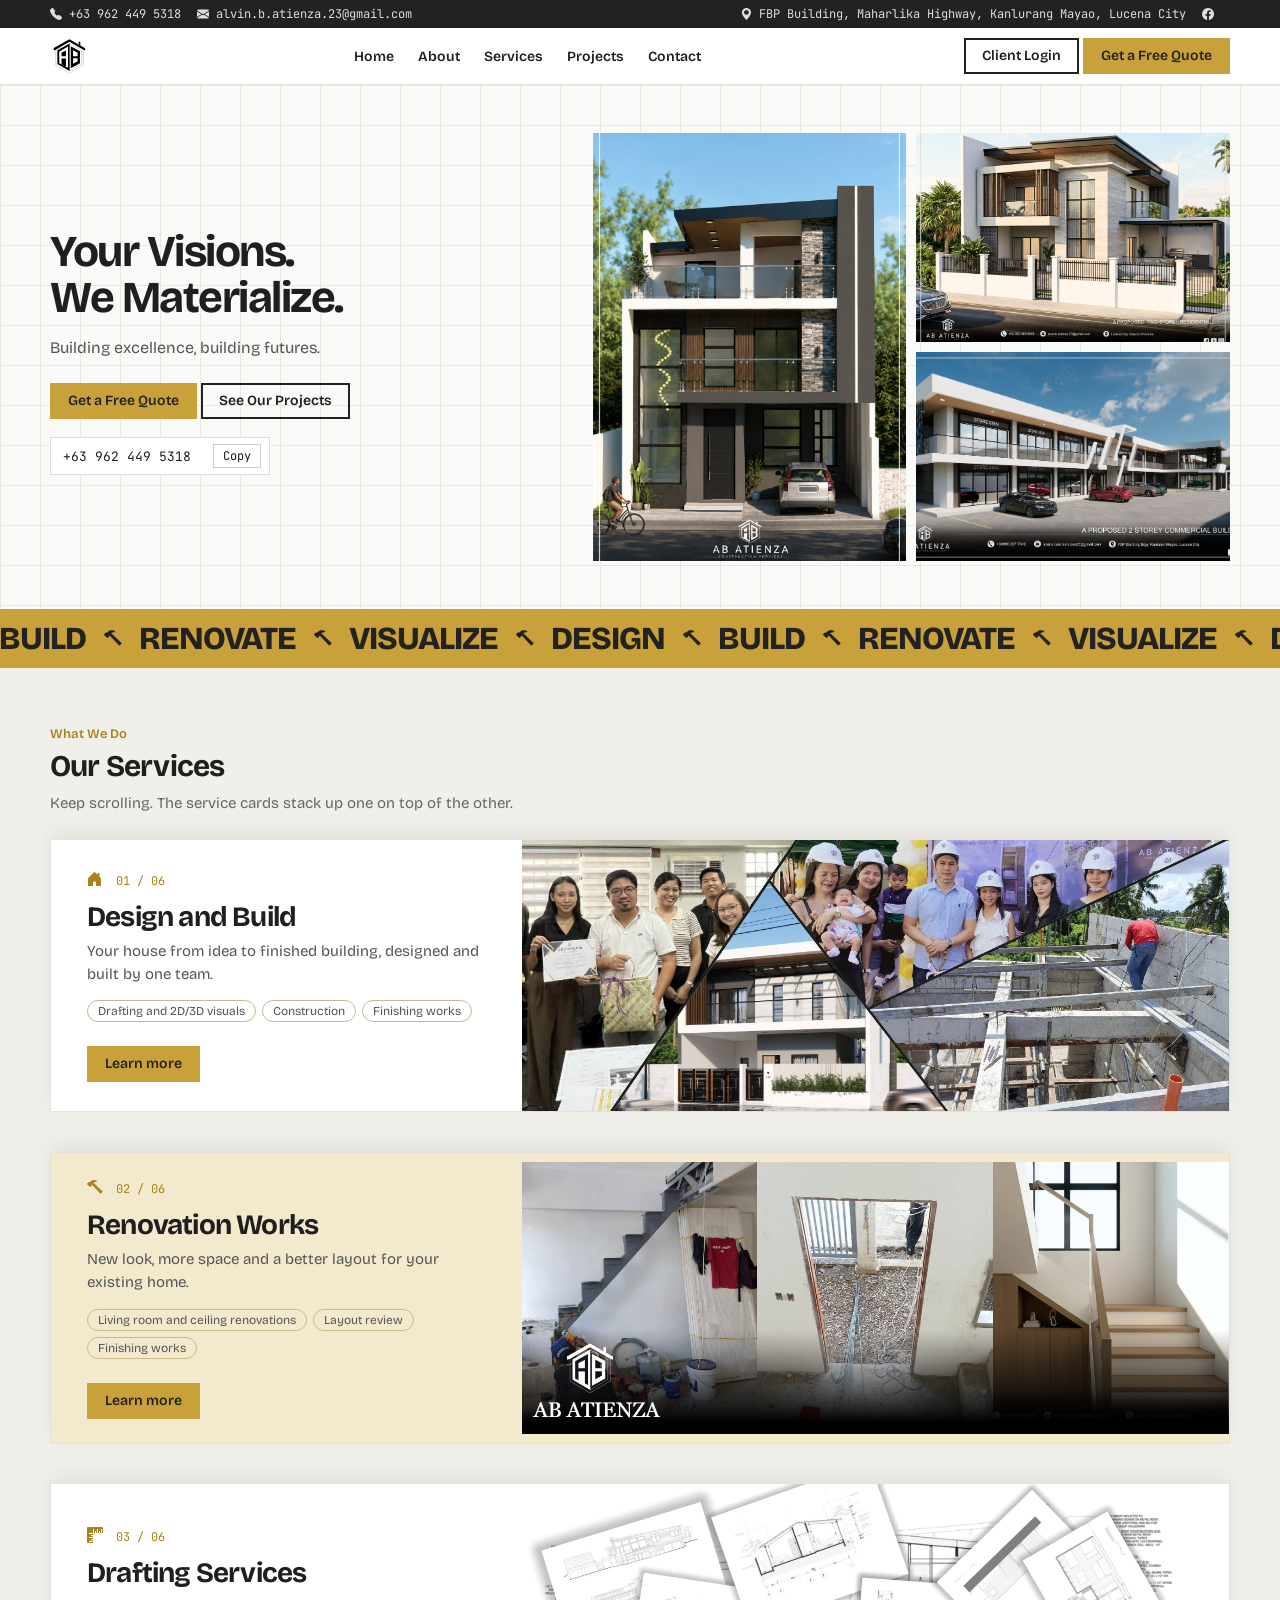
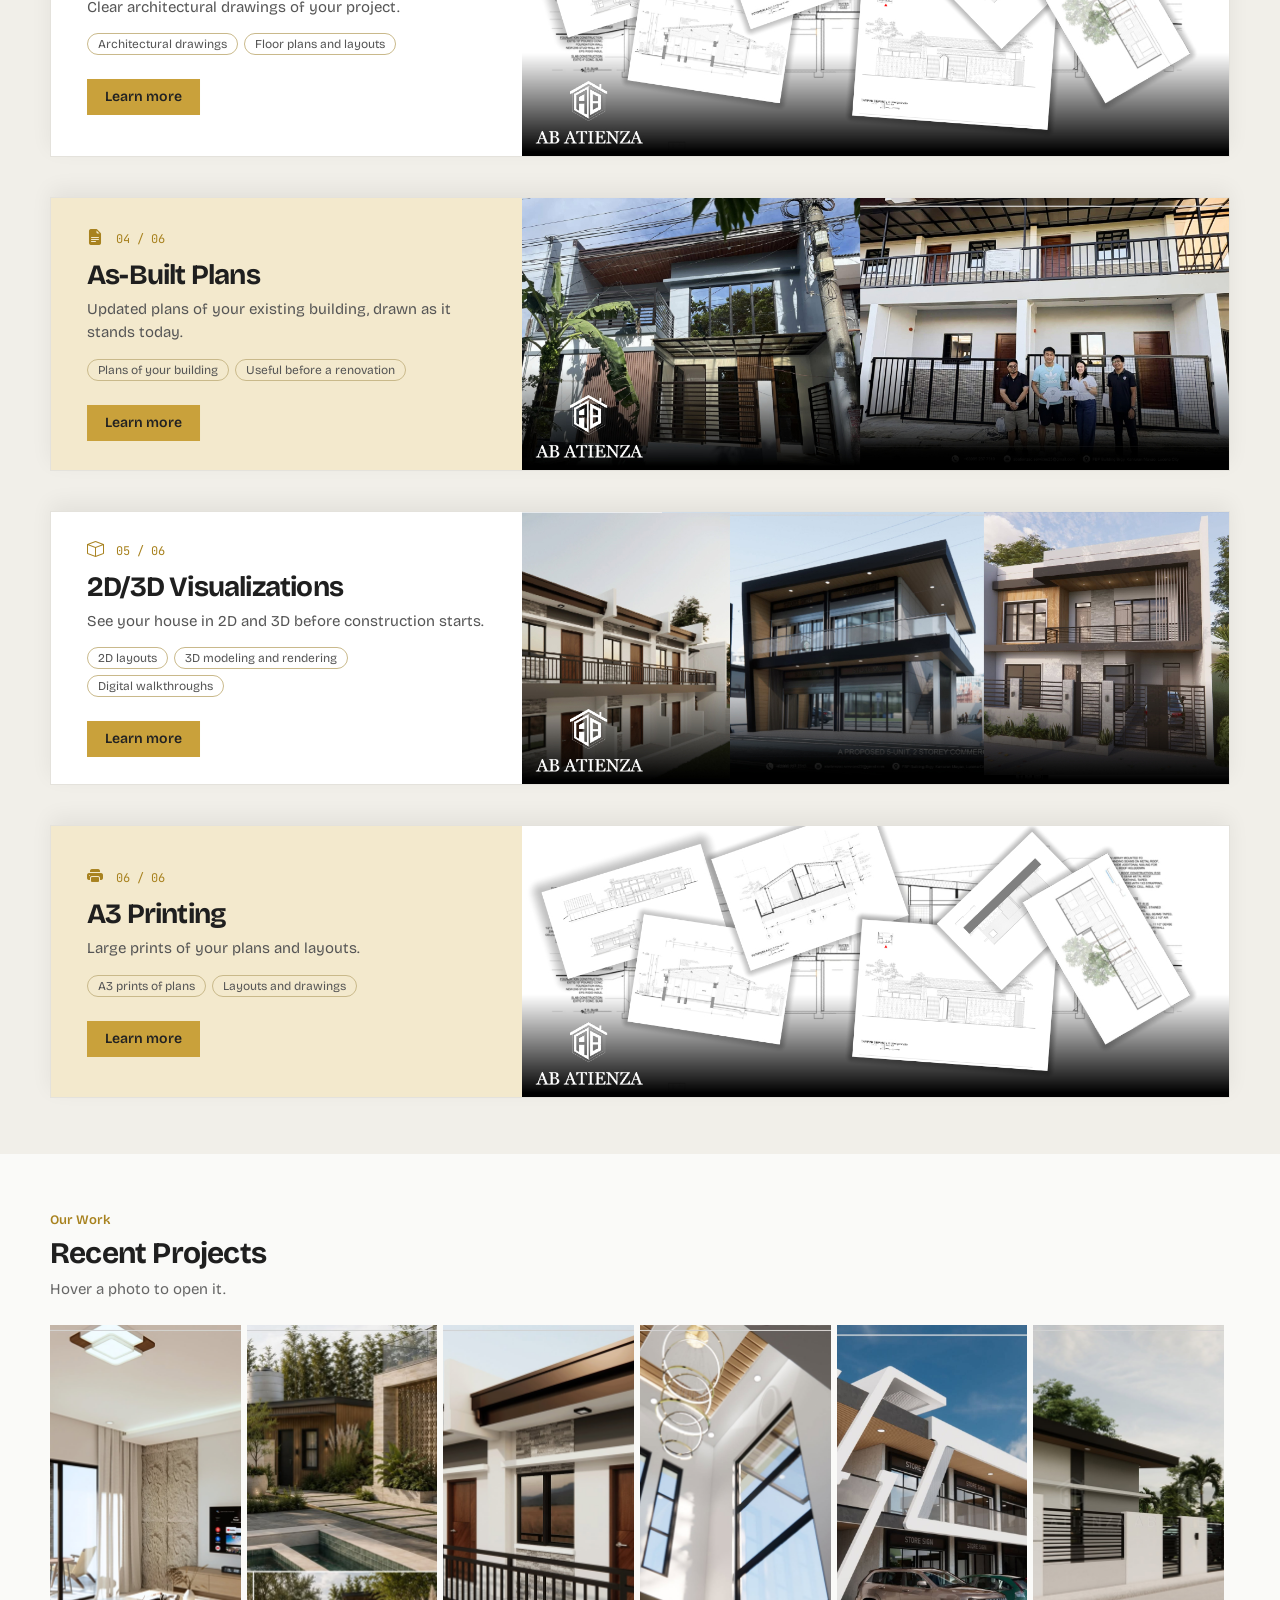
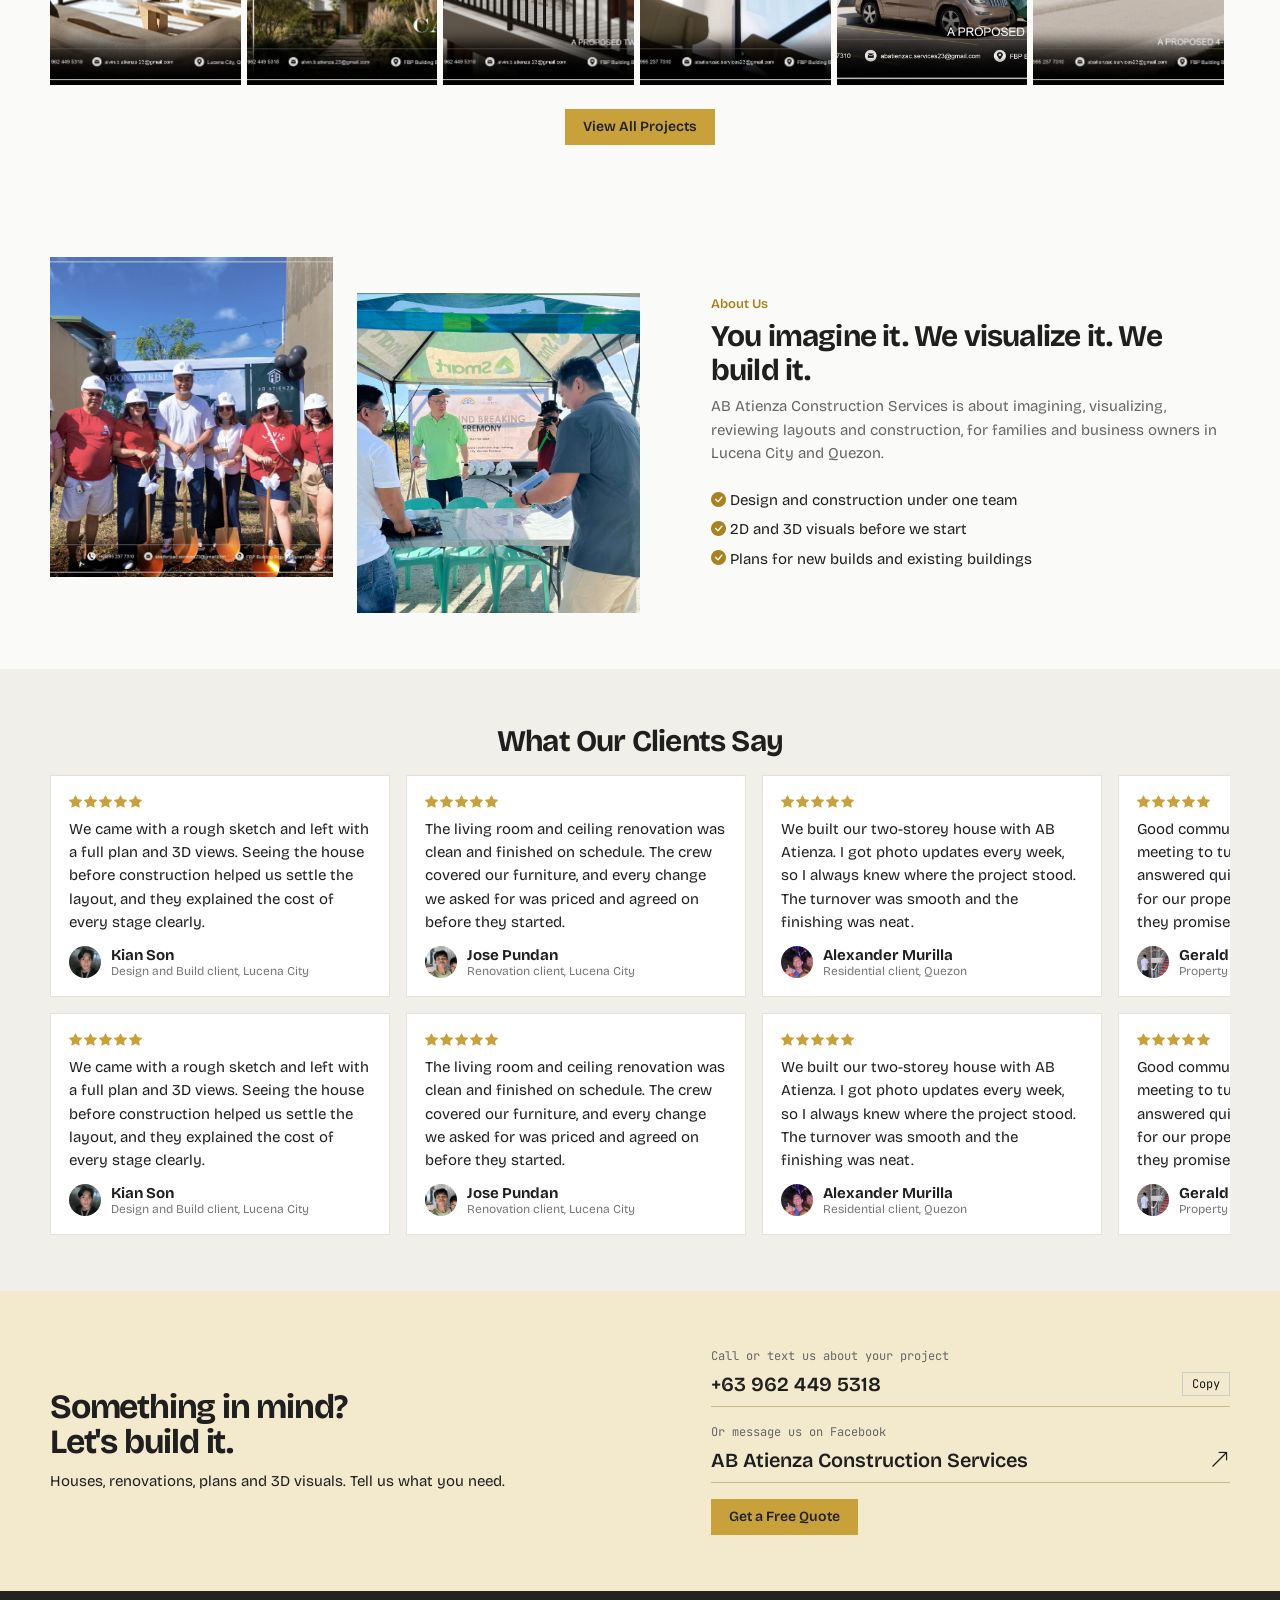
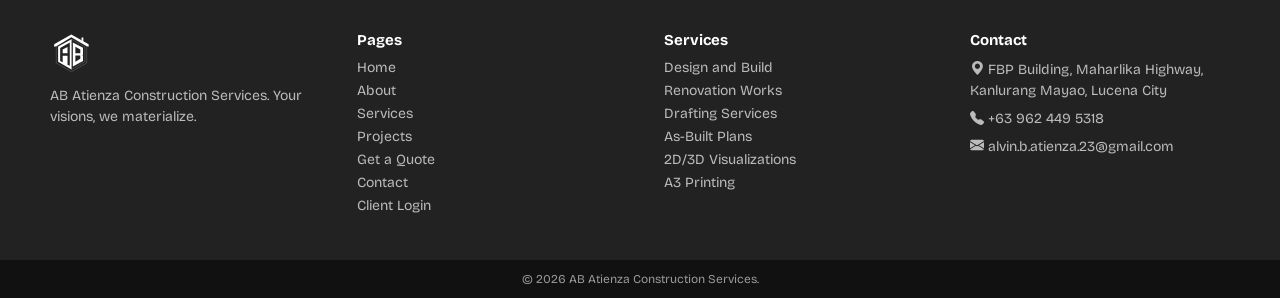
<file: index.html>
<!doctype html>
<html lang="en">
  <head>
    <meta charset="UTF-8" />
    <meta name="viewport" content="width=device-width, initial-scale=1" />
    <title>AB Atienza Construction Services | Lucena City</title>
    <link rel="preconnect" href="https://fonts.googleapis.com" />
    <link rel="preconnect" href="https://fonts.gstatic.com" crossorigin />
    <link
      rel="stylesheet"
      href="https://fonts.googleapis.com/css2?family=Bricolage+Grotesque:opsz,wght@12..96,400;12..96,600;12..96,800&family=JetBrains+Mono&display=swap"
    />
    <link
      rel="stylesheet"
      href="https://cdn.jsdelivr.net/npm/bootstrap-icons@1.13.1/font/bootstrap-icons.min.css"
    />
    <link rel="stylesheet" href="css/styles.css" />
    <link rel="stylesheet" href="css/mobile.css" />
  </head>
  <body>
    <!-- TOP BAR: contact details -->
    <div class="topbar">
      <div>
        <span><i class="bi bi-telephone-fill"></i> +63 962 449 5318</span
        ><span
          ><i class="bi bi-envelope-fill"></i>
          alvin.b.atienza.23@gmail.com</span
        >
      </div>
      <div>
        <span
          ><i class="bi bi-geo-alt-fill"></i> FBP Building, Maharlika Highway,
          Kanlurang Mayao, Lucena City</span
        ><a href="https://www.facebook.com/ABATIENZACONSTRUCTIONSERVICES/"
          ><i class="bi bi-facebook"></i
        ></a>
      </div>
    </div>

    <!-- NAVIGATION -->
    <header class="navbar">
      <!-- LOGO -->
      <a href="index.html"
        ><img src="images/ab-logo.svg" alt="AB Atienza logo"
      /></a>
      <nav class="menu">
        <a href="index.html">Home</a><a href="about.html">About</a
        ><a href="services.html">Services</a><a href="projects.html">Projects</a
        ><a href="contact.html">Contact</a>
      </nav>
      <div>
        <a class="btn2" href="portal/login.html">Client Login</a>
        <a class="btn" href="quote.html">Get a Free Quote</a>
      </div>
    </header>

    <!-- MAIN CONTENT -->
    <main>
      <!-- HERO: Your Visions. We Materialize. -->
      <section class="hero" id="hero">
        <div class="herotext">
          <h1>
            <span class="w1">Your Visions.</span>
            <span class="w2">We Materialize.</span>
          </h1>
          <p class="herosub">Building excellence, building futures.</p>
          <a class="btn" href="quote.html">Get a Free Quote</a>
          <a class="btn2" href="projects.html">See Our Projects</a>
          <div class="phonechip">
            <span>+63 962 449 5318</span
            ><button class="copybutton" onclick="copyPhone(this)">Copy</button>
          </div>
        </div>
        <div class="collage">
          <img
            src="images/collage/2.png"
            alt="Proposed residential renovation"
          />
          <img
            src="images/collage/1.jpg"
            alt="Proposed two-storey residential"
          />
          <img
            src="images/collage/3.jpg"
            alt="Proposed two-storey commercial building"
          />
        </div>
      </section>

      <!-- BAND: moving words -->
      <div class="band">
        <div class="bandtext" id="bandText">
          <div class="bandgroup">
            <span>DESIGN</span><i class="bi bi-hammer"></i><span>BUILD</span
            ><i class="bi bi-hammer"></i><span>RENOVATE</span
            ><i class="bi bi-hammer"></i><span>VISUALIZE</span
            ><i class="bi bi-hammer"></i>
          </div>
          <div class="bandgroup">
            <span>DESIGN</span><i class="bi bi-hammer"></i><span>BUILD</span
            ><i class="bi bi-hammer"></i><span>RENOVATE</span
            ><i class="bi bi-hammer"></i><span>VISUALIZE</span
            ><i class="bi bi-hammer"></i>
          </div>
          <div class="bandgroup">
            <span>DESIGN</span><i class="bi bi-hammer"></i><span>BUILD</span
            ><i class="bi bi-hammer"></i><span>RENOVATE</span
            ><i class="bi bi-hammer"></i><span>VISUALIZE</span
            ><i class="bi bi-hammer"></i>
          </div>
        </div>
      </div>

      <!-- SECTION: Our Services -->
      <section class="section gray">
        <p class="gold">What We Do</p>
        <h2 class="title">Our Services</h2>
        <p class="sub">
          Keep scrolling. The service cards stack up one on top of the other.
        </p>
        <div class="stack">
          <div class="stackcard">
            <div class="stacktext">
              <span class="stacknum"
                ><i class="bi bi-house-door-fill"></i> 01 / 06</span
              >
              <h3>Design and Build</h3>
              <p>
                Your house from idea to finished building, designed and built by
                one team.
              </p>
              <div class="stacktags">
                <span class="stacktag">Drafting and 2D/3D visuals</span
                ><span class="stacktag">Construction</span
                ><span class="stacktag">Finishing works</span>
              </div>
              <a class="btn" href="services.html">Learn more</a>
            </div>
            <img
              src="images/services/designtobuild.jpg"
              alt="Design and Build"
            />
          </div>
          <div class="stackcard">
            <div class="stacktext">
              <span class="stacknum"><i class="bi bi-hammer"></i> 02 / 06</span>
              <h3>Renovation Works</h3>
              <p>
                New look, more space and a better layout for your existing home.
              </p>
              <div class="stacktags">
                <span class="stacktag">Living room and ceiling renovations</span
                ><span class="stacktag">Layout review</span
                ><span class="stacktag">Finishing works</span>
              </div>
              <a class="btn" href="services.html">Learn more</a>
            </div>
            <img src="images/services/renovation.jpg" alt="Renovation Works" />
          </div>
          <div class="stackcard">
            <div class="stacktext">
              <span class="stacknum"><i class="bi bi-rulers"></i> 03 / 06</span>
              <h3>Drafting Services</h3>
              <p>Clear architectural drawings of your project.</p>
              <div class="stacktags">
                <span class="stacktag">Architectural drawings</span
                ><span class="stacktag">Floor plans and layouts</span>
              </div>
              <a class="btn" href="services.html">Learn more</a>
            </div>
            <img src="images/services/drawing.jpg" alt="Drafting Services" />
          </div>
          <div class="stackcard">
            <div class="stacktext">
              <span class="stacknum"
                ><i class="bi bi-file-earmark-text-fill"></i> 04 / 06</span
              >
              <h3>As-Built Plans</h3>
              <p>
                Updated plans of your existing building, drawn as it stands
                today.
              </p>
              <div class="stacktags">
                <span class="stacktag">Plans of your building</span
                ><span class="stacktag">Useful before a renovation</span>
              </div>
              <a class="btn" href="services.html">Learn more</a>
            </div>
            <img src="images/services/builtplans.jpg" alt="As-Built Plans" />
          </div>
          <div class="stackcard">
            <div class="stacktext">
              <span class="stacknum"><i class="bi bi-box"></i> 05 / 06</span>
              <h3>2D/3D Visualizations</h3>
              <p>See your house in 2D and 3D before construction starts.</p>
              <div class="stacktags">
                <span class="stacktag">2D layouts</span
                ><span class="stacktag">3D modeling and rendering</span
                ><span class="stacktag">Digital walkthroughs</span>
              </div>
              <a class="btn" href="services.html">Learn more</a>
            </div>
            <img
              src="images/services/drafting.jpg"
              alt="2D/3D Visualizations"
            />
          </div>
          <div class="stackcard">
            <div class="stacktext">
              <span class="stacknum"
                ><i class="bi bi-printer-fill"></i> 06 / 06</span
              >
              <h3>A3 Printing</h3>
              <p>Large prints of your plans and layouts.</p>
              <div class="stacktags">
                <span class="stacktag">A3 prints of plans</span
                ><span class="stacktag">Layouts and drawings</span>
              </div>
              <a class="btn" href="services.html">Learn more</a>
            </div>
            <img src="images/services/drawing.jpg" alt="A3 Printing" />
          </div>
        </div>
      </section>

      <!-- SECTION: Recent Projects -->
      <section class="section">
        <p class="gold">Our Work</p>
        <h2 class="title">Recent Projects</h2>
        <p class="sub">Hover a photo to open it.</p>
        <div class="panels">
          <div class="panel">
            <img
              src="images/recent-projects/livingroom.jpg"
              alt="Project 1"
            /><span>Living Room Renovation</span>
          </div>
          <div class="panel">
            <img
              src="images/recent-projects/casamaria.jpg"
              alt="Project 2"
            /><span>Casa Maria - Private Resort</span>
          </div>
          <div class="panel">
            <img
              src="images/recent-projects/residential.jpg"
              alt="Project 3"
            /><span>Two-Story Residential Building</span>
          </div>
          <div class="panel">
            <img
              src="images/recent-projects/highceiling.jpg"
              alt="Project 4"
            /><span>High Ceiling Renovation</span>
          </div>
          <div class="panel">
            <img
              src="images/recent-projects/commercial.jpg"
              alt="Project 5"
            /><span>Two-Story Commercial Building</span>
          </div>
          <div class="panel">
            <img
              src="images/recent-projects/bungalow.jpg"
              alt="Project 6"
            /><span>4 Bedroom Bungalow house</span>
          </div>
        </div>
        <p class="center">
          <a class="btn" href="projects.html">View All Projects</a>
        </p>
      </section>

      <!-- SECTION: You imagine it. We visualize it. We build it. -->
      <section class="section about">
        <div class="aboutpics">
          <img src="images/team.jpg" alt="Our work" /><img
            src="images/team2.jpg"
            alt="Our work"
          />
        </div>
        <div class="abouttext">
          <p class="gold">About Us</p>
          <h2 class="title">You imagine it. We visualize it. We build it.</h2>
          <p class="sub">
            AB Atienza Construction Services is about imagining, visualizing,
            reviewing layouts and construction, for families and business owners
            in Lucena City and Quezon.
          </p>
          <p class="check">
            <i class="bi bi-check-circle-fill"></i> Design and construction
            under one team
          </p>
          <p class="check">
            <i class="bi bi-check-circle-fill"></i> 2D and 3D visuals before we
            start
          </p>
          <p class="check">
            <i class="bi bi-check-circle-fill"></i> Plans for new builds and
            existing buildings
          </p>
        </div>
      </section>

      <!-- SECTION: What Our Clients Say -->
      <section class="section gray">
        <h2 class="title center">What Our Clients Say</h2>
        <div class="marquee">
          <div class="track" id="track1">
            <div class="review">
              <div class="stars">
                <i class="bi bi-star-fill"></i><i class="bi bi-star-fill"></i
                ><i class="bi bi-star-fill"></i><i class="bi bi-star-fill"></i
                ><i class="bi bi-star-fill"></i>
              </div>
              <p>
                We came with a rough sketch and left with a full plan and 3D
                views. Seeing the house before construction helped us settle the
                layout, and they explained the cost of every stage clearly.
              </p>
              <div class="person">
                <img src="images/clients/kian.png" alt="Kian Son" />
                <div>
                  <b>Kian Son</b
                  ><span>Design and Build client, Lucena City</span>
                </div>
              </div>
            </div>
            <div class="review">
              <div class="stars">
                <i class="bi bi-star-fill"></i><i class="bi bi-star-fill"></i
                ><i class="bi bi-star-fill"></i><i class="bi bi-star-fill"></i
                ><i class="bi bi-star-fill"></i>
              </div>
              <p>
                The living room and ceiling renovation was clean and finished on
                schedule. The crew covered our furniture, and every change we
                asked for was priced and agreed on before they started.
              </p>
              <div class="person">
                <img src="images/clients/jose.jpg" alt="Jose Pundan" />
                <div>
                  <b>Jose Pundan</b><span>Renovation client, Lucena City</span>
                </div>
              </div>
            </div>
            <div class="review">
              <div class="stars">
                <i class="bi bi-star-fill"></i><i class="bi bi-star-fill"></i
                ><i class="bi bi-star-fill"></i><i class="bi bi-star-fill"></i
                ><i class="bi bi-star-fill"></i>
              </div>
              <p>
                We built our two-storey house with AB Atienza. I got photo
                updates every week, so I always knew where the project stood.
                The turnover was smooth and the finishing was neat.
              </p>
              <div class="person">
                <img src="images/clients/alex.jpg" alt="Alexander Murilla" />
                <div>
                  <b>Alexander Murilla</b
                  ><span>Residential client, Quezon</span>
                </div>
              </div>
            </div>
            <div class="review">
              <div class="stars">
                <i class="bi bi-star-fill"></i><i class="bi bi-star-fill"></i
                ><i class="bi bi-star-fill"></i><i class="bi bi-star-fill"></i
                ><i class="bi bi-star-fill"></i>
              </div>
              <p>
                Good communication from the first meeting to turnover. Messages
                were answered quickly, and the as-built plans for our property
                were ready on the date they promised.
              </p>
              <div class="person">
                <img src="images/clients/gerald.jpg" alt="Gerald Tesbe" />
                <div>
                  <b>Gerald Tesbe</b><span>Property owner, Lucena City</span>
                </div>
              </div>
            </div>
          </div>
        </div>
        <div class="marquee"><div class="track back" id="track2"></div></div>
      </section>

      <!-- SECTION: Something in mind? Let's build it. -->
      <section class="cta">
        <div class="ctatext">
          <h2>Something in mind?<br />Let's build it.</h2>
          <p>
            Houses, renovations, plans and 3D visuals. Tell us what you need.
          </p>
        </div>
        <div class="ctabox">
          <p class="hint2">Call or text us about your project</p>
          <div class="ctaline">
            <a href="tel:+639624495318">+63 962 449 5318</a
            ><button class="copybutton" onclick="copyPhone(this)">Copy</button>
          </div>
          <p class="hint2">Or message us on Facebook</p>
          <div class="ctaline">
            <a href="https://www.facebook.com/ABATIENZACONSTRUCTIONSERVICES/"
              >AB Atienza Construction Services</a
            ><i class="bi bi-arrow-up-right"></i>
          </div>
          <a class="btn" href="quote.html">Get a Free Quote</a>
        </div>
      </section>
    </main>

    <!-- FOOTER -->
    <footer>
      <div class="footer">
        <div class="fcol">
          <img src="images/ab-logo-footer.svg" alt="AB Atienza logo" />
          <p>AB Atienza Construction Services. Your visions, we materialize.</p>
        </div>
        <div class="fcol">
          <h3>Pages</h3>
          <a href="index.html">Home</a><a href="about.html">About</a
          ><a href="services.html">Services</a
          ><a href="projects.html">Projects</a
          ><a href="quote.html">Get a Quote</a><a href="contact.html">Contact</a
          ><a href="portal/login.html">Client Login</a>
        </div>
        <div class="fcol">
          <h3>Services</h3>
          <a href="services.html">Design and Build</a
          ><a href="services.html">Renovation Works</a
          ><a href="services.html">Drafting Services</a
          ><a href="services.html">As-Built Plans</a
          ><a href="services.html">2D/3D Visualizations</a
          ><a href="services.html">A3 Printing</a>
        </div>
        <div class="fcol">
          <h3>Contact</h3>
          <p>
            <i class="bi bi-geo-alt-fill"></i> FBP Building, Maharlika Highway,
            Kanlurang Mayao, Lucena City
          </p>
          <p><i class="bi bi-telephone-fill"></i> +63 962 449 5318</p>
          <p>
            <i class="bi bi-envelope-fill"></i> alvin.b.atienza.23@gmail.com
          </p>
        </div>
      </div>
      <div class="copy">&copy; 2026 AB Atienza Construction Services.</div>
    </footer>

    <script src="js/main.js"></script>
  </body>
</html>
</file>
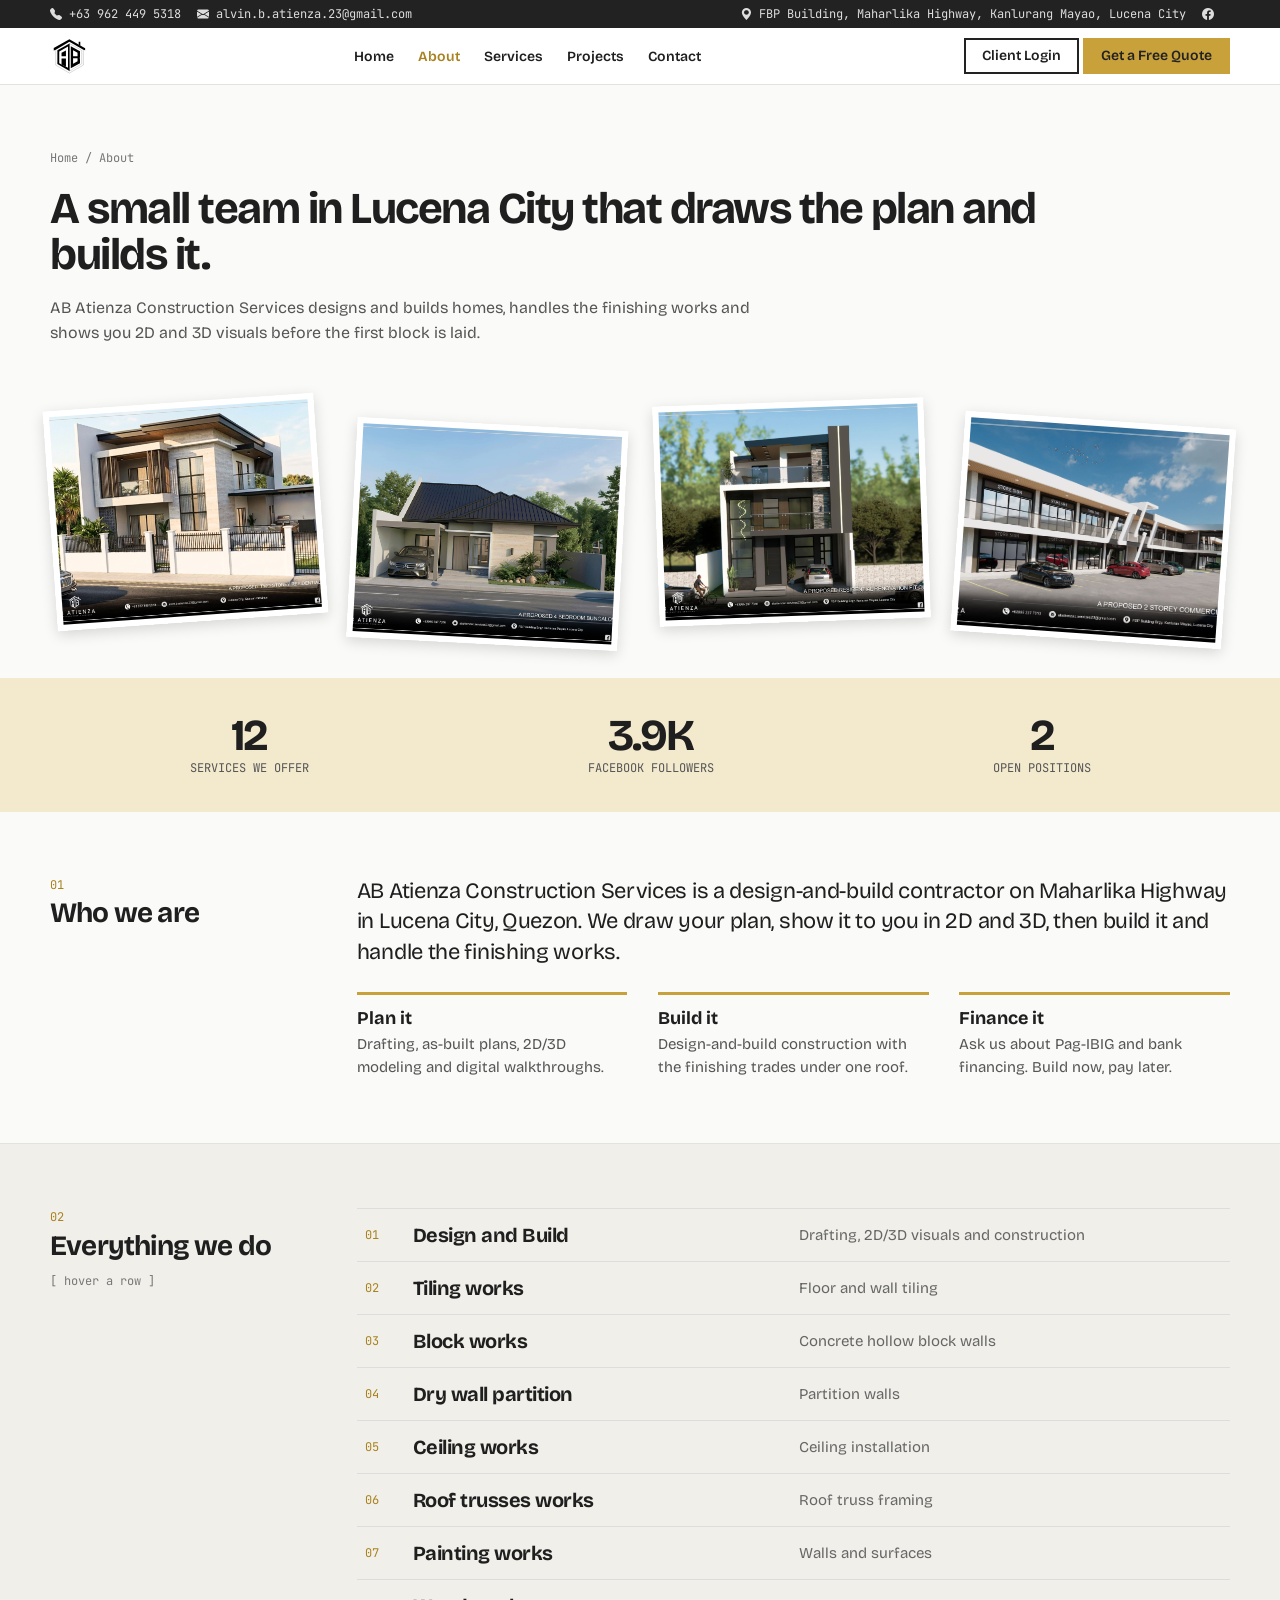
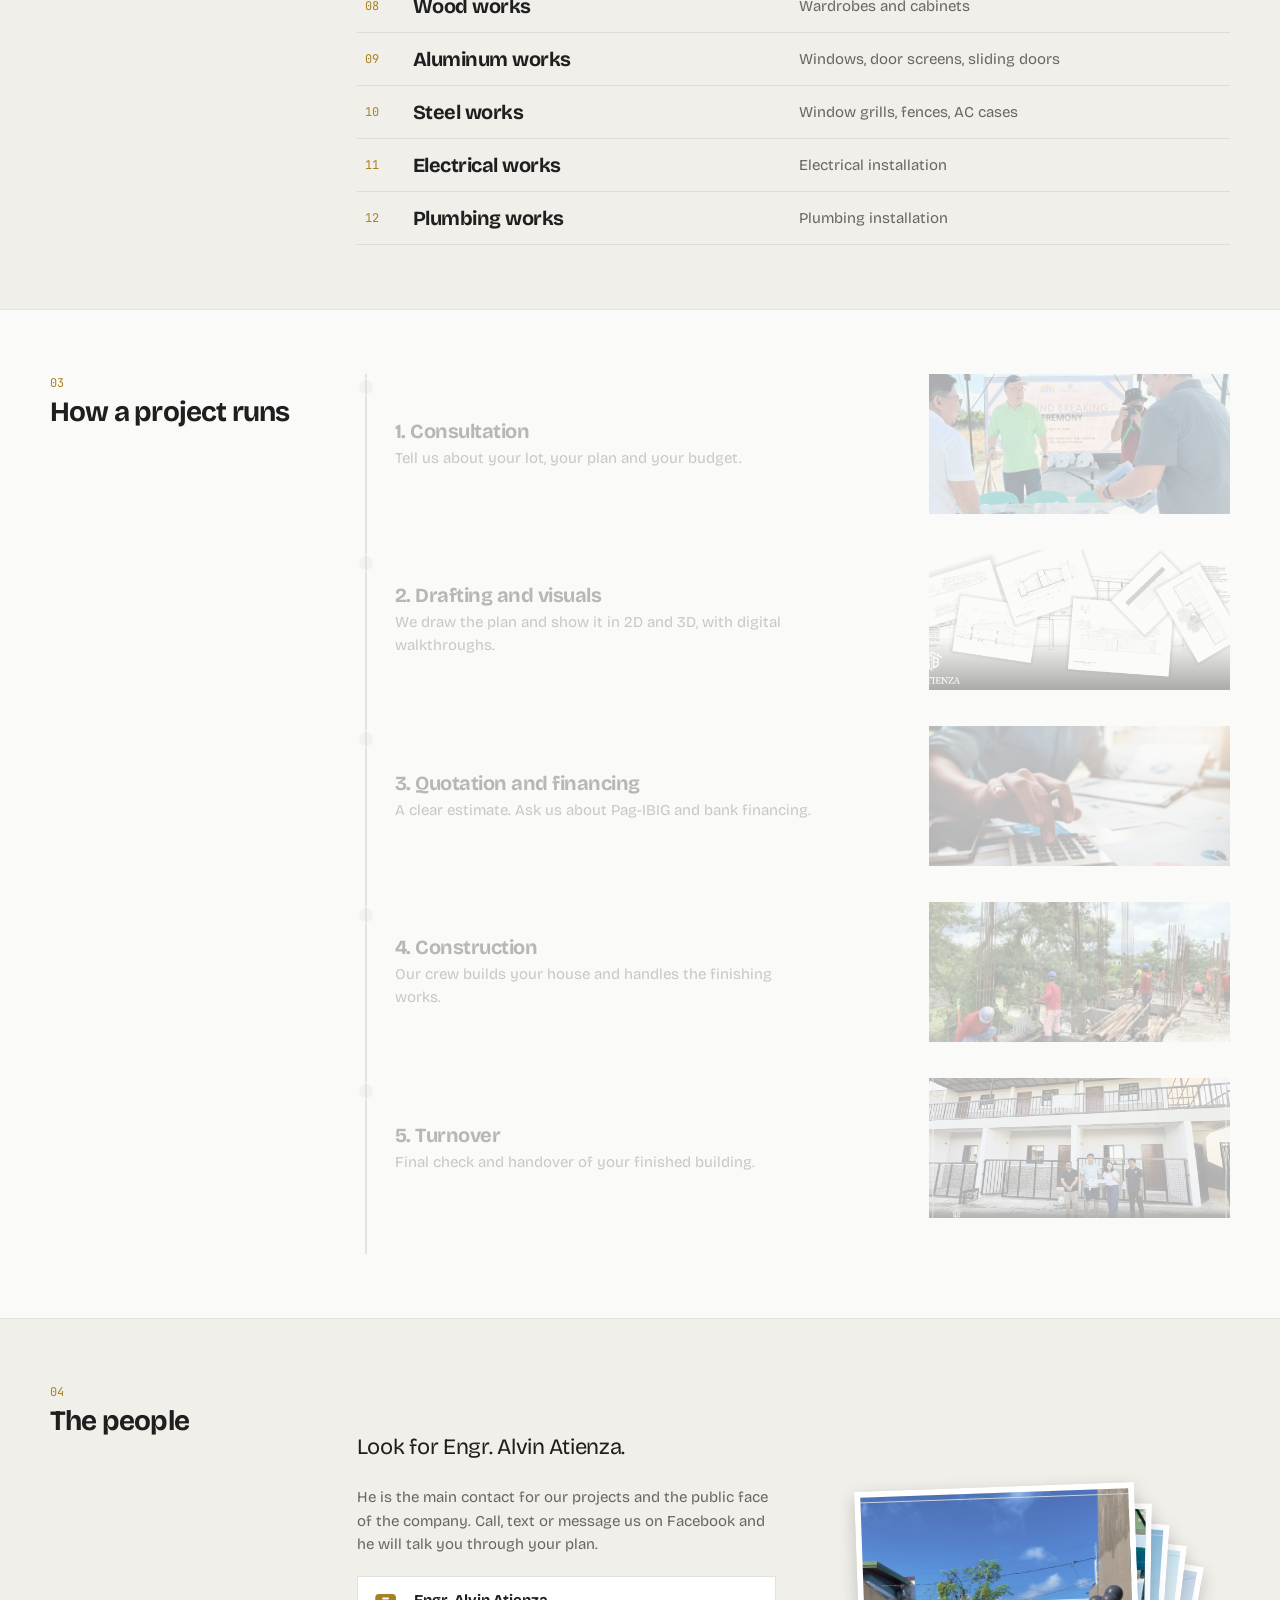
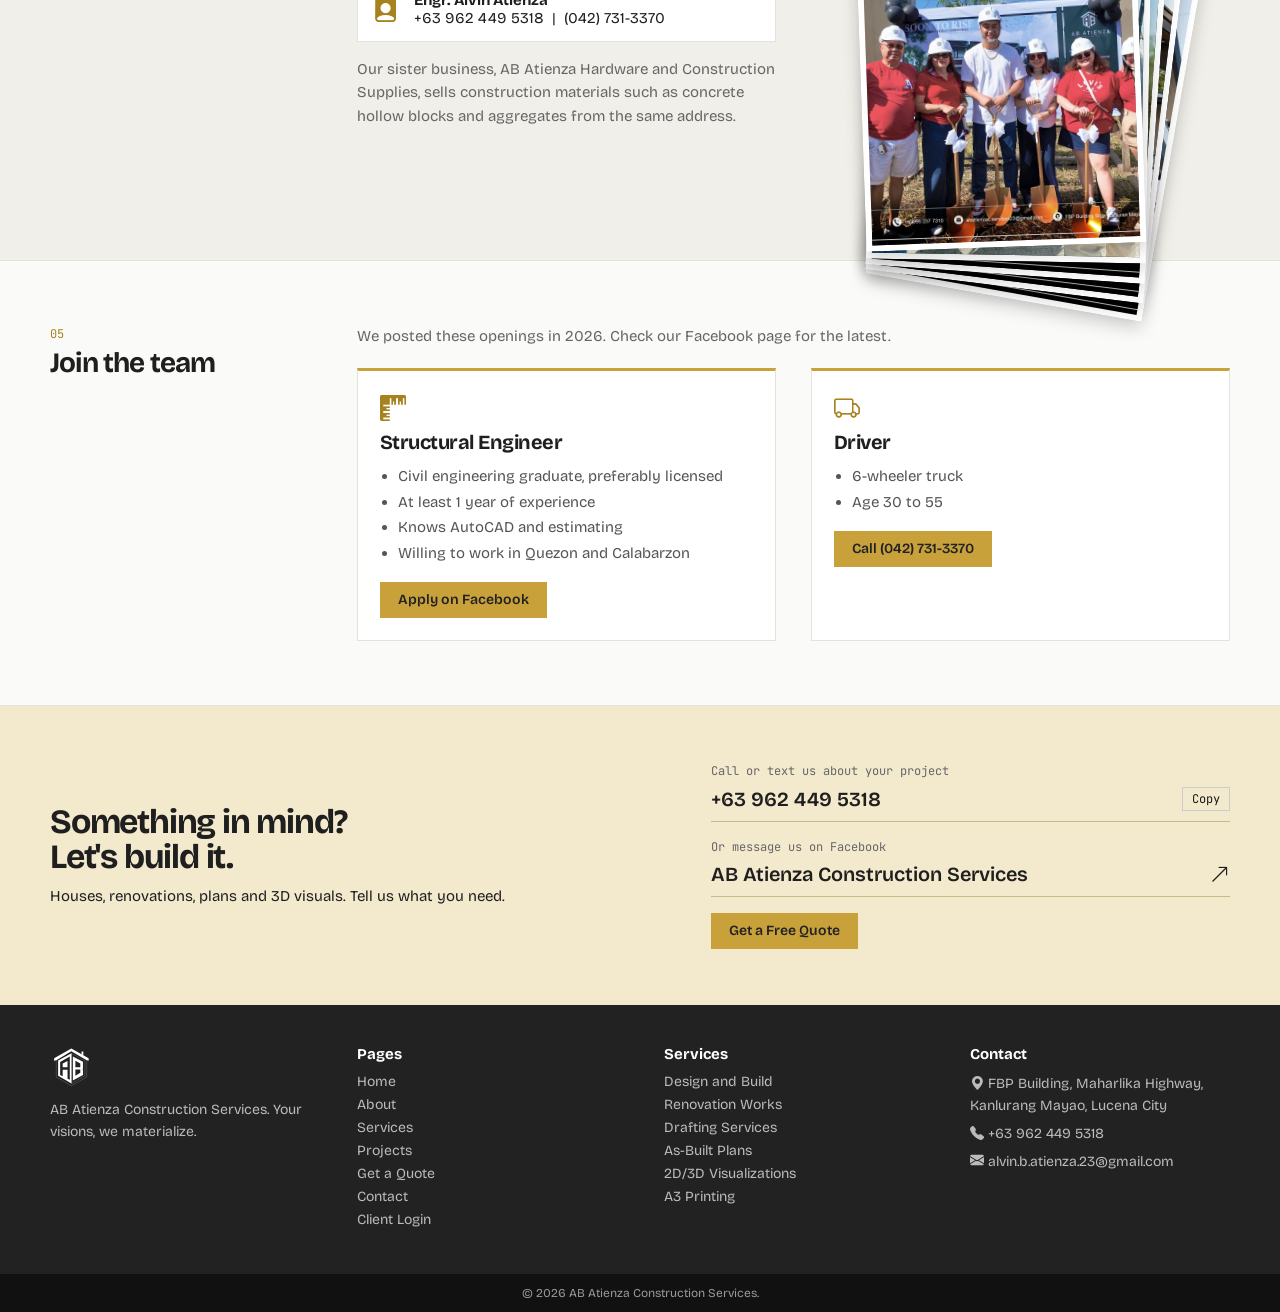
<file: about.html>
<!doctype html>
<html lang="en">
  <head>
    <meta charset="UTF-8" />
    <meta name="viewport" content="width=device-width, initial-scale=1" />
    <title>About Us | AB Atienza Construction Services</title>
    <link rel="preconnect" href="https://fonts.googleapis.com" />
    <link rel="preconnect" href="https://fonts.gstatic.com" crossorigin />
    <link
      rel="stylesheet"
      href="https://fonts.googleapis.com/css2?family=Bricolage+Grotesque:opsz,wght@12..96,400;12..96,600;12..96,800&family=JetBrains+Mono&display=swap"
    />
    <link
      rel="stylesheet"
      href="https://cdn.jsdelivr.net/npm/bootstrap-icons@1.13.1/font/bootstrap-icons.min.css"
    />
    <link rel="stylesheet" href="css/styles.css" />
    <link rel="stylesheet" href="css/about.css" />
    <link rel="stylesheet" href="css/mobile.css" />
  </head>
  <body>
    <!-- TOP BAR: contact details -->
    <div class="topbar">
      <div>
        <span><i class="bi bi-telephone-fill"></i> +63 962 449 5318</span
        ><span
          ><i class="bi bi-envelope-fill"></i>
          alvin.b.atienza.23@gmail.com</span
        >
      </div>
      <div>
        <span
          ><i class="bi bi-geo-alt-fill"></i> FBP Building, Maharlika Highway,
          Kanlurang Mayao, Lucena City</span
        ><a href="https://www.facebook.com/ABATIENZACONSTRUCTIONSERVICES/"
          ><i class="bi bi-facebook"></i
        ></a>
      </div>
    </div>

    <!-- NAVIGATION -->
    <header class="navbar">
      <a href="index.html"
        ><img src="images/ab-logo.svg" alt="AB Atienza logo"
      /></a>
      <nav class="menu">
        <a href="index.html">Home</a
        ><a class="active" href="about.html">About</a
        ><a href="services.html">Services</a><a href="projects.html">Projects</a
        ><a href="contact.html">Contact</a>
      </nav>
      <div>
        <a class="btn2" href="portal/login.html">Client Login</a>
        <a class="btn" href="quote.html">Get a Free Quote</a>
      </div>
    </header>

    <!-- MAIN CONTENT -->
    <main>

      <!-- HERO: A small team in Lucena City that draws the plan an -->
      <section class="intro">
        <p class="crumb"><a href="index.html">Home</a> / About</p>
        <h1>
          A small team in Lucena City that draws the plan and builds it.
        </h1>
        <p class="introsub">
          AB Atienza Construction Services designs and builds homes, handles the
          finishing works and shows you 2D and 3D visuals before the first block
          is laid.
        </p>
      </section>

      <!-- PHOTO SCATTER -->
      <div class="scatter">
        <img src="images/builds/1.jpg" alt="Our project" />
        <img src="images/builds/2.jpg" alt="Our project" />
        <img src="images/builds/3.jpg" alt="Our project" />
        <img src="images/builds/4.jpg" alt="Our project" />
      </div>

      <!-- STATS -->
      <section class="stats">
        <div><b>12</b><span>SERVICES WE OFFER</span></div>
        <div><b>3.9K</b><span>FACEBOOK FOLLOWERS</span></div>
        <div><b>2</b><span>OPEN POSITIONS</span></div>
      </section>

      <!-- SECTION: Who we are -->
      <section class="block">
        <div class="side">
          <p class="num">01</p>
          <h2>Who we are</h2>
        </div>
        <div class="main">
          <p class="bigtext">
            AB Atienza Construction Services is a design-and-build contractor on
            Maharlika Highway in Lucena City, Quezon. We draw your plan, show it
            to you in 2D and 3D, then build it and handle the finishing works.
          </p>
          <div class="threecols">
            <div class="mini">
              <h3>Plan it</h3>
              <p>
                Drafting, as-built plans, 2D/3D modeling and digital walkthroughs.
              </p>
            </div>
            <div class="mini">
              <h3>Build it</h3>
              <p>
                Design-and-build construction with the finishing trades under one
                roof.
              </p>
            </div>
            <div class="mini">
              <h3>Finance it</h3>
              <p>
                Ask us about Pag-IBIG and bank financing. Build now, pay later.
              </p>
            </div>
          </div>
        </div>
      </section>

      <!-- SECTION: Everything we do -->
      <section class="block gray">
        <div class="side">
          <p class="num">02</p>
          <h2>Everything we do</h2>
          <p class="smallhint">[ hover a row ]</p>
        </div>
        <div class="main">
          <div
            class="list"
            onmousemove="movePreview(event)"
            onmouseleave="hidePreview()"
          >
            <div
              class="row"
              onmouseover="showPreview('images/services/designtobuild.jpg')"
            >
              <span>01</span><b>Design and Build</b>
              <p>Drafting, 2D/3D visuals and construction</p>
            </div>
            <div
              class="row"
              onmouseover="showPreview('images/services/tiling.jpg')"
            >
              <span>02</span><b>Tiling works</b>
              <p>Floor and wall tiling</p>
            </div>
            <div
              class="row"
              onmouseover="showPreview('images/services/blockwork.jpg')"
            >
              <span>03</span><b>Block works</b>
              <p>Concrete hollow block walls</p>
            </div>
            <div
              class="row"
              onmouseover="showPreview('images/services/drywall.jpg')"
            >
              <span>04</span><b>Dry wall partition</b>
              <p>Partition walls</p>
            </div>
            <div
              class="row"
              onmouseover="showPreview('images/services/ceiling.jpg')"
            >
              <span>05</span><b>Ceiling works</b>
              <p>Ceiling installation</p>
            </div>
            <div
              class="row"
              onmouseover="showPreview('images/services/rooftrusses.jpg')"
            >
              <span>06</span><b>Roof trusses works</b>
              <p>Roof truss framing</p>
            </div>
            <div
              class="row"
              onmouseover="showPreview('images/services/painting.jpg')"
            >
              <span>07</span><b>Painting works</b>
              <p>Walls and surfaces</p>
            </div>
            <div
              class="row"
              onmouseover="showPreview('images/services/woodwork.jpg')"
            >
              <span>08</span><b>Wood works</b>
              <p>Wardrobes and cabinets</p>
            </div>
            <div
              class="row"
              onmouseover="showPreview('images/services/aluminum.jpg')"
            >
              <span>09</span><b>Aluminum works</b>
              <p>Windows, door screens, sliding doors</p>
            </div>
            <div
              class="row"
              onmouseover="showPreview('images/services/steelwork.jpg')"
            >
              <span>10</span><b>Steel works</b>
              <p>Window grills, fences, AC cases</p>
            </div>
            <div
              class="row"
              onmouseover="showPreview('images/services/electricalwork.jpg')"
            >
              <span>11</span><b>Electrical works</b>
              <p>Electrical installation</p>
            </div>
            <div
              class="row"
              onmouseover="showPreview('images/services/plumbing.jpg')"
            >
              <span>12</span><b>Plumbing works</b>
              <p>Plumbing installation</p>
            </div>
          </div>
        </div>
      </section>
      <img class="preview" id="preview" src="images/builds/1.jpg" alt="Preview" />

      <!-- SECTION: How a project runs -->
      <section class="block">
        <div class="side">
          <p class="num">03</p>
          <h2>How a project runs</h2>
        </div>
        <div class="main">
          <div class="steps">
            <div class="step">
              <i class="dot"></i>
              <div class="steptext">
                <h3>1. Consultation</h3>
                <p>Tell us about your lot, your plan and your budget.</p>
              </div>
              <img src="images/team2.jpg" alt="Meeting with the team" />
            </div>
            <div class="step">
              <i class="dot"></i>
              <div class="steptext">
                <h3>2. Drafting and visuals</h3>
                <p>
                  We draw the plan and show it in 2D and 3D, with digital
                  walkthroughs.
                </p>
              </div>
              <img src="images/services/drawing.jpg" alt="Drafting" />
            </div>
            <div class="step">
              <i class="dot"></i>
              <div class="steptext">
                <h3>3. Quotation and financing</h3>
                <p>A clear estimate. Ask us about Pag-IBIG and bank financing.</p>
              </div>
              <img src="images/services/financing.jpg" alt="Plans" />
            </div>
            <div class="step">
              <i class="dot"></i>
              <div class="steptext">
                <h3>4. Construction</h3>
                <p>Our crew builds your house and handles the finishing works.</p>
              </div>
              <img src="images/services/construction.jpg" alt="Construction" />
            </div>
            <div class="step">
              <i class="dot"></i>
              <div class="steptext">
                <h3>5. Turnover</h3>
                <p>Final check and handover of your finished building.</p>
              </div>
              <img src="images/after.jpg" alt="Finished house" />
            </div>
          </div>
        </div>
      </section>

      <!-- SECTION: The people -->
      <section class="block gray">
        <div class="side">
          <p class="num">04</p>
          <h2>The people</h2>
        </div>
        <div class="main people">
          <div class="peopletext">
            <p class="bigtext">Look for Engr. Alvin Atienza.</p>
            <p class="sub">
              He is the main contact for our projects and the public face of the
              company. Call, text or message us on Facebook and he will talk you
              through your plan.
            </p>
            <div class="contactcard">
              <i class="bi bi-person-badge-fill"></i>
              <div>
                <b>Engr. Alvin Atienza</b><br />+63 962 449 5318 &nbsp;|&nbsp;
                (042) 731-3370
              </div>
            </div>
            <p class="sub">
              Our sister business, AB Atienza Hardware and Construction Supplies,
              sells construction materials such as concrete hollow blocks and
              aggregates from the same address.
            </p>
          </div>
          <div class="stackbox">
            <div class="stack" onclick="nextCard()">
              <img
                class="stackcard"
                src="images/team.jpg"
                alt="Groundbreaking ceremony with the team"
              />
              <img
                class="stackcard"
                src="images/team2.jpg"
                alt="Groundbreaking ceremony"
              />
              <img
                class="stackcard"
                src="images/builds/3.jpg"
                alt="Our project"
              />
              <img
                class="stackcard"
                src="images/collage/1.jpg"
                alt="Our project"
              />
              <img
                class="stackcard"
                src="images/builds/5.jpg"
                alt="Our project"
              />
            </div>
            <p class="stackhint">
              [ click the photos ] <span id="stackCount">1 / 5</span>
            </p>
          </div>
        </div>
      </section>

      <!-- SECTION: Join the team -->
      <section class="block">
        <div class="side">
          <p class="num">05</p>
          <h2>Join the team</h2>
        </div>
        <div class="main">
          <p class="sub">
            We posted these openings in 2026. Check our Facebook page for the
            latest.
          </p>
          <div class="jobs">
            <div class="job">
              <i class="bi bi-rulers"></i>
              <h3>Structural Engineer</h3>
              <ul>
                <li>Civil engineering graduate, preferably licensed</li>
                <li>At least 1 year of experience</li>
                <li>Knows AutoCAD and estimating</li>
                <li>Willing to work in Quezon and Calabarzon</li>
              </ul>
              <a
                class="btn"
                href="https://www.facebook.com/ABATIENZACONSTRUCTIONSERVICES/"
                >Apply on Facebook</a
              >
            </div>
            <div class="job">
              <i class="bi bi-truck"></i>
              <h3>Driver</h3>
              <ul>
                <li>6-wheeler truck</li>
                <li>Age 30 to 55</li>
              </ul>
              <a class="btn" href="tel:+63429813370">Call (042) 731-3370</a>
            </div>
          </div>
        </div>
      </section>

      <!-- SECTION: Something in mind? Let's build it. -->
      <section class="cta">
        <div class="ctatext">
          <h2>Something in mind?<br />Let's build it.</h2>
          <p>Houses, renovations, plans and 3D visuals. Tell us what you need.</p>
        </div>
        <div class="ctabox">
          <p class="hint2">Call or text us about your project</p>
          <div class="ctaline">
            <a href="tel:+639624495318">+63 962 449 5318</a
            ><button class="copybutton" onclick="copyPhone(this)">Copy</button>
          </div>
          <p class="hint2">Or message us on Facebook</p>
          <div class="ctaline">
            <a href="https://www.facebook.com/ABATIENZACONSTRUCTIONSERVICES/"
              >AB Atienza Construction Services</a
            ><i class="bi bi-arrow-up-right"></i>
          </div>
          <a class="btn" href="quote.html">Get a Free Quote</a>
        </div>
      </section>

    </main>

    <!-- FOOTER -->
    <footer>
      <div class="footer">
        <div class="fcol">
          <img src="images/ab-logo-footer.svg" alt="AB Atienza logo" />
          <p>AB Atienza Construction Services. Your visions, we materialize.</p>
        </div>
        <div class="fcol">
          <h3>Pages</h3>
          <a href="index.html">Home</a><a href="about.html">About</a
          ><a href="services.html">Services</a><a href="projects.html">Projects</a
          ><a href="quote.html">Get a Quote</a><a href="contact.html">Contact</a
          ><a href="portal/login.html">Client Login</a>
        </div>
        <div class="fcol">
          <h3>Services</h3>
          <a href="services.html">Design and Build</a
          ><a href="services.html">Renovation Works</a
          ><a href="services.html">Drafting Services</a
          ><a href="services.html">As-Built Plans</a
          ><a href="services.html">2D/3D Visualizations</a
          ><a href="services.html">A3 Printing</a>
        </div>
        <div class="fcol">
          <h3>Contact</h3>
          <p>
            <i class="bi bi-geo-alt-fill"></i> FBP Building, Maharlika Highway,
            Kanlurang Mayao, Lucena City
          </p>
          <p><i class="bi bi-telephone-fill"></i> +63 962 449 5318</p>
          <p><i class="bi bi-envelope-fill"></i> alvin.b.atienza.23@gmail.com</p>
        </div>
      </div>
      <div class="copy">
        &copy; 2026 AB Atienza Construction Services.
      </div>
    </footer>

    <script src="js/about.js"></script>
  </body>
</html>
</file>
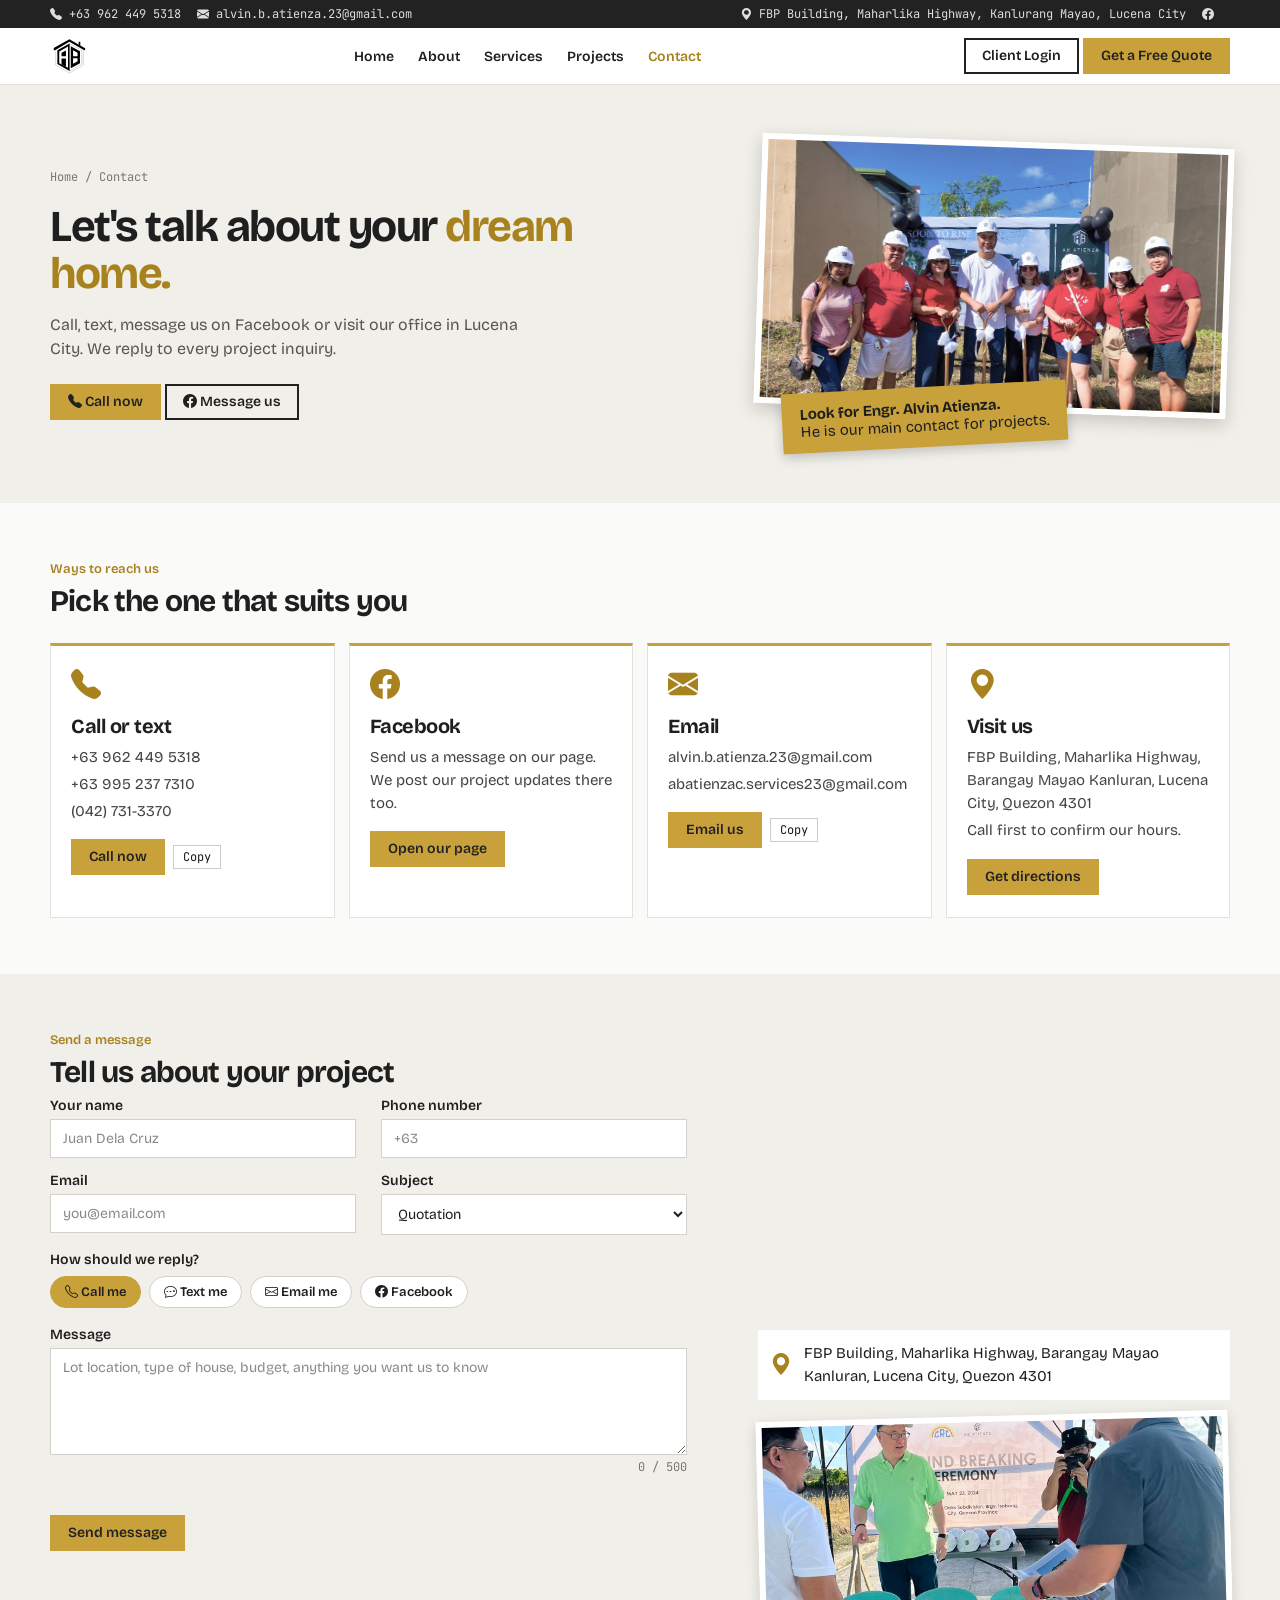
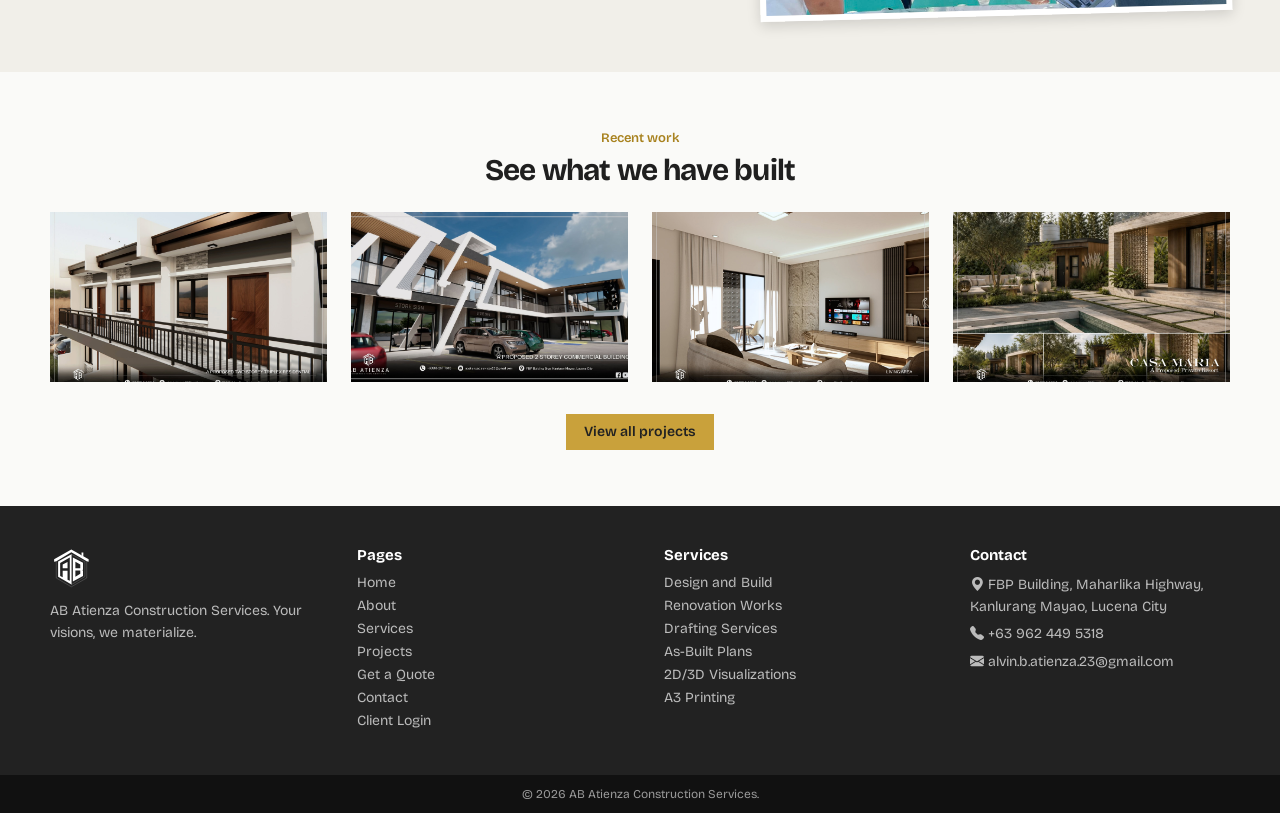
<file: contact.html>
<!doctype html>
<html lang="en">
  <head>
    <meta charset="UTF-8" />
    <meta name="viewport" content="width=device-width, initial-scale=1" />
    <title>Contact | AB Atienza Construction Services</title>
    <link rel="preconnect" href="https://fonts.googleapis.com" />
    <link rel="preconnect" href="https://fonts.gstatic.com" crossorigin />
    <link
      rel="stylesheet"
      href="https://fonts.googleapis.com/css2?family=Bricolage+Grotesque:opsz,wght@12..96,400;12..96,600;12..96,800&family=JetBrains+Mono&display=swap"
    />
    <link
      rel="stylesheet"
      href="https://cdn.jsdelivr.net/npm/bootstrap-icons@1.13.1/font/bootstrap-icons.min.css"
    />
    <link rel="stylesheet" href="css/styles.css" />
    <link rel="stylesheet" href="css/contact.css" />
    <link rel="stylesheet" href="css/mobile.css" />
  </head>
  <body>
    <!-- TOP BAR: contact details -->
    <div class="topbar">
      <div>
        <span><i class="bi bi-telephone-fill"></i> +63 962 449 5318</span
        ><span
          ><i class="bi bi-envelope-fill"></i>
          alvin.b.atienza.23@gmail.com</span
        >
      </div>
      <div>
        <span
          ><i class="bi bi-geo-alt-fill"></i> FBP Building, Maharlika Highway,
          Kanlurang Mayao, Lucena City</span
        ><a href="https://www.facebook.com/ABATIENZACONSTRUCTIONSERVICES/"
          ><i class="bi bi-facebook"></i
        ></a>
      </div>
    </div>

    <!-- NAVIGATION -->
    <header class="navbar">
      <a href="index.html"
        ><img src="images/ab-logo.svg" alt="AB Atienza logo"
      /></a>
      <nav class="menu">
        <a href="index.html">Home</a><a href="about.html">About</a
        ><a href="services.html">Services</a><a href="projects.html">Projects</a
        ><a class="active" href="contact.html">Contact</a>
      </nav>
      <div>
        <a class="btn2" href="portal/login.html">Client Login</a>
        <a class="btn" href="quote.html">Get a Free Quote</a>
      </div>
    </header>

    <!-- MAIN CONTENT -->
    <main>

      <!-- HERO: Let's talk about your dream home. -->
      <section class="chero">
        <div class="cherotext">
          <p class="crumb"><a href="index.html">Home</a> / Contact</p>
          <h1>
            Let's talk about your <span class="typed">dream home.</span>
          </h1>
          <p class="cherosub">
            Call, text, message us on Facebook or visit our office in Lucena City.
            We reply to every project inquiry.
          </p>
          <a class="btn" href="tel:+639624495318"
            ><i class="bi bi-telephone-fill"></i> Call now</a
          >
          <a
            class="btn2"
            href="https://www.facebook.com/ABATIENZACONSTRUCTIONSERVICES/"
            ><i class="bi bi-facebook"></i> Message us</a
          >
        </div>
        <div class="chphotos">
          <img
            class="bigphoto"
            src="images/team.jpg"
            alt="The AB Atienza team at a groundbreaking"
          />
          <div class="note">
            <b>Look for Engr. Alvin Atienza.</b><br />He is our main contact for
            projects.
          </div>
        </div>
      </section>

      <!-- SECTION: Pick the one that suits you -->
      <section class="section">
        <p class="gold">Ways to reach us</p>
        <h2 class="title">Pick the one that suits you</h2>
        <div class="channels">
          <div class="channel">
            <i class="bi bi-telephone-fill"></i>
            <h3>Call or text</h3>
            <p>+63 962 449 5318</p>
            <p>+63 995 237 7310</p>
            <p>(042) 731-3370</p>
            <div class="channelbtns">
              <a class="btn" href="tel:+639624495318">Call now</a
              ><button
                class="copybutton"
                onclick="copyText(this, '+63 962 449 5318')"
              >
                Copy
              </button>
            </div>
          </div>
          <div class="channel">
            <i class="bi bi-facebook"></i>
            <h3>Facebook</h3>
            <p>
              Send us a message on our page. We post our project updates there
              too.
            </p>
            <div class="channelbtns">
              <a
                class="btn"
                href="https://www.facebook.com/ABATIENZACONSTRUCTIONSERVICES/"
                >Open our page</a
              >
            </div>
          </div>
          <div class="channel">
            <i class="bi bi-envelope-fill"></i>
            <h3>Email</h3>
            <p>alvin.b.atienza.23@gmail.com</p>
            <p>abatienzac.services23@gmail.com</p>
            <div class="channelbtns">
              <a class="btn" href="mailto:alvin.b.atienza.23@gmail.com"
                >Email us</a
              ><button
                class="copybutton"
                onclick="copyText(this, 'alvin.b.atienza.23@gmail.com')"
              >
                Copy
              </button>
            </div>
          </div>
          <div class="channel">
            <i class="bi bi-geo-alt-fill"></i>
            <h3>Visit us</h3>
            <p>
              FBP Building, Maharlika Highway, Barangay Mayao Kanluran, Lucena
              City, Quezon 4301
            </p>
            <p>Call first to confirm our hours.</p>
            <div class="channelbtns">
              <a
                class="btn"
                href="https://www.google.com/maps/search/?api=1&query=FBP+Building+Maharlika+Highway+Mayao+Kanluran+Lucena+City"
                >Get directions</a
              >
            </div>
          </div>
        </div>
      </section>

      <!-- SECTION: Tell us about your project -->
      <section class="section gray formsection">
        <div class="formside">
          <p class="gold">Send a message</p>
          <h2 class="title">Tell us about your project</h2>
          <div id="formBox">
            <div class="fieldrow">
              <div class="field">
                <label for="fullName">Your name</label><input type="text" id="fullName" placeholder="Juan Dela Cruz" />
              </div>
              <div class="field">
                <label for="phone">Phone number</label><input type="tel" id="phone" placeholder="+63" />
              </div>
            </div>
            <div class="fieldrow">
              <div class="field">
                <label for="email">Email</label><input type="email" id="email" placeholder="you@email.com" />
              </div>
              <div class="field">
                <label for="subject">Subject</label><select id="subject">
                  <option>Quotation</option>
                  <option>Design and Build</option>
                  <option>Renovation</option>
                  <option>Drafting or 3D visuals</option>
                  <option>Other question</option>
                </select>
              </div>
            </div>
            <p class="label">How should we reply?</p>
            <div class="replychips">
              <button class="replychip on" onclick="pickReply(this, 'Call me')">
                <i class="bi bi-telephone"></i> Call me
              </button>
              <button class="replychip" onclick="pickReply(this, 'Text me')">
                <i class="bi bi-chat-dots"></i> Text me
              </button>
              <button class="replychip" onclick="pickReply(this, 'Email me')">
                <i class="bi bi-envelope"></i> Email me
              </button>
              <button
                class="replychip"
                onclick="pickReply(this, 'Message me on Facebook')"
              >
                <i class="bi bi-facebook"></i> Facebook
              </button>
            </div>
            <div class="field">
              <label for="message">Message</label><textarea
                id="message"
                rows="5"
                maxlength="500"
                onkeyup="countLetters()"
                placeholder="Lot location, type of house, budget, anything you want us to know"
              ></textarea
              ><span class="letters" id="letterCount">0 / 500</span>
            </div>
            <p class="formerror" id="formError"></p>
            <button class="btn" onclick="sendMessage()">Send message</button>
          </div>
          <div class="thanks" id="thanksBox">
            <i class="bi bi-check-circle-fill"></i>
            <h3>Thank you, <span id="thanksName"></span>!</h3>
            <p>We got your message. We will reach you: <b id="thanksWay"></b>.</p>
            <button class="btn2" onclick="writeAnother()">
              Send another message
            </button>
          </div>
        </div>
        <div class="mapside">
          <iframe
            src="https://www.google.com/maps?q=13.94817,121.63668&output=embed"
            width="100%"
            height="300"
            loading="lazy"
          ></iframe>
          <div class="mapinfo">
            <i class="bi bi-geo-alt-fill"></i>
            <p>
              FBP Building, Maharlika Highway, Barangay Mayao Kanluran, Lucena
              City, Quezon 4301
            </p>
          </div>
          <img
            class="teamphoto"
            src="images/team2.jpg"
            alt="Groundbreaking ceremony"
          />
        </div>
      </section>

      <!-- SECTION: See what we have built -->
      <section class="section">
        <p class="gold center">Recent work</p>
        <h2 class="title center">See what we have built</h2>
        <div class="strip">
          <img
            src="images/recent-projects/residential.jpg"
            alt="Residential project"
          />
          <img
            src="images/recent-projects/commercial.jpg"
            alt="Commercial project"
          />
          <img
            src="images/recent-projects/livingroom.jpg"
            alt="Living room renovation"
          />
          <img
            src="images/recent-projects/casamaria.jpg"
            alt="Casa Maria private resort"
          />
        </div>
        <p class="center">
          <a class="btn" href="projects.html">View all projects</a>
        </p>
      </section>

    </main>

    <!-- FOOTER -->
    <footer>
      <div class="footer">
        <div class="fcol">
          <img src="images/ab-logo-footer.svg" alt="AB Atienza logo" />
          <p>AB Atienza Construction Services. Your visions, we materialize.</p>
        </div>
        <div class="fcol">
          <h3>Pages</h3>
          <a href="index.html">Home</a><a href="about.html">About</a
          ><a href="services.html">Services</a><a href="projects.html">Projects</a
          ><a href="quote.html">Get a Quote</a><a href="contact.html">Contact</a
          ><a href="portal/login.html">Client Login</a>
        </div>
        <div class="fcol">
          <h3>Services</h3>
          <a href="services.html">Design and Build</a
          ><a href="services.html">Renovation Works</a
          ><a href="services.html">Drafting Services</a
          ><a href="services.html">As-Built Plans</a
          ><a href="services.html">2D/3D Visualizations</a
          ><a href="services.html">A3 Printing</a>
        </div>
        <div class="fcol">
          <h3>Contact</h3>
          <p>
            <i class="bi bi-geo-alt-fill"></i> FBP Building, Maharlika Highway,
            Kanlurang Mayao, Lucena City
          </p>
          <p><i class="bi bi-telephone-fill"></i> +63 962 449 5318</p>
          <p><i class="bi bi-envelope-fill"></i> alvin.b.atienza.23@gmail.com</p>
        </div>
      </div>
      <div class="copy">
        &copy; 2026 AB Atienza Construction Services.
      </div>
    </footer>

    <script src="js/validate.js"></script>
    <script src="js/contact.js"></script>
  </body>
</html>
</file>
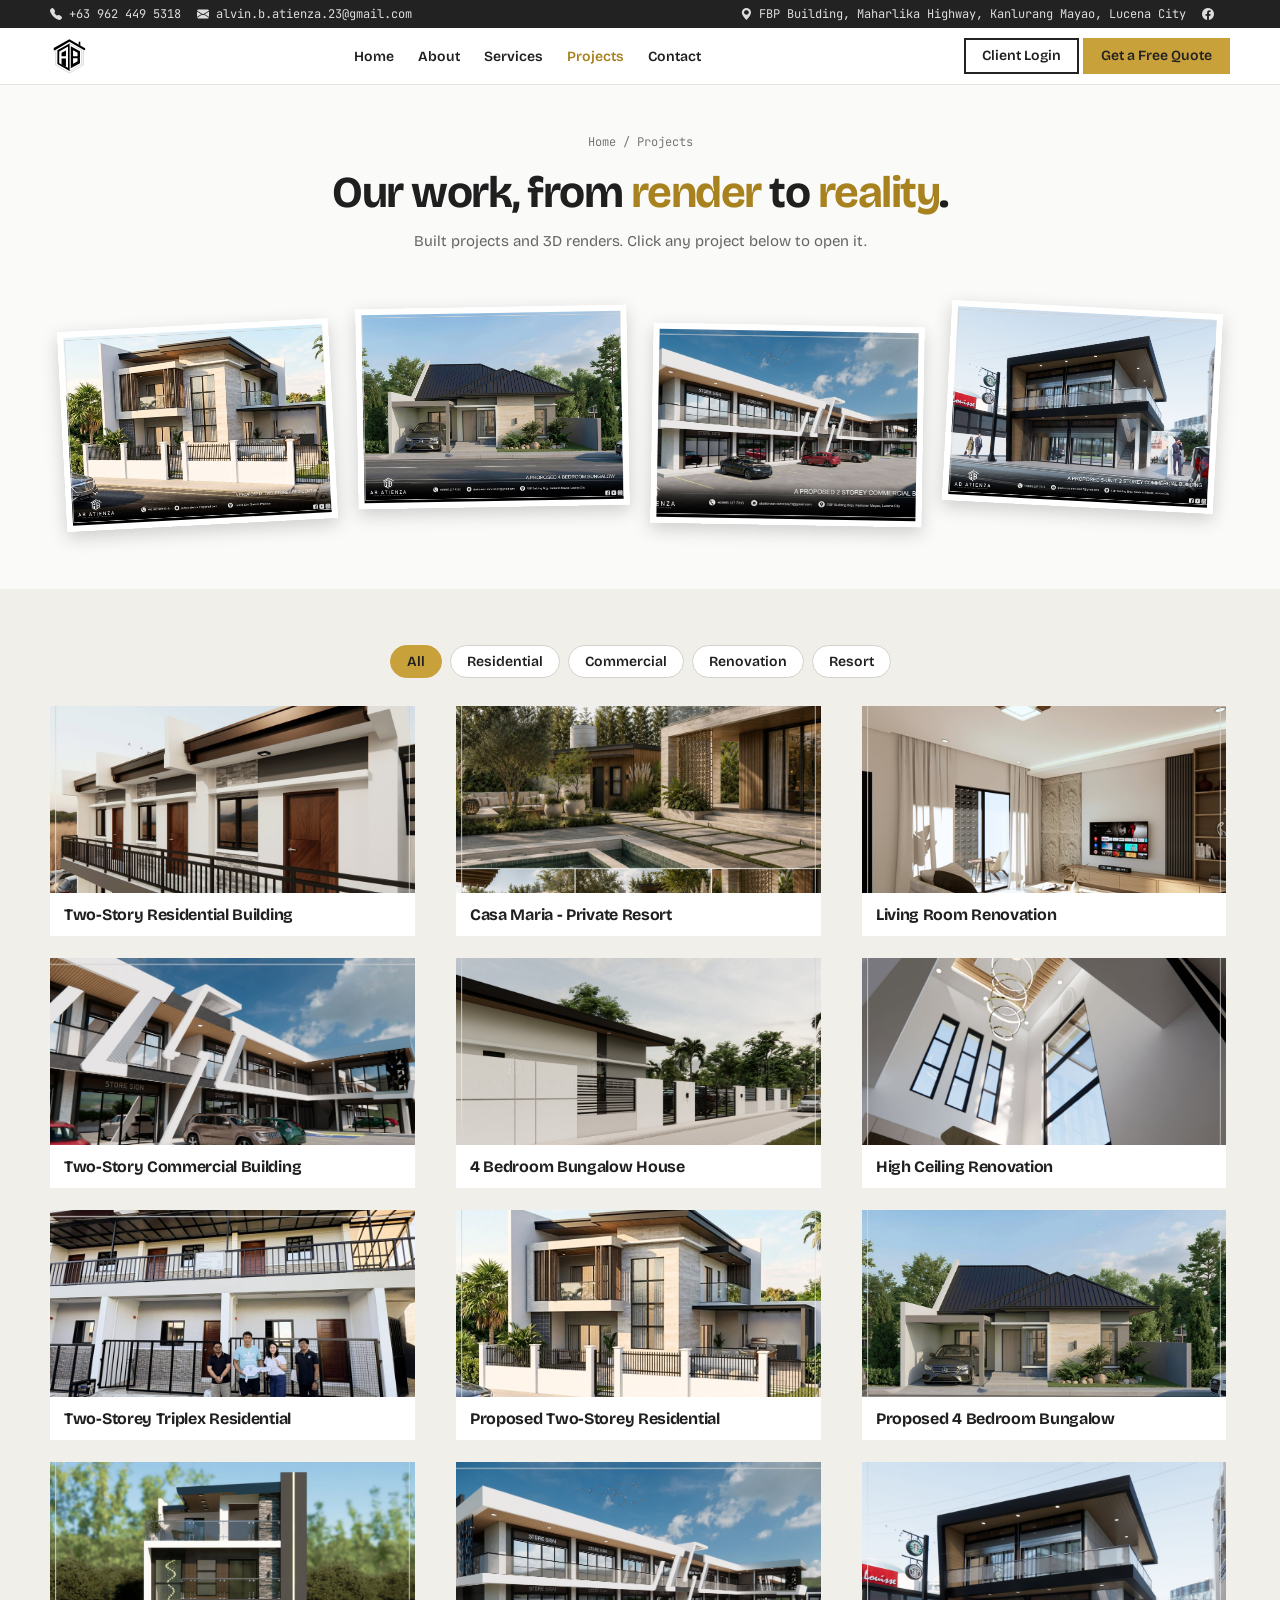
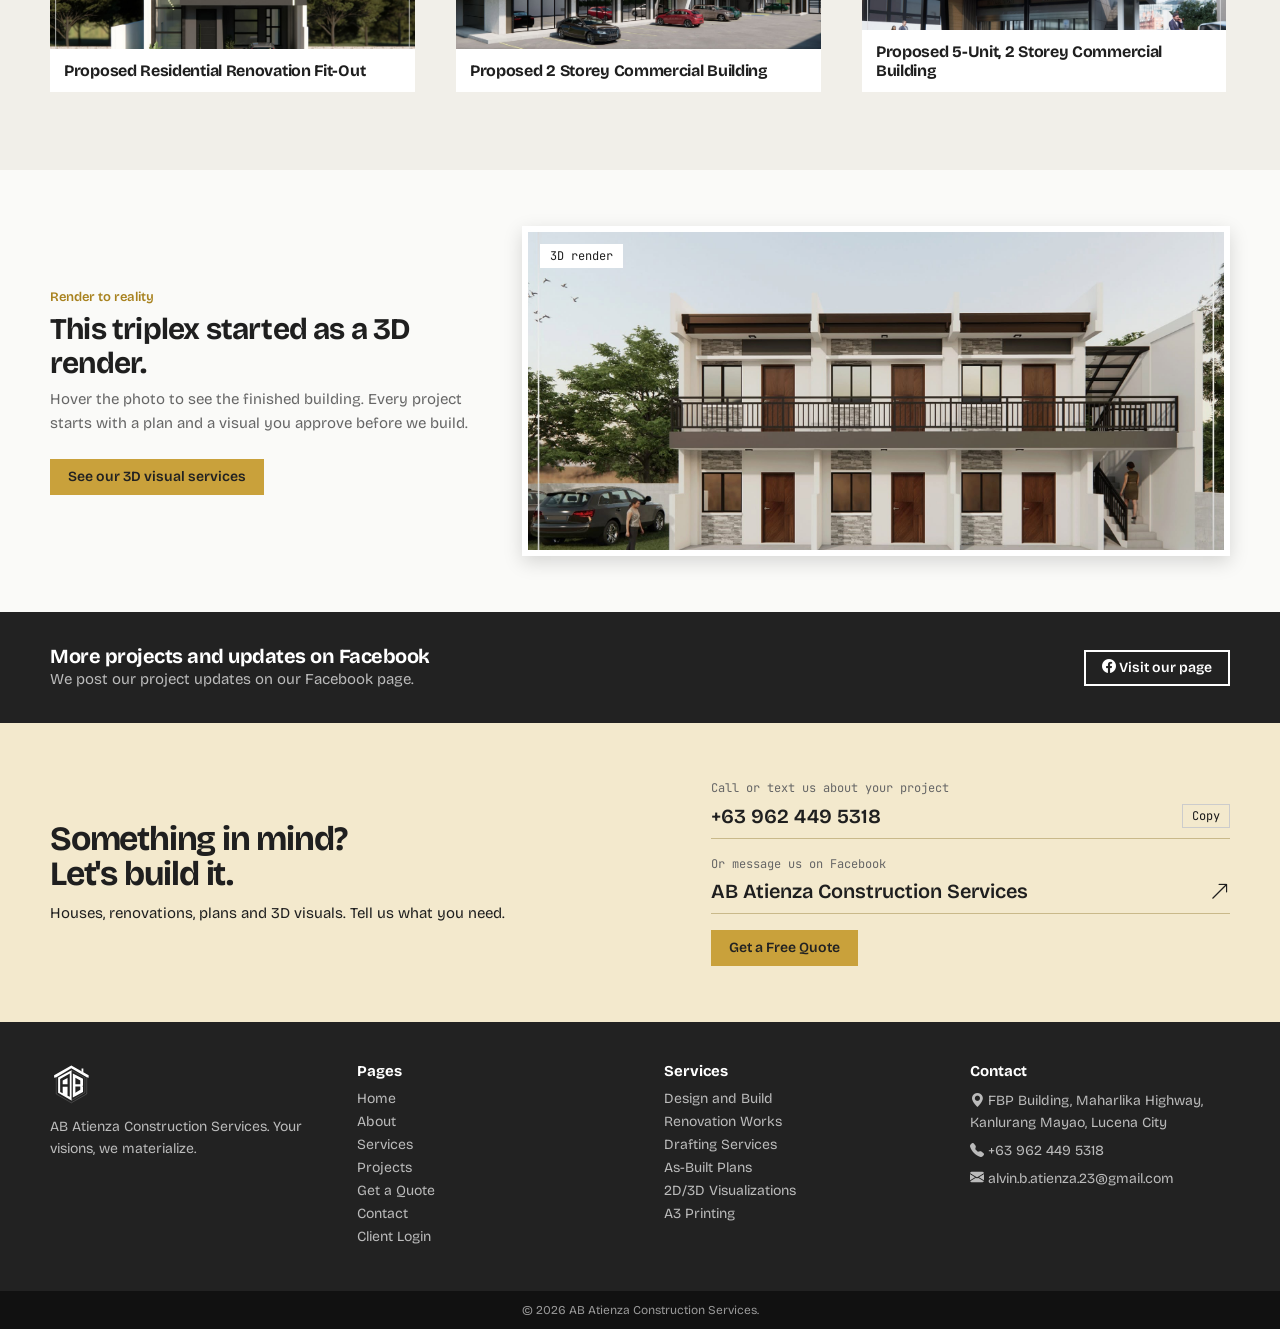
<file: projects.html>
<!doctype html>
<html lang="en">
  <head>
    <meta charset="UTF-8" />
    <meta name="viewport" content="width=device-width, initial-scale=1" />
    <title>Projects | AB Atienza Construction Services</title>
    <link rel="preconnect" href="https://fonts.googleapis.com" />
    <link rel="preconnect" href="https://fonts.gstatic.com" crossorigin />
    <link
      rel="stylesheet"
      href="https://fonts.googleapis.com/css2?family=Bricolage+Grotesque:opsz,wght@12..96,400;12..96,600;12..96,800&family=JetBrains+Mono&display=swap"
    />
    <link
      rel="stylesheet"
      href="https://cdn.jsdelivr.net/npm/bootstrap-icons@1.13.1/font/bootstrap-icons.min.css"
    />
    <link rel="stylesheet" href="css/styles.css" />
    <link rel="stylesheet" href="css/projects.css" />
    <link rel="stylesheet" href="css/mobile.css" />
  </head>
  <body>
    <!-- TOP BAR: contact details -->
    <div class="topbar">
      <div>
        <span><i class="bi bi-telephone-fill"></i> +63 962 449 5318</span
        ><span
          ><i class="bi bi-envelope-fill"></i>
          alvin.b.atienza.23@gmail.com</span
        >
      </div>
      <div>
        <span
          ><i class="bi bi-geo-alt-fill"></i> FBP Building, Maharlika Highway,
          Kanlurang Mayao, Lucena City</span
        ><a href="https://www.facebook.com/ABATIENZACONSTRUCTIONSERVICES/"
          ><i class="bi bi-facebook"></i
        ></a>
      </div>
    </div>

    <!-- NAVIGATION -->
    <header class="navbar">
      <a href="index.html"
        ><img src="images/ab-logo.svg" alt="AB Atienza logo"
      /></a>
      <nav class="menu">
        <a href="index.html">Home</a><a href="about.html">About</a
        ><a href="services.html">Services</a
        ><a class="active" href="projects.html">Projects</a
        ><a href="contact.html">Contact</a>
      </nav>
      <div>
        <a class="btn2" href="portal/login.html">Client Login</a>
        <a class="btn" href="quote.html">Get a Free Quote</a>
      </div>
    </header>

    <!-- MAIN CONTENT -->
    <main>
      <!-- HERO: Our work, from render to reality . -->
      <section class="phero" id="phero">
        <p class="crumb"><a href="index.html">Home</a> / Projects</p>
        <h1>
          Our work, from <span class="gold2">render</span> to
          <span class="gold2">reality</span>.
        </h1>
        <p class="sub">
          Built projects and 3D renders. Click any project below to open it.
        </p>
        <div class="pharow">
          <img
            class="pimg"
            src="images/builds/1.jpg"
            alt="Proposed two-storey residential"
          />
          <img
            class="pimg"
            src="images/builds/2.jpg"
            alt="Proposed 4 bedroom bungalow"
          />
          <img
            class="pimg"
            src="images/builds/4.jpg"
            alt="Proposed 2 storey commercial building"
          />
          <img
            class="pimg"
            src="images/builds/5.jpg"
            alt="Proposed 5-unit commercial building"
          />
        </div>
      </section>

      <!-- SECTION: Two-Story Residential Building -->
      <section class="section gray">
        <div class="filters">
          <button class="filterchip on" onclick="filterProjects('All', this)">
            All
          </button>
          <button
            class="filterchip"
            onclick="filterProjects('Residential', this)"
          >
            Residential
          </button>
          <button
            class="filterchip"
            onclick="filterProjects('Commercial', this)"
          >
            Commercial
          </button>
          <button
            class="filterchip"
            onclick="filterProjects('Renovation', this)"
          >
            Renovation
          </button>
          <button class="filterchip" onclick="filterProjects('Resort', this)">
            Resort
          </button>
        </div>
        <div class="gallery">
          <div
            class="pcard"
            data-category="Residential"
            data-kind="Project"
            onclick="openProject(this)"
          >
            <img
              src="images/recent-projects/residential.jpg"
              alt="Two-Story Residential Building"
            />
            <div class="pcover">
              <span class="ptag">Residential</span>
              <h2>Two-Story Residential Building</h2>
            </div>
            <p class="carddesc">
              One of our recent two-story residential projects.
            </p>
          </div>
          <div
            class="pcard"
            data-category="Resort"
            data-kind="Project"
            onclick="openProject(this)"
          >
            <img
              src="images/recent-projects/casamaria.jpg"
              alt="Casa Maria Private Resort"
            />
            <div class="pcover">
              <span class="ptag">Resort</span>
              <h2>Casa Maria - Private Resort</h2>
            </div>
            <p class="carddesc">
              A private resort project from our recent work.
            </p>
          </div>
          <div
            class="pcard"
            data-category="Renovation"
            data-kind="Project"
            onclick="openProject(this)"
          >
            <img
              src="images/recent-projects/livingroom.jpg"
              alt="Living Room Renovation"
            />
            <div class="pcover">
              <span class="ptag">Renovation</span>
              <h2>Living Room Renovation</h2>
            </div>
            <p class="carddesc">
              A living room renovation from our recent work.
            </p>
          </div>
          <div
            class="pcard"
            data-category="Commercial"
            data-kind="Project"
            onclick="openProject(this)"
          >
            <img
              src="images/recent-projects/commercial.jpg"
              alt="Two-Story Commercial Building"
            />
            <div class="pcover">
              <span class="ptag">Commercial</span>
              <h2>Two-Story Commercial Building</h2>
            </div>
            <p class="carddesc">
              One of our recent two-story commercial projects.
            </p>
          </div>
          <div
            class="pcard"
            data-category="Residential"
            data-kind="Project"
            onclick="openProject(this)"
          >
            <img
              src="images/recent-projects/bungalow.jpg"
              alt="4 Bedroom Bungalow House"
            />
            <div class="pcover">
              <span class="ptag">Residential</span>
              <h2>4 Bedroom Bungalow House</h2>
            </div>
            <p class="carddesc">
              A four-bedroom bungalow from our recent work.
            </p>
          </div>
          <div
            class="pcard"
            data-category="Renovation"
            data-kind="Project"
            onclick="openProject(this)"
          >
            <img
              src="images/recent-projects/highceiling.jpg"
              alt="High Ceiling Renovation"
            />
            <div class="pcover">
              <span class="ptag">Renovation</span>
              <h2>High Ceiling Renovation</h2>
            </div>
            <p class="carddesc">
              A high ceiling renovation from our recent work.
            </p>
          </div>
          <div
            class="pcard"
            data-category="Residential"
            data-kind="Completed"
            onclick="openProject(this)"
          >
            <img src="images/after.jpg" alt="Two-Storey Triplex Residential" />
            <div class="pcover">
              <span class="ptag">Residential</span>
              <h2>Two-Storey Triplex Residential</h2>
            </div>
            <p class="carddesc">
              This triplex started as a 3D render and now stands on site. See
              the render-to-reality comparison further down this page.
            </p>
          </div>
          <div
            class="pcard"
            data-category="Residential"
            data-kind="3D render"
            onclick="openProject(this)"
          >
            <img
              src="images/builds/1.jpg"
              alt="Proposed Two-Storey Residential"
            />
            <div class="pcover">
              <span class="ptag">Residential</span>
              <h2>Proposed Two-Storey Residential</h2>
            </div>
            <p class="carddesc">
              A 3D render of a proposed two-storey residential design, so the
              owner can review it before construction.
            </p>
          </div>
          <div
            class="pcard"
            data-category="Residential"
            data-kind="3D render"
            onclick="openProject(this)"
          >
            <img src="images/builds/2.jpg" alt="Proposed 4 Bedroom Bungalow" />
            <div class="pcover">
              <span class="ptag">Residential</span>
              <h2>Proposed 4 Bedroom Bungalow</h2>
            </div>
            <p class="carddesc">
              A 3D render of a proposed four-bedroom bungalow.
            </p>
          </div>
          <div
            class="pcard"
            data-category="Renovation"
            data-kind="3D render"
            onclick="openProject(this)"
          >
            <img
              src="images/builds/3.jpg"
              alt="Proposed Residential Renovation Fit-Out"
            />
            <div class="pcover">
              <span class="ptag">Renovation</span>
              <h2>Proposed Residential Renovation Fit-Out</h2>
            </div>
            <p class="carddesc">
              A 3D render of a proposed residential renovation and fit-out.
            </p>
          </div>
          <div
            class="pcard"
            data-category="Commercial"
            data-kind="3D render"
            onclick="openProject(this)"
          >
            <img
              src="images/builds/4.jpg"
              alt="Proposed 2 Storey Commercial Building"
            />
            <div class="pcover">
              <span class="ptag">Commercial</span>
              <h2>Proposed 2 Storey Commercial Building</h2>
            </div>
            <p class="carddesc">
              A 3D render of a proposed two-storey commercial building.
            </p>
          </div>
          <div
            class="pcard"
            data-category="Commercial"
            data-kind="3D render"
            onclick="openProject(this)"
          >
            <img
              src="images/builds/5.jpg"
              alt="Proposed 5-Unit Commercial Building"
            />
            <div class="pcover">
              <span class="ptag">Commercial</span>
              <h2>Proposed 5-Unit, 2 Storey Commercial Building</h2>
            </div>
            <p class="carddesc">
              A 3D render of a proposed five-unit, two-storey commercial
              building.
            </p>
          </div>
        </div>
      </section>

      <!-- SECTION: This triplex started as a 3D render. -->
      <section class="section reality">
        <div class="realitytext">
          <p class="gold">Render to reality</p>
          <h2 class="title">This triplex started as a 3D render.</h2>
          <p class="sub">
            Hover the photo to see the finished building. Every project starts
            with a plan and a visual you approve before we build.
          </p>
          <a class="btn" href="services.html">See our 3D visual services</a>
        </div>
        <div class="realitypics">
          <img src="images/before.jpg" alt="3D render of the triplex" />
          <img
            class="finishedpic"
            src="images/after.jpg"
            alt="The finished triplex"
          />
          <span class="lab1">3D render</span
          ><span class="lab2">Finished building</span>
        </div>
      </section>

      <!-- SECTION: More projects and updates on Facebook -->
      <section class="fbband">
        <div>
          <h3>More projects and updates on Facebook</h3>
          <p>We post our project updates on our Facebook page.</p>
        </div>
        <a
          class="btn2"
          href="https://www.facebook.com/ABATIENZACONSTRUCTIONSERVICES/"
          ><i class="bi bi-facebook"></i> Visit our page</a
        >
      </section>

      <!-- SECTION: Something in mind? Let's build it. -->
      <section class="cta">
        <div class="ctatext">
          <h2>Something in mind?<br />Let's build it.</h2>
          <p>
            Houses, renovations, plans and 3D visuals. Tell us what you need.
          </p>
        </div>
        <div class="ctabox">
          <p class="hint2">Call or text us about your project</p>
          <div class="ctaline">
            <a href="tel:+639624495318">+63 962 449 5318</a
            ><button class="copybutton" onclick="copyPhone(this)">Copy</button>
          </div>
          <p class="hint2">Or message us on Facebook</p>
          <div class="ctaline">
            <a href="https://www.facebook.com/ABATIENZACONSTRUCTIONSERVICES/"
              >AB Atienza Construction Services</a
            ><i class="bi bi-arrow-up-right"></i>
          </div>
          <a class="btn" href="quote.html">Get a Free Quote</a>
        </div>
      </section>
    </main>

    <!-- FOOTER -->
    <footer>
      <div class="footer">
        <div class="fcol">
          <img src="images/ab-logo-footer.svg" alt="AB Atienza logo" />
          <p>AB Atienza Construction Services. Your visions, we materialize.</p>
        </div>
        <div class="fcol">
          <h3>Pages</h3>
          <a href="index.html">Home</a><a href="about.html">About</a
          ><a href="services.html">Services</a
          ><a href="projects.html">Projects</a
          ><a href="quote.html">Get a Quote</a><a href="contact.html">Contact</a
          ><a href="portal/login.html">Client Login</a>
        </div>
        <div class="fcol">
          <h3>Services</h3>
          <a href="services.html">Design and Build</a
          ><a href="services.html">Renovation Works</a
          ><a href="services.html">Drafting Services</a
          ><a href="services.html">As-Built Plans</a
          ><a href="services.html">2D/3D Visualizations</a
          ><a href="services.html">A3 Printing</a>
        </div>
        <div class="fcol">
          <h3>Contact</h3>
          <p>
            <i class="bi bi-geo-alt-fill"></i> FBP Building, Maharlika Highway,
            Kanlurang Mayao, Lucena City
          </p>
          <p><i class="bi bi-telephone-fill"></i> +63 962 449 5318</p>
          <p>
            <i class="bi bi-envelope-fill"></i> alvin.b.atienza.23@gmail.com
          </p>
        </div>
      </div>
      <div class="copy">&copy; 2026 AB Atienza Construction Services.</div>
    </footer>

    <!-- PROJECT VIEWER (pop-up) -->
    <div class="viewer" id="viewer">
      <button class="vclose" onclick="closeProject()">
        <i class="bi bi-x-lg"></i>
      </button>
      <button class="varrow" onclick="moveProject(-1)">
        <i class="bi bi-chevron-left"></i>
      </button>
      <div class="vbox">
        <img id="vImage" src="images/builds/1.jpg" alt="Project" />
        <div class="vtext">
          <p class="gold" id="vTag"></p>
          <h2 id="vTitle"></h2>
          <p id="vDesc"></p>
          <br /><a class="btn" href="quote.html">Request a similar project</a>
        </div>
      </div>
      <button class="varrow" onclick="moveProject(1)">
        <i class="bi bi-chevron-right"></i>
      </button>
    </div>

    <script src="js/projects.js"></script>
  </body>
</html>
</file>
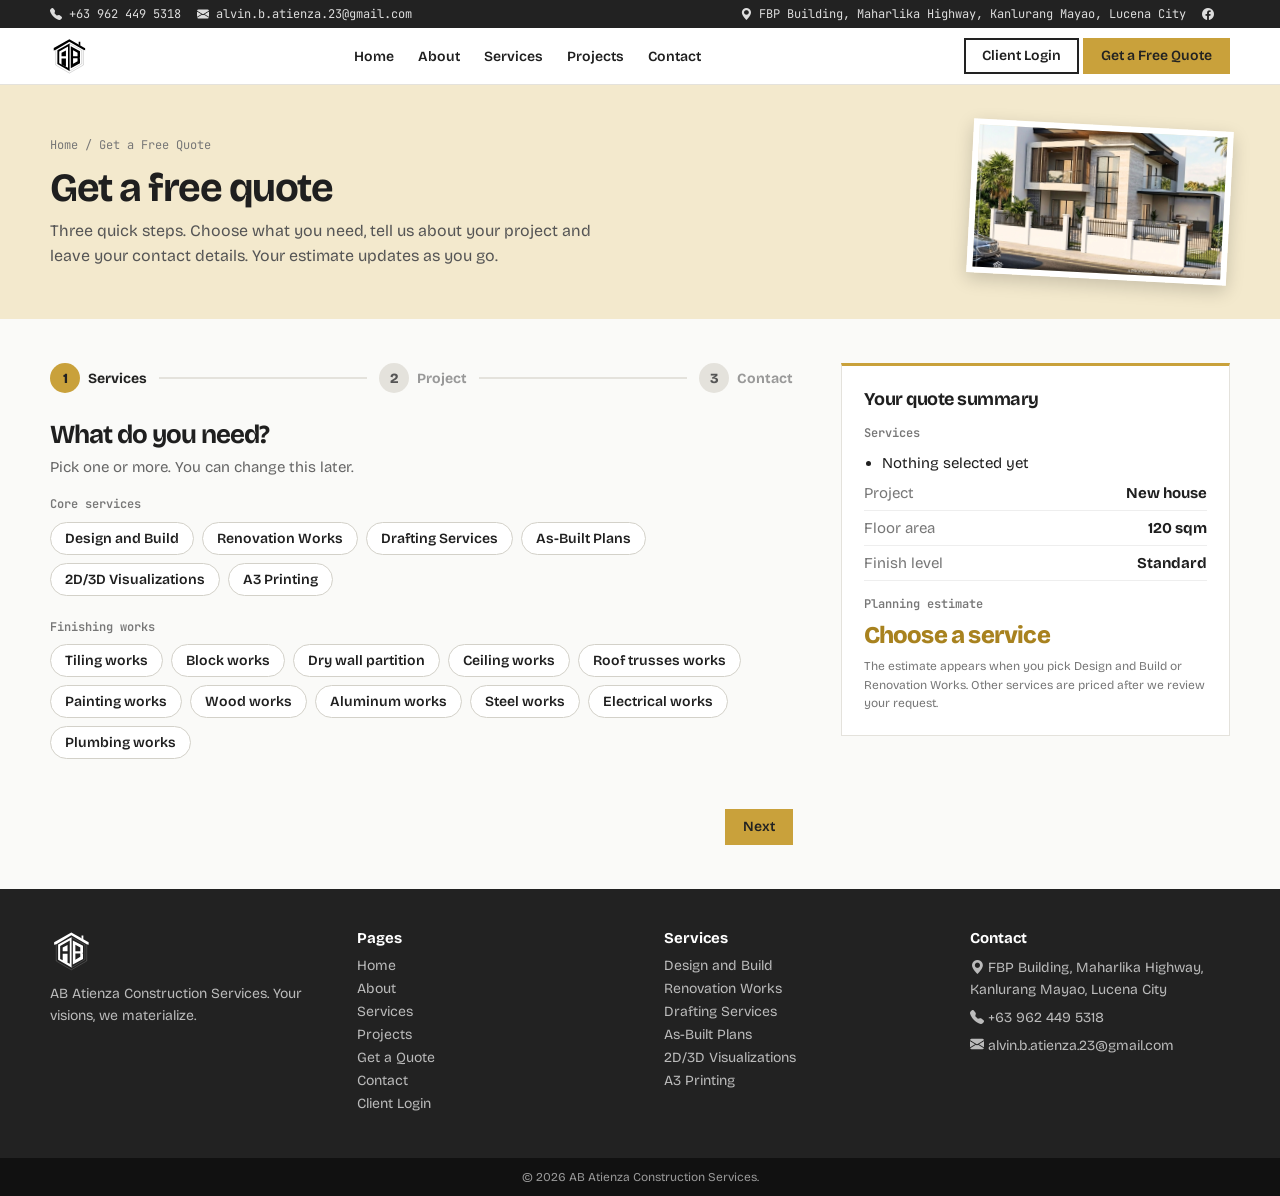
<file: quote.html>
<!doctype html>
<html lang="en">
  <head>
    <meta charset="UTF-8" />
    <meta name="viewport" content="width=device-width, initial-scale=1" />
    <title>Get a Free Quote | AB Atienza Construction Services</title>
    <link rel="preconnect" href="https://fonts.googleapis.com" />
    <link rel="preconnect" href="https://fonts.gstatic.com" crossorigin />
    <link
      rel="stylesheet"
      href="https://fonts.googleapis.com/css2?family=Bricolage+Grotesque:opsz,wght@12..96,400;12..96,600;12..96,800&family=JetBrains+Mono&display=swap"
    />
    <link
      rel="stylesheet"
      href="https://cdn.jsdelivr.net/npm/bootstrap-icons@1.13.1/font/bootstrap-icons.min.css"
    />
    <link rel="stylesheet" href="css/styles.css" />
    <link rel="stylesheet" href="css/quote.css" />
    <link rel="stylesheet" href="css/mobile.css" />
  </head>
  <body>
    <!-- TOP BAR: contact details -->
    <div class="topbar">
      <div>
        <span><i class="bi bi-telephone-fill"></i> +63 962 449 5318</span
        ><span
          ><i class="bi bi-envelope-fill"></i>
          alvin.b.atienza.23@gmail.com</span
        >
      </div>
      <div>
        <span
          ><i class="bi bi-geo-alt-fill"></i> FBP Building, Maharlika Highway,
          Kanlurang Mayao, Lucena City</span
        ><a href="https://www.facebook.com/ABATIENZACONSTRUCTIONSERVICES/"
          ><i class="bi bi-facebook"></i
        ></a>
      </div>
    </div>

    <!-- NAVIGATION -->
    <header class="navbar">
      <a href="index.html"
        ><img src="images/ab-logo.svg" alt="AB Atienza logo"
      /></a>
      <nav class="menu">
        <a href="index.html">Home</a><a href="about.html">About</a
        ><a href="services.html">Services</a><a href="projects.html">Projects</a
        ><a href="contact.html">Contact</a>
      </nav>
      <div>
        <a class="btn2" href="portal/login.html">Client Login</a>
        <a class="btn" href="quote.html">Get a Free Quote</a>
      </div>
    </header>

    <!-- MAIN CONTENT -->
    <main>

      <!-- HERO: Get a free quote -->
      <section class="qhero">
        <div class="qherotext">
          <p class="crumb"><a href="index.html">Home</a> / Get a Free Quote</p>
          <h1>Get a free quote</h1>
          <p class="qsub">
            Three quick steps. Choose what you need, tell us about your project
            and leave your contact details. Your estimate updates as you go.
          </p>
        </div>
        <img src="images/collage/1.jpg" alt="Proposed two-storey residential" />
      </section>

      <!-- QUOTE FORM -->
      <div class="quotewrap">
        <div class="formcol">
          <div class="progress">
            <div class="pstep on" id="p1"><span>1</span><b>Services</b></div>
            <div class="pline" id="pl1"></div>
            <div class="pstep" id="p2"><span>2</span><b>Project</b></div>
            <div class="pline" id="pl2"></div>
            <div class="pstep" id="p3"><span>3</span><b>Contact</b></div>
          </div>

          <div class="stepbox on" id="step1">
            <h2>What do you need?</h2>
            <p class="qnote" id="pickedNote">
              Pick one or more. You can change this later.
            </p>
            <p class="label">Core services</p>
            <div class="chips">
              <button class="servicechip" onclick="toggleService(this)">
                Design and Build
              </button>
              <button class="servicechip" onclick="toggleService(this)">
                Renovation Works
              </button>
              <button class="servicechip" onclick="toggleService(this)">
                Drafting Services
              </button>
              <button class="servicechip" onclick="toggleService(this)">
                As-Built Plans
              </button>
              <button class="servicechip" onclick="toggleService(this)">
                2D/3D Visualizations
              </button>
              <button class="servicechip" onclick="toggleService(this)">
                A3 Printing
              </button>
            </div>
            <p class="label">Finishing works</p>
            <div class="chips">
              <button class="servicechip" onclick="toggleService(this)">
                Tiling works
              </button>
              <button class="servicechip" onclick="toggleService(this)">
                Block works
              </button>
              <button class="servicechip" onclick="toggleService(this)">
                Dry wall partition
              </button>
              <button class="servicechip" onclick="toggleService(this)">
                Ceiling works
              </button>
              <button class="servicechip" onclick="toggleService(this)">
                Roof trusses works
              </button>
              <button class="servicechip" onclick="toggleService(this)">
                Painting works
              </button>
              <button class="servicechip" onclick="toggleService(this)">
                Wood works
              </button>
              <button class="servicechip" onclick="toggleService(this)">
                Aluminum works
              </button>
              <button class="servicechip" onclick="toggleService(this)">
                Steel works
              </button>
              <button class="servicechip" onclick="toggleService(this)">
                Electrical works
              </button>
              <button class="servicechip" onclick="toggleService(this)">
                Plumbing works
              </button>
            </div>
          </div>

          <div class="stepbox" id="step2">
            <h2>Tell us about the project</h2>
            <p class="label">What are we building?</p>
            <div class="qcards">
              <div class="qcard on" onclick="pickType(0, this)">
                <img src="images/builds/1.jpg" alt="New house" /><b>New house</b
                ><span>Built from the ground up</span>
              </div>
              <div class="qcard" onclick="pickType(1, this)">
                <img src="images/builds/4.jpg" alt="Commercial building" /><b
                  >Commercial building</b
                ><span>Shops, offices, units</span>
              </div>
              <div class="qcard" onclick="pickType(2, this)">
                <img
                  src="images/recent-projects/livingroom.jpg"
                  alt="Renovation"
                /><b>Renovation</b><span>Upgrade what you have</span>
              </div>
            </div>
            <p class="label">Floor area</p>
            <div class="arearow">
              <input
                type="range"
                id="areaSlider"
              aria-label="Floor area slider"
                min="20"
                max="500"
                value="120"
                oninput="setArea(this.value)"
              />
              <div class="areabox">
                <input
                  type="number"
                  id="areaNumber"
                aria-label="Floor area in square meters"
                  value="120"
                  oninput="setArea(this.value)"
                />
                sqm
              </div>
            </div>
            <p class="label">Finish level</p>
            <div class="qcards">
              <div class="qcard" onclick="pickFinish(0, this)">
                <img
                  src="images/recent-projects/bungalow.jpg"
                  alt="Basic finish"
                /><b>Basic</b><span>Simple, practical finishes</span>
              </div>
              <div class="qcard on" onclick="pickFinish(1, this)">
                <img
                  src="images/recent-projects/residential.jpg"
                  alt="Standard finish"
                /><b>Standard</b><span>Balanced quality and cost</span>
              </div>
              <div class="qcard" onclick="pickFinish(2, this)">
                <img
                  src="images/recent-projects/casamaria.jpg"
                  alt="Premium finish"
                /><b>Premium</b><span>High-end materials and details</span>
              </div>
            </div>
            <div class="field">
              <label for="location">Project location</label><input
                type="text"
                id="location"
                placeholder="Barangay, city or town"
              />
            </div>
          </div>

          <div class="stepbox" id="step3">
            <h2>How can we reach you?</h2>
            <div class="fieldrow">
              <div class="field">
                <label for="fullName">Your name</label><input type="text" id="fullName" placeholder="Juan Dela Cruz" />
              </div>
              <div class="field">
                <label for="phone">Phone number</label><input type="tel" id="phone" placeholder="+63" />
              </div>
            </div>
            <div class="fieldrow">
              <div class="field">
                <label for="email">Email</label><input type="email" id="email" placeholder="you@email.com" />
              </div>
              <div class="field">
                <label for="startTime">When do you want to start?</label><select id="startTime">
                  <option>As soon as possible</option>
                  <option>Within 3 months</option>
                  <option>In 3 to 6 months</option>
                  <option>I am still planning</option>
                </select>
              </div>
            </div>
            <div class="field">
              <label for="notes">Anything else we should know?</label><textarea
                id="notes"
                rows="4"
                placeholder="Lot size, number of rooms, budget, deadlines"
              ></textarea>
            </div>
            <div class="field">
              <label for="quoteFile">Lot plan or photos (optional)</label>
            <div class="filerow">
              <label for="quoteFile" class="btn2 filebtn">Choose file</label>
              <input
                type="file"
                id="quoteFile"
                class="filehidden"
                onchange="showQuoteFile()"
              />
              <span class="small" id="quoteFileName">No file chosen</span>
            </div>
            </div>
          </div>

          <div class="success" id="successBox">
            <i class="bi bi-check-circle-fill"></i>
            <h2>Quote request sent!</h2>
            <p>
              Thank you, <b id="thanksName"></b>. Your reference number is
              <b id="refNumber"></b>.
            </p>
            <div class="nextsteps">
              <div>
                <span>1</span>
                <p>Our team reviews your request.</p>
              </div>
              <div>
                <span>2</span>
                <p>We contact you to confirm the details.</p>
              </div>
              <div>
                <span>3</span>
                <p>You receive your official quotation.</p>
              </div>
            </div>
            <div class="qbuttons">
              <a class="btn" href="index.html">Back to home</a>
              <a class="btn2" href="projects.html">See our projects</a>
            </div>
          </div>

          <p class="qerror" id="qError"></p>
          <div class="qbuttons" id="navButtons">
            <button class="btn2" id="backBtn" onclick="goBack()">Back</button
            ><button class="btn" id="nextBtn" onclick="goNext()">Next</button>
          </div>
        </div>

        <div class="summary">
          <h3>Your quote summary</h3>
          <p class="label">Services</p>
          <ul id="sumServices">
            <li>Nothing selected yet</li>
          </ul>
          <div class="sumrow">
            <span>Project</span><b id="sumType">New house</b>
          </div>
          <div class="sumrow">
            <span>Floor area</span><b id="sumArea">120 sqm</b>
          </div>
          <div class="sumrow">
            <span>Finish level</span><b id="sumFinish">Standard</b>
          </div>
          <p class="label">Planning estimate</p>
          <p class="price" id="sumPrice">Choose a service</p>
          <p class="fine" id="sumNote">
            The estimate appears when you pick Design and Build or Renovation
            Works.
          </p>
        </div>
      </div>

    </main>

    <!-- FOOTER -->
    <footer>
      <div class="footer">
        <div class="fcol">
          <img src="images/ab-logo-footer.svg" alt="AB Atienza logo" />
          <p>AB Atienza Construction Services. Your visions, we materialize.</p>
        </div>
        <div class="fcol">
          <h3>Pages</h3>
          <a href="index.html">Home</a><a href="about.html">About</a
          ><a href="services.html">Services</a><a href="projects.html">Projects</a
          ><a href="quote.html">Get a Quote</a><a href="contact.html">Contact</a
          ><a href="portal/login.html">Client Login</a>
        </div>
        <div class="fcol">
          <h3>Services</h3>
          <a href="services.html">Design and Build</a
          ><a href="services.html">Renovation Works</a
          ><a href="services.html">Drafting Services</a
          ><a href="services.html">As-Built Plans</a
          ><a href="services.html">2D/3D Visualizations</a
          ><a href="services.html">A3 Printing</a>
        </div>
        <div class="fcol">
          <h3>Contact</h3>
          <p>
            <i class="bi bi-geo-alt-fill"></i> FBP Building, Maharlika Highway,
            Kanlurang Mayao, Lucena City
          </p>
          <p><i class="bi bi-telephone-fill"></i> +63 962 449 5318</p>
          <p><i class="bi bi-envelope-fill"></i> alvin.b.atienza.23@gmail.com</p>
        </div>
      </div>
      <div class="copy">
        &copy; 2026 AB Atienza Construction Services.
      </div>
    </footer>

    <script src="js/validate.js"></script>
    <script src="js/quote.js"></script>
  </body>
</html>
</file>
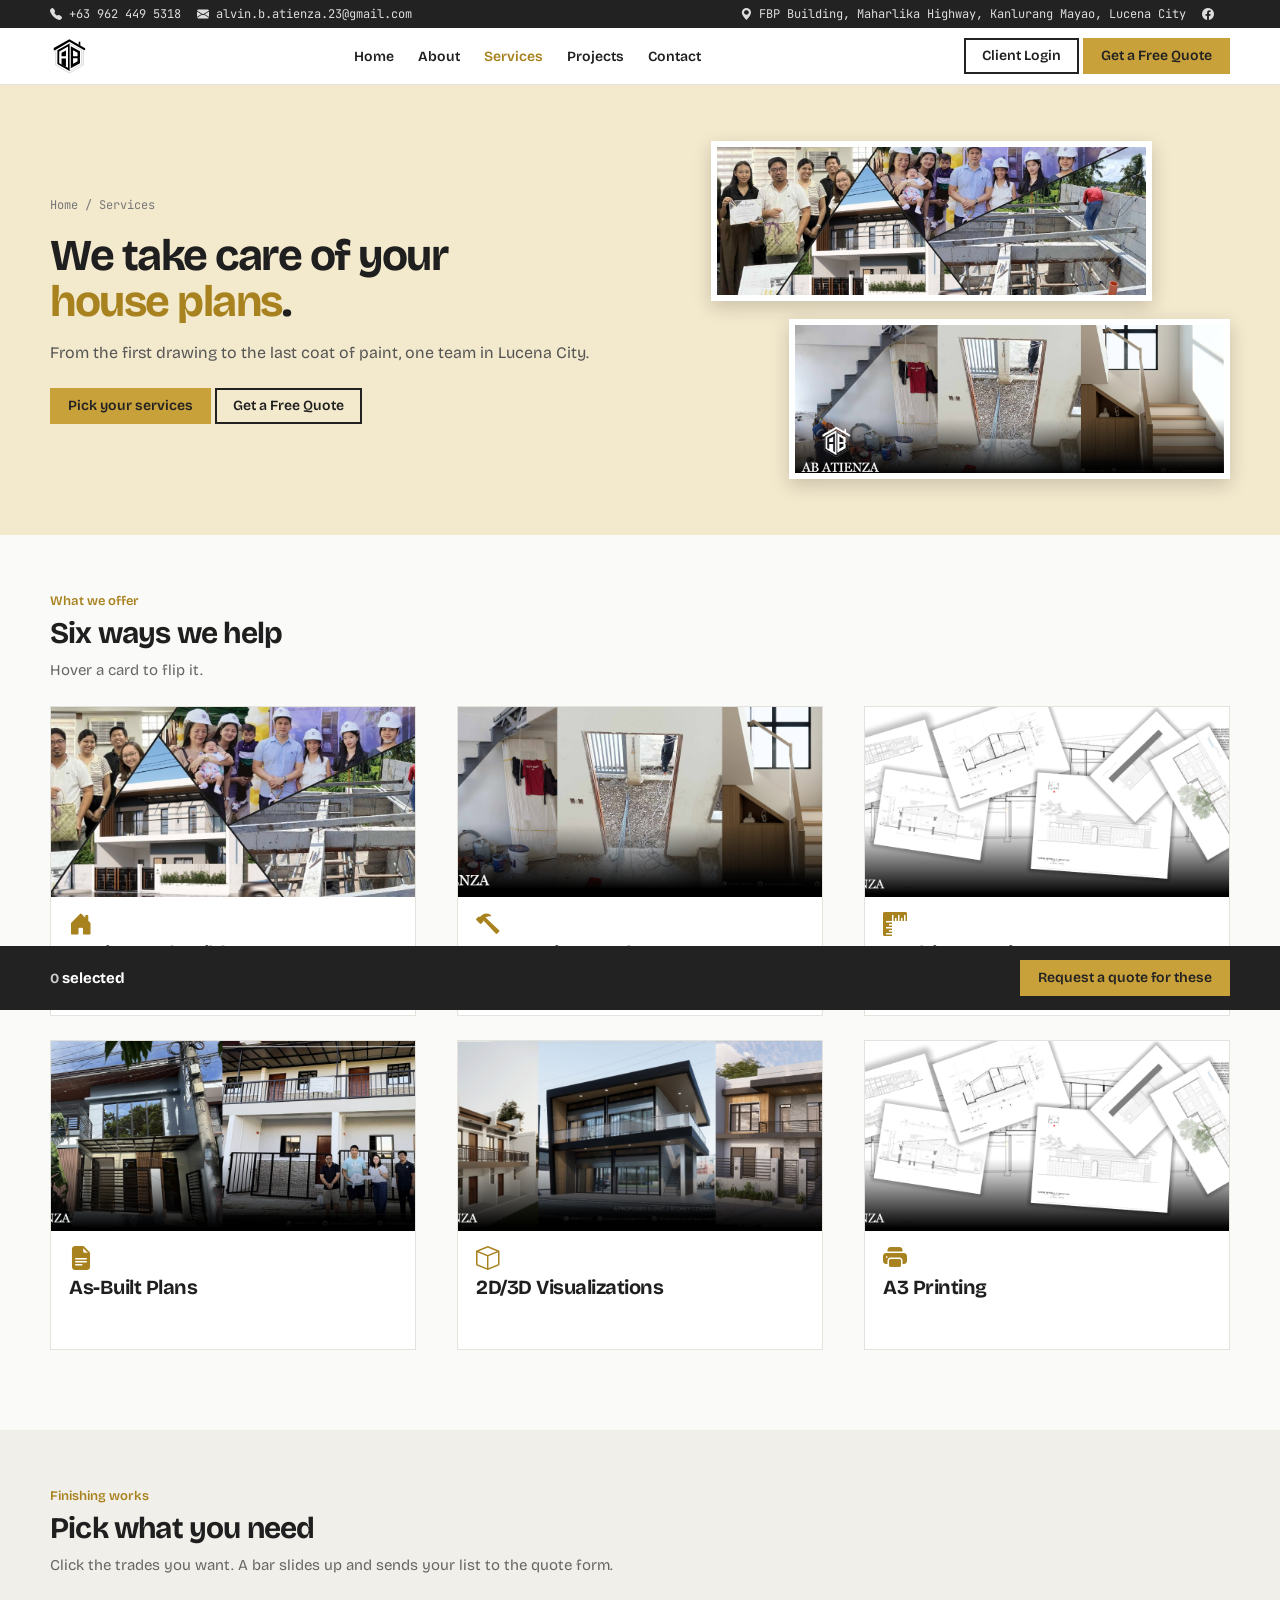
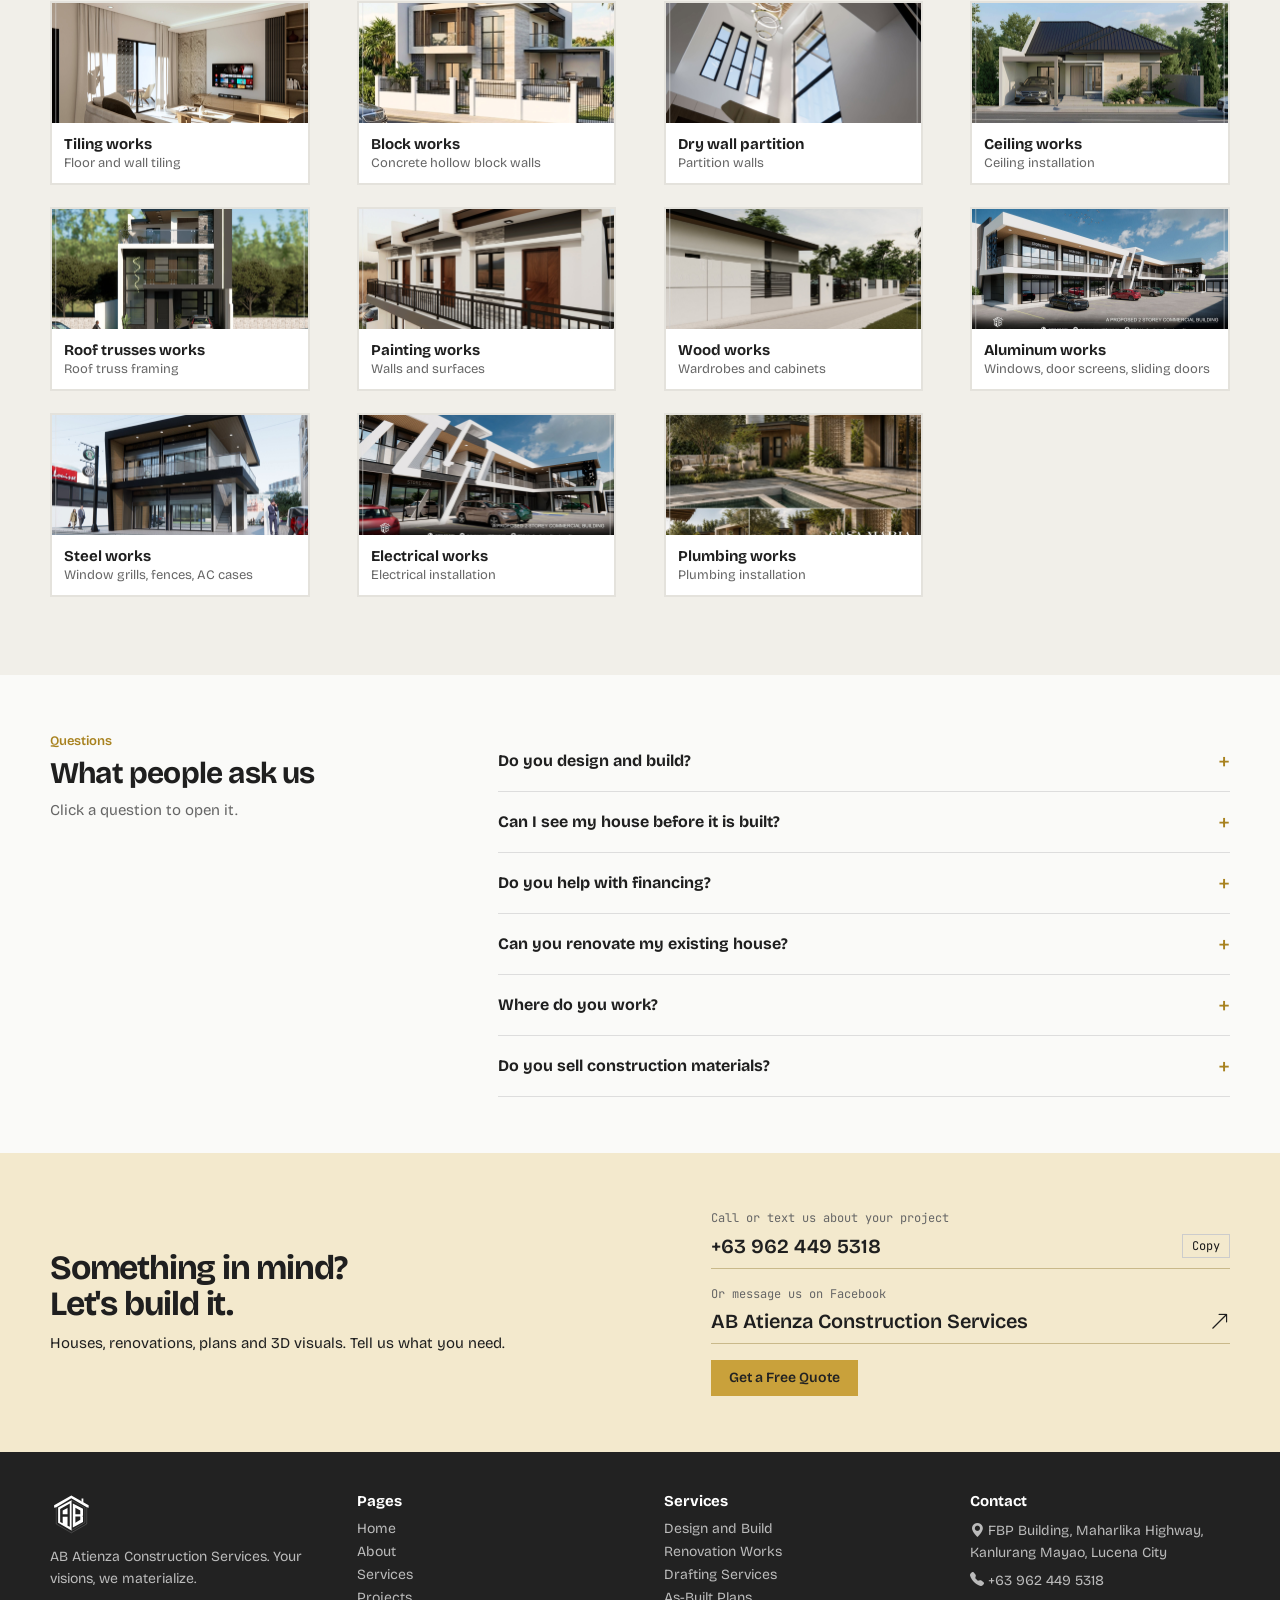
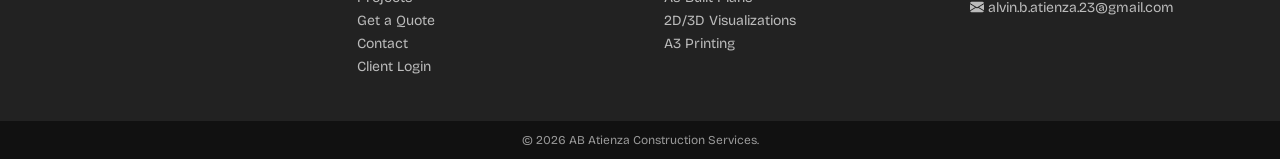
<file: services.html>
<!doctype html>
<html lang="en">
  <head>
    <meta charset="UTF-8" />
    <meta name="viewport" content="width=device-width, initial-scale=1" />
    <title>Services | AB Atienza Construction Services</title>
    <link rel="preconnect" href="https://fonts.googleapis.com" />
    <link rel="preconnect" href="https://fonts.gstatic.com" crossorigin />
    <link
      rel="stylesheet"
      href="https://fonts.googleapis.com/css2?family=Bricolage+Grotesque:opsz,wght@12..96,400;12..96,600;12..96,800&family=JetBrains+Mono&display=swap"
    />
    <link
      rel="stylesheet"
      href="https://cdn.jsdelivr.net/npm/bootstrap-icons@1.13.1/font/bootstrap-icons.min.css"
    />
    <link rel="stylesheet" href="css/styles.css" />
    <link rel="stylesheet" href="css/services.css" />
    <link rel="stylesheet" href="css/mobile.css" />
  </head>
  <body>
    <!-- TOP BAR: contact details -->
    <div class="topbar">
      <div>
        <span><i class="bi bi-telephone-fill"></i> +63 962 449 5318</span
        ><span
          ><i class="bi bi-envelope-fill"></i>
          alvin.b.atienza.23@gmail.com</span
        >
      </div>
      <div>
        <span
          ><i class="bi bi-geo-alt-fill"></i> FBP Building, Maharlika Highway,
          Kanlurang Mayao, Lucena City</span
        ><a href="https://www.facebook.com/ABATIENZACONSTRUCTIONSERVICES/"
          ><i class="bi bi-facebook"></i
        ></a>
      </div>
    </div>

    <!-- NAVIGATION -->
    <header class="navbar">
      <a href="index.html"
        ><img src="images/ab-logo.svg" alt="AB Atienza logo"
      /></a>
      <nav class="menu">
        <a href="index.html">Home</a><a href="about.html">About</a
        ><a class="active" href="services.html">Services</a
        ><a href="projects.html">Projects</a><a href="contact.html">Contact</a>
      </nav>
      <div>
        <a class="btn2" href="portal/login.html">Client Login</a>
        <a class="btn" href="quote.html">Get a Free Quote</a>
      </div>
    </header>

    <!-- MAIN CONTENT -->
    <main>
      <!-- HERO: We take care of your house plans . -->
      <section class="shero">
        <div class="sherotext">
          <p class="crumb"><a href="index.html">Home</a> / Services</p>
          <h1>
            We take care of your
            <span id="swapWord"><span class="word">house plans</span></span
            >.
          </h1>
          <p class="sherosub">
            From the first drawing to the last coat of paint, one team in Lucena
            City.
          </p>
          <a class="btn" href="#pick">Pick your services</a>
          <a class="btn2" href="quote.html">Get a Free Quote</a>
        </div>
        <div class="herophotos">
          <img src="images/services/designtobuild.jpg" alt="Design and build" />
          <img
            class="floattwo"
            src="images/services/renovation.jpg"
            alt="Renovation works"
          />
        </div>
      </section>

      <!-- SECTION: Six ways we help -->
      <section class="section">
        <p class="gold">What we offer</p>
        <h2 class="title">Six ways we help</h2>
        <p class="sub">Hover a card to flip it.</p>
        <div class="flips">
          <div class="flip">
            <div class="flipinner">
              <div class="flipfront">
                <img
                  src="images/services/designtobuild.jpg"
                  alt="Design and build"
                />
                <div class="flipinfo">
                  <i class="bi bi-house-door-fill"></i>
                  <h3>Design and Build</h3>
                </div>
              </div>
              <div class="flipback">
                <div>
                  <h3>Design and Build</h3>
                  <p>
                    Your house from idea to finished building, designed and
                    built by one team.
                  </p>
                  <ul>
                    <li>Drafting and 2D/3D visuals</li>
                    <li>Construction of your house</li>
                    <li>Finishing works</li>
                  </ul>
                </div>
                <button
                  class="btn2"
                  onclick="requestService('Design and Build')"
                >
                  Request this service
                </button>
              </div>
            </div>
          </div>
          <div class="flip">
            <div class="flipinner">
              <div class="flipfront">
                <img
                  src="images/services/renovation.jpg"
                  alt="Renovation works"
                />
                <div class="flipinfo">
                  <i class="bi bi-hammer"></i>
                  <h3>Renovation Works</h3>
                </div>
              </div>
              <div class="flipback">
                <div>
                  <h3>Renovation Works</h3>
                  <p>
                    New look, more space and a better layout for your existing
                    home.
                  </p>
                  <ul>
                    <li>Living room and ceiling renovations</li>
                    <li>Layout reviewed before work starts</li>
                    <li>Finishing works</li>
                  </ul>
                </div>
                <button
                  class="btn2"
                  onclick="requestService('Renovation Works')"
                >
                  Request this service
                </button>
              </div>
            </div>
          </div>
          <div class="flip">
            <div class="flipinner">
              <div class="flipfront">
                <img
                  src="images/services/drawing.jpg"
                  alt="Drafting services"
                />
                <div class="flipinfo">
                  <i class="bi bi-rulers"></i>
                  <h3>Drafting Services</h3>
                </div>
              </div>
              <div class="flipback">
                <div>
                  <h3>Drafting Services</h3>
                  <p>Clear architectural drawings of your project.</p>
                  <ul>
                    <li>Architectural drawings</li>
                    <li>Floor plans and layouts</li>
                    <li>Reviewed with you before building</li>
                  </ul>
                </div>
                <button
                  class="btn2"
                  onclick="requestService('Drafting Services')"
                >
                  Request this service
                </button>
              </div>
            </div>
          </div>
          <div class="flip">
            <div class="flipinner">
              <div class="flipfront">
                <img
                  src="images/services/builtplans.jpg"
                  alt="As-built plans"
                />
                <div class="flipinfo">
                  <i class="bi bi-file-earmark-text-fill"></i>
                  <h3>As-Built Plans</h3>
                </div>
              </div>
              <div class="flipback">
                <div>
                  <h3>As-Built Plans</h3>
                  <p>
                    Updated plans of your existing building, drawn as it stands
                    today.
                  </p>
                  <ul>
                    <li>Plans of your existing building</li>
                    <li>Drawn as it stands today</li>
                    <li>Useful before a renovation</li>
                  </ul>
                </div>
                <button class="btn2" onclick="requestService('As-Built Plans')">
                  Request this service
                </button>
              </div>
            </div>
          </div>
          <div class="flip">
            <div class="flipinner">
              <div class="flipfront">
                <img
                  src="images/services/drafting.jpg"
                  alt="2D and 3D visualizations"
                />
                <div class="flipinfo">
                  <i class="bi bi-box"></i>
                  <h3>2D/3D Visualizations</h3>
                </div>
              </div>
              <div class="flipback">
                <div>
                  <h3>2D/3D Visualizations</h3>
                  <p>See your house in 2D and 3D before construction starts.</p>
                  <ul>
                    <li>2D layouts</li>
                    <li>3D modeling and rendering</li>
                    <li>Digital walkthroughs</li>
                  </ul>
                </div>
                <button
                  class="btn2"
                  onclick="requestService('2D/3D Visualizations')"
                >
                  Request this service
                </button>
              </div>
            </div>
          </div>
          <div class="flip">
            <div class="flipinner">
              <div class="flipfront">
                <img src="images/services/drawing.jpg" alt="A3 printing" />
                <div class="flipinfo">
                  <i class="bi bi-printer-fill"></i>
                  <h3>A3 Printing</h3>
                </div>
              </div>
              <div class="flipback">
                <div>
                  <h3>A3 Printing</h3>
                  <p>Large prints of your plans and layouts.</p>
                  <ul>
                    <li>A3 prints of plans</li>
                    <li>Layouts and drawings</li>
                    <li>Clean, readable copies</li>
                  </ul>
                </div>
                <button class="btn2" onclick="requestService('A3 Printing')">
                  Request this service
                </button>
              </div>
            </div>
          </div>
        </div>
      </section>

      <!-- SECTION: Pick what you need -->
      <section class="section gray" id="pick">
        <p class="gold">Finishing works</p>
        <h2 class="title">Pick what you need</h2>
        <p class="sub">
          Click the trades you want. A bar slides up and sends your list to the
          quote form.
        </p>
        <div class="trades">
          <div class="trade" onclick="toggleTrade(this, 'Tiling works')">
            <img
              src="images/recent-projects/livingroom.jpg"
              alt="Tiling works"
            />
            <div class="tradebody">
              <b>Tiling works</b><span>Floor and wall tiling</span>
            </div>
            <i class="bi bi-check-circle-fill tick"></i>
          </div>
          <div class="trade" onclick="toggleTrade(this, 'Block works')">
            <img src="images/builds/1.jpg" alt="Block works" />
            <div class="tradebody">
              <b>Block works</b><span>Concrete hollow block walls</span>
            </div>
            <i class="bi bi-check-circle-fill tick"></i>
          </div>
          <div class="trade" onclick="toggleTrade(this, 'Dry wall partition')">
            <img
              src="images/recent-projects/highceiling.jpg"
              alt="Dry wall partition"
            />
            <div class="tradebody">
              <b>Dry wall partition</b><span>Partition walls</span>
            </div>
            <i class="bi bi-check-circle-fill tick"></i>
          </div>
          <div class="trade" onclick="toggleTrade(this, 'Ceiling works')">
            <img src="images/builds/2.jpg" alt="Ceiling works" />
            <div class="tradebody">
              <b>Ceiling works</b><span>Ceiling installation</span>
            </div>
            <i class="bi bi-check-circle-fill tick"></i>
          </div>
          <div class="trade" onclick="toggleTrade(this, 'Roof trusses works')">
            <img src="images/builds/3.jpg" alt="Roof trusses works" />
            <div class="tradebody">
              <b>Roof trusses works</b><span>Roof truss framing</span>
            </div>
            <i class="bi bi-check-circle-fill tick"></i>
          </div>
          <div class="trade" onclick="toggleTrade(this, 'Painting works')">
            <img
              src="images/recent-projects/residential.jpg"
              alt="Painting works"
            />
            <div class="tradebody">
              <b>Painting works</b><span>Walls and surfaces</span>
            </div>
            <i class="bi bi-check-circle-fill tick"></i>
          </div>
          <div class="trade" onclick="toggleTrade(this, 'Wood works')">
            <img src="images/recent-projects/bungalow.jpg" alt="Wood works" />
            <div class="tradebody">
              <b>Wood works</b><span>Wardrobes and cabinets</span>
            </div>
            <i class="bi bi-check-circle-fill tick"></i>
          </div>
          <div class="trade" onclick="toggleTrade(this, 'Aluminum works')">
            <img src="images/builds/4.jpg" alt="Aluminum works" />
            <div class="tradebody">
              <b>Aluminum works</b
              ><span>Windows, door screens, sliding doors</span>
            </div>
            <i class="bi bi-check-circle-fill tick"></i>
          </div>
          <div class="trade" onclick="toggleTrade(this, 'Steel works')">
            <img src="images/builds/5.jpg" alt="Steel works" />
            <div class="tradebody">
              <b>Steel works</b><span>Window grills, fences, AC cases</span>
            </div>
            <i class="bi bi-check-circle-fill tick"></i>
          </div>
          <div class="trade" onclick="toggleTrade(this, 'Electrical works')">
            <img
              src="images/recent-projects/commercial.jpg"
              alt="Electrical works"
            />
            <div class="tradebody">
              <b>Electrical works</b><span>Electrical installation</span>
            </div>
            <i class="bi bi-check-circle-fill tick"></i>
          </div>
          <div class="trade" onclick="toggleTrade(this, 'Plumbing works')">
            <img
              src="images/recent-projects/casamaria.jpg"
              alt="Plumbing works"
            />
            <div class="tradebody">
              <b>Plumbing works</b><span>Plumbing installation</span>
            </div>
            <i class="bi bi-check-circle-fill tick"></i>
          </div>
        </div>
      </section>

      <!-- SECTION: What people ask us -->
      <section class="section faqbox">
        <div class="faqside">
          <p class="gold">Questions</p>
          <h2 class="title">What people ask us</h2>
          <p class="sub">Click a question to open it.</p>
        </div>
        <div class="faqlist">
          <div class="faq">
            <div class="question" onclick="toggleFaq(this)">
              <b>Do you design and build?</b><span>+</span>
            </div>
            <p>
              Yes. We draw the plan, show it in 2D and 3D, then build it and
              handle the finishing works.
            </p>
          </div>
          <div class="faq">
            <div class="question" onclick="toggleFaq(this)">
              <b>Can I see my house before it is built?</b><span>+</span>
            </div>
            <p>
              Yes. We prepare 2D layouts, 3D modeling and rendering, and digital
              walkthroughs.
            </p>
          </div>
          <div class="faq">
            <div class="question" onclick="toggleFaq(this)">
              <b>Do you help with financing?</b><span>+</span>
            </div>
            <p>
              Ask us about Pag-IBIG and bank financing. We promote a Build Now,
              Pay Later option. Contact us to check what applies to your
              project.
            </p>
          </div>
          <div class="faq">
            <div class="question" onclick="toggleFaq(this)">
              <b>Can you renovate my existing house?</b><span>+</span>
            </div>
            <p>
              Yes. We handle renovation works, and we can draw as-built plans of
              your existing building first.
            </p>
          </div>
          <div class="faq">
            <div class="question" onclick="toggleFaq(this)">
              <b>Where do you work?</b><span>+</span>
            </div>
            <p>
              We are based in Lucena City, Quezon. Contact us to confirm if we
              can take your location.
            </p>
          </div>
          <div class="faq">
            <div class="question" onclick="toggleFaq(this)">
              <b>Do you sell construction materials?</b><span>+</span>
            </div>
            <p>
              Our sister business, AB Atienza Hardware and Construction
              Supplies, sells materials such as concrete hollow blocks and
              aggregates.
            </p>
          </div>
        </div>
      </section>

      <!-- SECTION: Something in mind? Let's build it. -->
      <section class="cta">
        <div class="ctatext">
          <h2>Something in mind?<br />Let's build it.</h2>
          <p>
            Houses, renovations, plans and 3D visuals. Tell us what you need.
          </p>
        </div>
        <div class="ctabox">
          <p class="hint2">Call or text us about your project</p>
          <div class="ctaline">
            <a href="tel:+639624495318">+63 962 449 5318</a
            ><button class="copybutton" onclick="copyPhone(this)">Copy</button>
          </div>
          <p class="hint2">Or message us on Facebook</p>
          <div class="ctaline">
            <a href="https://www.facebook.com/ABATIENZACONSTRUCTIONSERVICES/"
              >AB Atienza Construction Services</a
            ><i class="bi bi-arrow-up-right"></i>
          </div>
          <a class="btn" href="quote.html">Get a Free Quote</a>
        </div>
      </section>
    </main>

    <!-- FOOTER -->
    <footer>
      <div class="footer">
        <div class="fcol">
          <img src="images/ab-logo-footer.svg" alt="AB Atienza logo" />
          <p>AB Atienza Construction Services. Your visions, we materialize.</p>
        </div>
        <div class="fcol">
          <h3>Pages</h3>
          <a href="index.html">Home</a><a href="about.html">About</a
          ><a href="services.html">Services</a
          ><a href="projects.html">Projects</a
          ><a href="quote.html">Get a Quote</a><a href="contact.html">Contact</a
          ><a href="portal/login.html">Client Login</a>
        </div>
        <div class="fcol">
          <h3>Services</h3>
          <a href="services.html">Design and Build</a
          ><a href="services.html">Renovation Works</a
          ><a href="services.html">Drafting Services</a
          ><a href="services.html">As-Built Plans</a
          ><a href="services.html">2D/3D Visualizations</a
          ><a href="services.html">A3 Printing</a>
        </div>
        <div class="fcol">
          <h3>Contact</h3>
          <p>
            <i class="bi bi-geo-alt-fill"></i> FBP Building, Maharlika Highway,
            Kanlurang Mayao, Lucena City
          </p>
          <p><i class="bi bi-telephone-fill"></i> +63 962 449 5318</p>
          <p>
            <i class="bi bi-envelope-fill"></i> alvin.b.atienza.23@gmail.com
          </p>
        </div>
      </div>
      <div class="copy">&copy; 2026 AB Atienza Construction Services.</div>
    </footer>

    <!-- PICK BAR (slides up when trades are picked) -->
    <div class="pickbar" id="pickBar">
      <div class="pickinfo">
        <b><span id="pickCount">0</span> selected</b><span id="pickList"></span>
      </div>
      <button class="btn" onclick="sendPicked()">
        Request a quote for these
      </button>
    </div>

    <script src="js/services.js"></script>
  </body>
</html>
</file>
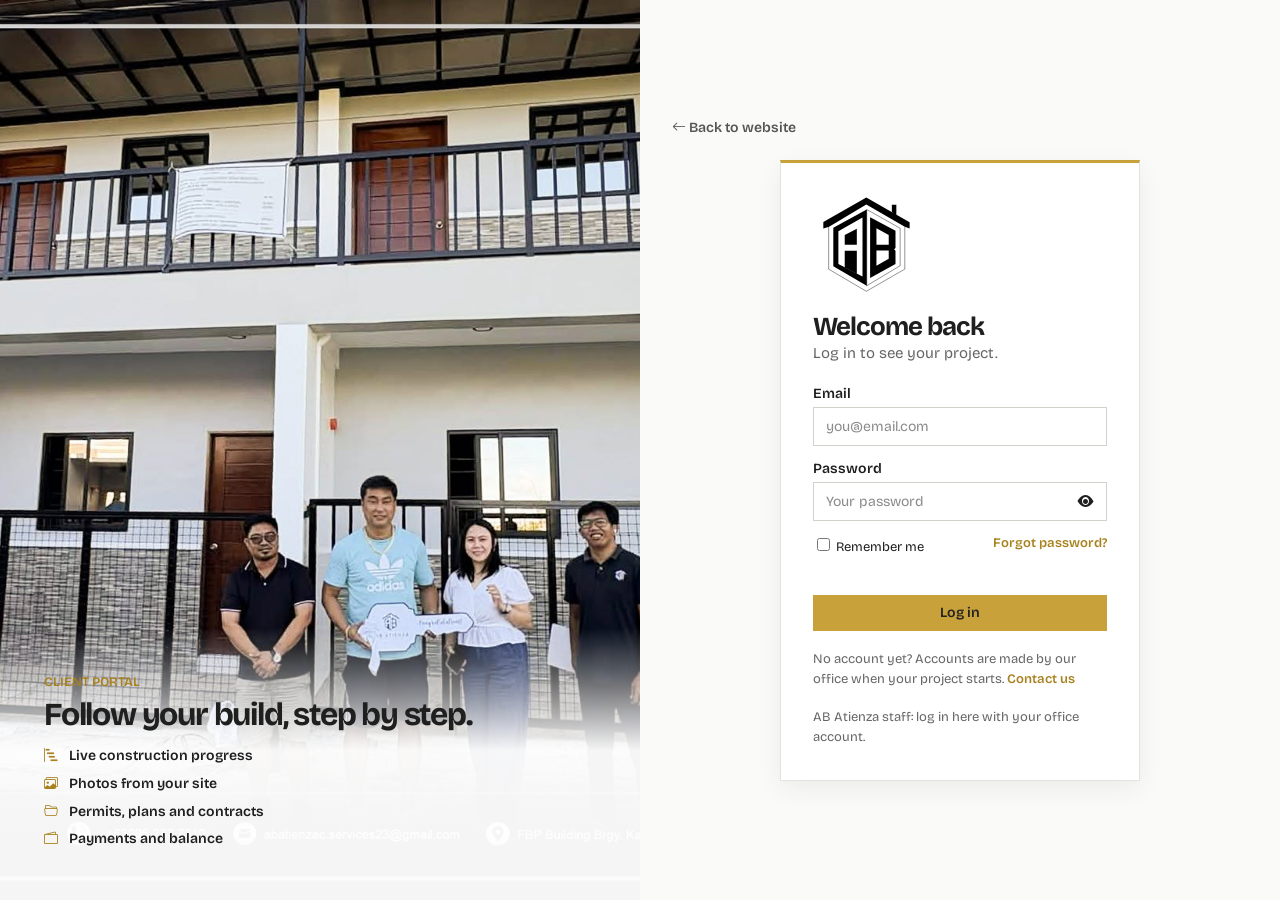
<file: portal/login.html>
<!doctype html>
<html lang="en">
  <head>
    <meta charset="UTF-8" />
    <meta name="viewport" content="width=device-width, initial-scale=1" />
    <title>Client Login | AB Atienza Construction Services</title>
    <link rel="preconnect" href="https://fonts.googleapis.com" />
    <link rel="preconnect" href="https://fonts.gstatic.com" crossorigin />
    <link
      rel="stylesheet"
      href="https://fonts.googleapis.com/css2?family=Bricolage+Grotesque:opsz,wght@12..96,400;12..96,600;12..96,800&family=JetBrains+Mono&display=swap"
    />
    <link
      rel="stylesheet"
      href="https://cdn.jsdelivr.net/npm/bootstrap-icons@1.13.1/font/bootstrap-icons.min.css"
    />
    <link rel="stylesheet" href="../css/styles.css" />
    <link rel="stylesheet" href="../css/login.css" />
    <link rel="stylesheet" href="../css/mobile.css" />
  </head>
  <body>
    <!-- LOGIN PAGE -->
    <main class="loginpage">
      <div class="loginphoto">
        <img src="../images/after.jpg" alt="Finished project" />
        <div class="photocaption">
          <p class="gold">CLIENT PORTAL</p>
          <h2>Follow your build, step by step.</h2>
          <p class="feature">
            <i class="bi bi-bar-chart-steps"></i> Live construction progress
          </p>
          <p class="feature">
            <i class="bi bi-images"></i> Photos from your site
          </p>
          <p class="feature">
            <i class="bi bi-folder2-open"></i> Permits, plans and contracts
          </p>
          <p class="feature">
            <i class="bi bi-wallet2"></i> Payments and balance
          </p>
        </div>
      </div>

      <div class="loginside">
        <a class="backlink" href="../index.html"
          ><i class="bi bi-arrow-left"></i> Back to website</a
        >
        <div class="loginbox">
          <img
            class="loginlogo"
            src="../images/ab-logo.svg"
            alt="AB Atienza logo"
          />
          <h1>Welcome back</h1>
          <p class="loginsub">Log in to see your project.</p>

          <div class="field">
            <label for="loginEmail">Email</label><input type="email" id="loginEmail" placeholder="you@email.com" />
          </div>
          <div class="field">
            <label for="loginPassword">Password</label>
            <div class="passrow">
              <input
                type="password"
                id="loginPassword"
                placeholder="Your password"
              /><button class="eye" id="eyeButton" aria-label="Show or hide password" onclick="showPassword()">
                <i class="bi bi-eye-fill"></i>
              </button>
            </div>
          </div>
          <div class="loginopts">
            <label><input type="checkbox" /> Remember me</label>
            <a href="#" onclick="forgotPassword(); return false;">Forgot password?</a>
          </div>

          <p class="loginerror" id="loginError"></p>
          <button class="btn loginbtn" onclick="logIn()">Log in</button>
          <p class="loginnote">
            No account yet? Accounts are made by our office when your project
            starts. <a href="../contact.html">Contact us</a>
          </p>
          <p class="loginnote">
            AB Atienza staff: log in here with your office account.
          </p>
        </div>
      </div>
    </main>

    <script src="../js/validate.js"></script>
    <script src="../js/login.js"></script>
  </body>
</html>
</file>
<file: css/styles.css>
/* ---------- size scale ----------
   Change a value here and every page follows.
   Measured from Notion and Grok at a 1440 x 960 viewport:
   UI text 14px, controls 36px, bars 44-56px, headings 24-32px. */
:root {
  --fs-label: 12px; /* mono labels, captions, fine print */
  --fs-small: 13px; /* secondary text */
  --fs-ui: 14px; /* nav, buttons, inputs, chips */
  --fs-body: 15px; /* paragraphs */
  --fs-lead: 16px; /* intro text under a big heading */
  --fs-h3: 20px; /* card and feature titles */
  --fs-h2: 30px; /* section titles */
  --fs-h1: 44px; /* page hero titles */

  /* side space: content stays 1180px wide and centered on big screens */
  --gutter: max(32px, calc((100% - 1180px) / 2));
  --section-y: 56px;

  --review-w: 340px; /* review card width, used by the loop animation */
  --review-gap: 16px;
}

* {
  box-sizing: border-box;
}
body {
  margin: 0;
  font-family: "Bricolage Grotesque", Arial, sans-serif;
  font-size: var(--fs-body);
  color: #1f1f1f;
  background: #fafaf8;
}
a {
  color: inherit;
  text-decoration: none;
}
img {
  display: block;
  width: 100%;
}
h1,
h2,
h3,
p {
  margin: 0;
}
p {
  line-height: 1.55;
}
button {
  font-family: inherit;
  cursor: pointer;
}
/* ---------- form controls ----------
   Browser dark mode paints buttons and boxes white-on-black.
   These rules keep every button, input and dropdown light and readable. */
:root {
  color-scheme: light;
}
button,
input,
select,
textarea {
  color: #1f1f1f;
  font-family: inherit;
}
input[type="text"],
input[type="password"],
input[type="number"],
input[type="email"],
input[type="tel"],
select,
textarea {
  background-color: #fff;
}
option {
  color: #1f1f1f;
  background: #fff;
}
::placeholder {
  color: #8a8a8a;
  opacity: 1;
}
/* browser autofill turns boxes light blue with white text: keep them white */
input:-webkit-autofill,
input:-webkit-autofill:hover,
input:-webkit-autofill:focus {
  -webkit-box-shadow: 0 0 0 1000px #fff inset;
  -webkit-text-fill-color: #1f1f1f;
  caret-color: #1f1f1f;
}

.gold {
  color: #a8821f;
  font-weight: 600;
  font-size: var(--fs-small);
  margin-bottom: 6px;
}
.center {
  text-align: center;
}

.topbar {
  display: flex;
  justify-content: space-between;
  background: #222;
  color: #ddd;
  padding: 6px var(--gutter);
  font-family: "JetBrains Mono", monospace;
  font-size: var(--fs-label);
}
.topbar span,
.topbar a {
  margin-right: 16px;
}
.navbar {
  position: sticky;
  top: 0;
  z-index: 10;
  display: flex;
  justify-content: space-between;
  align-items: center;
  padding: 8px var(--gutter);
  background: #fff;
  border-bottom: 1px solid #e4e2dc;
}
.navbar img {
  width: 40px;
  height: 40px;
}
.menu {
  display: flex;
}
.menu a {
  margin: 0 12px;
  font-size: var(--fs-ui);
  font-weight: 600;
}
.menu a:hover {
  color: #a8821f;
}
.btn {
  display: inline-block;
  background: #c9a13b;
  color: #222;
  padding: 8px 18px;
  font-weight: 600;
  border: none;
  font-size: var(--fs-ui);
  line-height: 20px;
}
.btn:hover {
  background: #222;
  color: #fff;
}
.btn2 {
  display: inline-block;
  border: 2px solid #222;
  padding: 6px 16px;
  font-size: var(--fs-ui);
  font-weight: 600;
  line-height: 20px;
}
.btn2:hover {
  background: #222;
  color: #fff;
}

.hero {
  position: relative;
  display: flex;
  align-items: center;
  justify-content: space-between;
  padding: 48px var(--gutter);
  overflow: hidden;
  background-color: #fafaf8;
  background-image:
    linear-gradient(#e9e7e0 1px, transparent 1px),
    linear-gradient(90deg, #e9e7e0 1px, transparent 1px);
  background-size: 40px 40px;
}
.herotext {
  position: relative;
  width: 42%;
}
.herotext h1 {
  font-size: var(--fs-h1);
  line-height: 1.04;
  letter-spacing: -1.5px;
  margin: 10px 0 16px 0;
}
.herotext h1 span {
  display: inline-block;
  animation: rise 0.8s both;
}
.w2 {
  animation-delay: 0.2s;
}
@keyframes rise {
  from {
    opacity: 0;
    transform: translateY(28px);
  }
  to {
    opacity: 1;
    transform: translateY(0);
  }
}
.herosub {
  color: #555;
  width: 80%;
  margin-bottom: 22px;
  font-size: var(--fs-lead);
}
.phonechip {
  display: flex;
  justify-content: space-between;
  align-items: center;
  width: 220px;
  margin-top: 18px;
  padding: 6px 8px 6px 12px;
  background: #fff;
  border: 1px solid #ddd;
  font-family: "JetBrains Mono", monospace;
  font-size: var(--fs-small);
}
.copybutton {
  background: none;
  border: 1px solid #ccc;
  padding: 3px 9px;
  font-family: "JetBrains Mono", monospace;
  font-size: var(--fs-label);
}

.copybutton {
  color: #1a1a1a;
}

.copybutton:hover {
  background: #c9a13b;
}

.collage {
  position: relative;
  display: grid;
  grid-template-columns: 1fr 1fr;
  gap: 10px;
  width: 54%;
  align-self: center;
}
.collage img {
  width: 100%;
  height: auto;
  aspect-ratio: 3 / 2;
  object-fit: cover;
  transition: transform 0.3s;
}
.collage img:first-child {
  grid-row: 1 / span 2;
  aspect-ratio: auto;
  height: 0;
  min-height: 100%; /* stretches to the height of the two right images */
  object-position: 48% center; /* keeps the building centered in the portrait crop */
}
.collage img:hover {
  transform: scale(1.05) rotate(-1.5deg);
}

.band {
  overflow: hidden;
  background: #c9a13b;
  color: #222;
  padding: 10px 0;
}
.bandtext {
  display: flex;
  width: 100%;
}
.bandgroup {
  display: flex;
  align-items: center;
  flex-shrink: 0;
  font-size: 32px;
  font-weight: 800;
  letter-spacing: -1px;
}
.bandgroup span {
  margin: 0 18px;
}
.bandgroup i {
  font-size: 18px;
}

.section {
  padding: var(--section-y) var(--gutter);
}
.gray {
  background: #f1efe9;
}
.title {
  font-size: var(--fs-h2);
  line-height: 1.12;
  letter-spacing: -0.8px;
  margin-bottom: 8px;
}
.sub {
  color: #666;
  margin-bottom: 24px;
}

.stack {
  display: flex;
  flex-direction: column;
  margin-top: 20px;
}
.stackcard {
  position: sticky;
  display: flex;
  justify-content: space-between;
  align-items: center;
  margin-bottom: 40px;
  background: #fff;
  border: 1px solid #e4e2dc;
  box-shadow: 0 -8px 20px rgba(0, 0, 0, 0.06);
  overflow: hidden;
  transform-origin: top center;
}
.stackcard:last-child {
  margin-bottom: 0;
}
.stackcard:nth-child(even) {
  background: #f3e9cd;
}
.stackcard:nth-child(1) {
  top: 84px;
}
.stackcard:nth-child(2) {
  top: 98px;
}
.stackcard:nth-child(3) {
  top: 112px;
}
.stackcard:nth-child(4) {
  top: 126px;
}
.stackcard:nth-child(5) {
  top: 140px;
}
.stackcard:nth-child(6) {
  top: 154px;
}
.stacktext {
  display: flex;
  flex-direction: column;
  align-items: flex-start;
  width: 40%;
  padding: 24px 36px;
}
.stacknum {
  margin-bottom: 10px;
  font-family: "JetBrains Mono", monospace;
  font-size: var(--fs-label);
  color: #a8821f;
}
.stacknum i {
  margin-right: 6px;
  font-size: 16px;
}
.stacktext h3 {
  margin-bottom: 6px;
  font-size: 28px;
  letter-spacing: -0.8px;
}
.stacktext p {
  margin-bottom: 14px;
  color: #555;
}
.stacktags {
  display: flex;
  flex-wrap: wrap;
  margin-bottom: 18px;
}
.stacktag {
  margin: 0 6px 6px 0;
  padding: 3px 10px;
  border: 1px solid #c9b98a;
  border-radius: 999px;
  font-size: var(--fs-label);
  color: #555;
}
.stackcard img {
  width: 60%;
  height: auto;
}

.panels {
  display: flex;
  height: 360px;
}
.panel {
  position: relative;
  flex: 1;
  overflow: hidden;
  margin-right: 6px;
  transition: flex 0.5s;
}
.panel:hover {
  flex: 5;
}
.panel img {
  width: 100%;
  height: 100%;
  object-fit: cover;
}
.panel span {
  position: absolute;
  left: 0;
  bottom: 0;
  width: 100%;
  padding: 12px 14px;
  background: rgba(255, 255, 255, 0.92);
  font-size: var(--fs-ui);
  font-weight: 600;
  opacity: 0;
  transition: opacity 0.4s;
}
.panel:hover span {
  opacity: 1;
}
.section .center a {
  display: inline-block;
  margin-top: 24px;
}

.about {
  display: flex;
  align-items: center;
}
.aboutpics {
  display: flex;
  justify-content: space-between;
  width: 50%;
}
.aboutpics img {
  width: 48%;
  height: 320px;
  object-fit: cover;
}
.aboutpics img:last-child {
  margin-top: 36px;
}
.abouttext {
  width: 44%;
  margin-left: 6%;
}
.check {
  margin-bottom: 6px;
}
.check i {
  color: #a8821f;
}

.marquee {
  overflow: hidden;
  margin-top: 16px;
}
.track {
  display: flex;
  animation: slideleft 26s linear infinite;
}
.track:hover {
  animation-play-state: paused;
}
.back {
  animation-name: slideright;
}
/* one loop = the 4 original review cards (card width + gap) */
@keyframes slideleft {
  from {
    margin-left: 0;
  }
  to {
    margin-left: calc((var(--review-w) + var(--review-gap)) * -4);
  }
}
@keyframes slideright {
  from {
    margin-left: calc((var(--review-w) + var(--review-gap)) * -4);
  }
  to {
    margin-left: 0;
  }
}
.review {
  flex-shrink: 0;
  width: var(--review-w);
  margin-right: var(--review-gap);
  padding: 18px;
  background: #fff;
  border: 1px solid #e4e2dc;
}
.person {
  display: flex;
  align-items: center;
  margin-top: 12px;
}
.person img {
  width: 32px;
  height: 32px;
  margin-right: 10px;
  border-radius: 50%;
}
.stars {
  margin-bottom: 8px;
  font-size: 13px;
  color: #c9a13b;
}
.stars i {
  margin-right: 2px;
}
.person b,
.person span {
  display: block;
}
.person span {
  font-size: var(--fs-label);
  color: #777;
}

.cta {
  display: flex;
  justify-content: space-between;
  align-items: center;
  padding: var(--section-y) var(--gutter);
  background: #f3e9cd;
}
.ctatext h2 {
  font-size: 34px;
  line-height: 1.05;
  letter-spacing: -1.2px;
  margin-bottom: 10px;
}
.ctabox {
  width: 44%;
}
.hint2 {
  font-family: "JetBrains Mono", monospace;
  font-size: var(--fs-label);
  color: #666;
}
.ctaline {
  display: flex;
  justify-content: space-between;
  align-items: center;
  margin: 6px 0 16px 0;
  padding-bottom: 10px;
  border-bottom: 1px solid #c9b98a;
  font-size: var(--fs-h3);
  font-weight: 600;
}
.ctaline a:hover {
  color: #a8821f;
}

.footer {
  display: flex;
  justify-content: space-between;
  background: #222;
  color: #bbb;
  padding: 40px var(--gutter);
  font-size: var(--fs-ui);
}
.fcol {
  width: 22%;
}
.footer img {
  width: 44px;
  height: 44px;
  margin-bottom: 10px;
}
.footer h3 {
  color: #fff;
  margin-bottom: 10px;
  font-size: var(--fs-body);
}
.footer a {
  display: block;
  margin-bottom: 6px;
}
.footer a:hover {
  color: #c9a13b;
}
.footer p {
  margin-bottom: 6px;
}
.copy {
  background: #111;
  color: #999;
  text-align: center;
  padding: 12px;
  font-size: var(--fs-label);
}
</file>
<file: css/mobile.css>
/* ---------- mobile ----------
   Loaded last on every page. One breakpoint: under 800px wide,
   every row of columns becomes one column and the side space and headings shrink. */
@media (max-width: 800px) {
  :root {
    --gutter: 16px;
    --section-y: 36px;
    --fs-h1: 30px;
    --fs-h2: 24px;
  }
  body {
    overflow-x: hidden;
  }
  iframe {
    width: 100%;
  }

  /* top bar and nav bar: the menu drops to its own line */
  .navbar {
    position: static;
    flex-wrap: wrap;
  }
  .menu {
    order: 3;
    width: 100%;
    flex-wrap: wrap;
    justify-content: center;
  }
  .menu a {
    margin: 0 8px;
  }

  /* 1. rows become columns */
  .topbar,
  .hero,
  .about,
  .cta,
  .footer,
  .block,
  .threecols,
  .people,
  .jobs,
  .step,
  .stats,
  .stackbox,
  .stackcard,
  .shero,
  .faqbox,
  .qhero,
  .quotewrap,
  .qcards,
  .nextsteps,
  .fieldrow,
  .chero,
  .channels,
  .formsection,
  .reality,
  .fbband {
    flex-direction: column;
    align-items: flex-start;
    gap: 24px;
  }

  /* 2. parts that were a percent of the row now fill it */
  .herotext,
  .herosub,
  .collage,
  .aboutpics,
  .abouttext,
  .ctabox,
  .fcol,
  .stacktext,
  .stackcard img,
  .intro h1,
  .introsub,
  .side,
  .main,
  .mini,
  .steptext,
  .step img,
  .peopletext,
  .stackbox,
  .stack,
  .job,
  .sherotext,
  .herophotos,
  .herophotos img,
  .flip,
  .faqside,
  .faqlist,
  .phero h1,
  .phero .sub,
  .pcard,
  .realitytext,
  .realitypics,
  .qherotext,
  .qsub,
  .formcol,
  .summary,
  .nextsteps div,
  .qcard,
  .fieldrow .field,
  .cherotext,
  .cherosub,
  .chphotos,
  .channel,
  .formside,
  .mapside {
    width: 100%;
  }
  .abouttext,
  .channel,
  .flip {
    margin: 0;
  }
  .side,
  .summary {
    position: static;
  }
  .floattwo {
    margin-left: 0;
  }
  .stacktext {
    padding: 20px;
  }
  .qhero h1,
  .ctatext h2 {
    font-size: 28px;
  }

  .stats,
  .filters {
    align-items: center;
    justify-content: center;
  }

  /* 3. rows of small photos and tiles become two per row */
  .scatter,
  .strip,
  .pharow,
  .filters,
  .trades {
    flex-wrap: wrap;
    justify-content: space-between;
  }
  .filters {
    justify-content: center;
  }
  .scatter img,
  .strip img,
  .pimg,
  .pimg:nth-child(odd),
  .trade {
    width: 48%;
    margin: 0 0 14px 0;
  }

  /* 4. home: the hover panels become a plain list of photos */
  .panels {
    flex-direction: column;
    height: auto;
  }
  .panel,
  .panel:hover {
    flex: none;
    height: 150px;
    margin: 0 0 6px 0;
  }
  .panel span {
    opacity: 1;
  }

  /* about: the service list wraps, the photo stack gets smaller, no hover photo */
  .row {
    flex-wrap: wrap;
  }
  .row b {
    width: calc(100% - 48px);
  }
  .row p {
    width: 100%;
    padding-left: 48px;
  }
  .stackbox .stackcard {
    width: 240px;
    height: 300px;
  }
  .preview {
    display: none !important;
  }

  /* quote: the 3 progress steps fit a small screen */
  .pstep b {
    font-size: 12px;
  }
  .pstep span {
    margin-right: 4px;
  }
  .pline {
    margin: 0 6px;
  }

  /* projects: the pop-up viewer */
  .vbox {
    flex: 1;
    flex-direction: column;
    width: auto;
    min-width: 0;
    max-height: 90vh;
    overflow-y: auto;
  }
  .vbox img {
    width: 100%;
    height: 200px;
  }
  .vtext {
    width: 100%;
    padding: 20px;
  }
  .varrow {
    width: 32px;
    margin: 0 4px;
  }
  .vclose {
    top: 10px;
    right: 10px;
  }

  /* login: the photo goes away */
  .loginphoto {
    display: none;
  }
  .loginside {
    width: 100%;
  }
  .loginbox {
    width: 100%;
    max-width: 360px;
  }
}
</file>
<file: css/about.css>
/* about.css: styles for about.html only. Shared styles live in styles.css. */

/* ---------- menu ---------- */
.menu a.active {
  color: #a8821f;
}

/* ---------- intro ---------- */
.intro {
  padding: 64px var(--gutter) 24px var(--gutter);
}
/* ---------- crumb ---------- */
.crumb {
  margin-bottom: 18px;
  font-family: "JetBrains Mono", monospace;
  font-size: var(--fs-label);
  color: #777;
}
.crumb a:hover {
  color: #a8821f;
}
/* ---------- intro ---------- */
.intro h1 {
  width: 92%;
  margin-bottom: 18px;
  font-size: var(--fs-h1);
  line-height: 1.05;
  letter-spacing: -1.5px;
}
.introsub {
  width: 60%;
  font-size: var(--fs-lead);
  color: #555;
}

/* ---------- scatter ---------- */
.scatter {
  display: flex;
  justify-content: space-between;
  padding: 32px var(--gutter) 56px var(--gutter);
}
.scatter img {
  width: 23%;
  height: 220px;
  object-fit: cover;
  border: 6px solid #fff;
  box-shadow: 0 4px 14px rgba(0, 0, 0, 0.15);
  transition: transform 0.3s;
}
.scatter img:nth-child(1) {
  transform: rotate(-4deg);
}
.scatter img:nth-child(2) {
  transform: rotate(3deg) translateY(22px);
}
.scatter img:nth-child(3) {
  transform: rotate(-2deg);
}
.scatter img:nth-child(4) {
  transform: rotate(4deg) translateY(18px);
}
.scatter img:hover {
  position: relative;
  z-index: 2;
  transform: rotate(0deg) scale(1.08);
}

/* ---------- stats ---------- */
.stats {
  display: flex;
  justify-content: space-around;
  padding: 36px var(--gutter);
  background: #f3e9cd;
  text-align: center;
}
.stats b {
  display: block;
  font-size: 44px;
  line-height: 1;
  letter-spacing: -2px;
}
.stats span {
  font-family: "JetBrains Mono", monospace;
  font-size: var(--fs-label);
  color: #555;
}

/* ---------- block ---------- */
.block {
  display: flex;
  padding: 64px var(--gutter);
  border-bottom: 1px solid #e4e2dc;
}
/* ---------- side ---------- */
.side {
  width: 26%;
  align-self: flex-start;
  position: sticky;
  top: 80px;
}
/* ---------- num ---------- */
.num {
  font-family: "JetBrains Mono", monospace;
  font-size: var(--fs-label);
  color: #a8821f;
}
/* ---------- side ---------- */
.side h2 {
  margin-top: 4px;
  font-size: 28px;
  line-height: 1.1;
  letter-spacing: -0.8px;
}
/* ---------- smallhint ---------- */
.smallhint {
  margin-top: 10px;
  font-family: "JetBrains Mono", monospace;
  font-size: var(--fs-label);
  color: #777;
}
/* ---------- main ---------- */
.main {
  width: 74%;
}
/* ---------- bigtext ---------- */
.bigtext {
  margin-bottom: 24px;
  font-size: 22px;
  line-height: 1.4;
  letter-spacing: -0.3px;
}
/* ---------- threecols ---------- */
.threecols {
  display: flex;
  justify-content: space-between;
}
/* ---------- mini ---------- */
.mini {
  width: 31%;
  padding-top: 12px;
  border-top: 3px solid #c9a13b;
}
.mini h3 {
  margin-bottom: 4px;
  font-size: 18px;
}
.mini p {
  color: #555;
}

/* ---------- list ---------- */
.list {
  border-top: 1px solid #ddd;
}
/* ---------- row ---------- */
.row {
  display: flex;
  align-items: center;
  padding: 14px 8px;
  border-bottom: 1px solid #ddd;
  transition:
    padding-left 0.3s,
    background 0.3s;
}
.row:hover {
  padding-left: 22px;
  background: #f3e9cd;
}
.row span {
  width: 48px;
  font-family: "JetBrains Mono", monospace;
  font-size: var(--fs-label);
  color: #a8821f;
}
.row b {
  width: 45%;
  font-size: var(--fs-h3);
  letter-spacing: -0.5px;
}
.row p {
  color: #666;
}
/* ---------- preview ---------- */
.preview {
  display: none;
  position: fixed;
  width: 220px;
  height: 150px;
  object-fit: cover;
  border: 5px solid #fff;
  box-shadow: 0 6px 18px rgba(0, 0, 0, 0.25);
  pointer-events: none;
  z-index: 20;
}

/* ---------- steps ---------- */
.steps {
  margin-left: 8px;
  border-left: 2px solid #e4e2dc;
}
.step {
  position: relative;
  display: flex;
  align-items: center;
  justify-content: space-between;
  padding: 0 0 36px 28px;
  opacity: 0.3;
  transition: opacity 0.5s;
}
.step.on {
  opacity: 1;
}
/* ---------- dot ---------- */
.dot {
  position: absolute;
  left: -11px;
  top: 3px;
  width: 20px;
  height: 20px;
  background: #e4e2dc;
  border: 3px solid #fafaf8;
  border-radius: 50%;
  transition: background 0.5s;
}
/* ---------- on ---------- */
.on .dot {
  background: #c9a13b;
}
/* ---------- steptext ---------- */
.steptext {
  width: 50%;
}
.steptext h3 {
  margin-bottom: 4px;
  font-size: var(--fs-h3);
  letter-spacing: -0.5px;
}
.steptext p {
  color: #555;
}
.step img {
  width: 36%;
  height: 140px;
  object-fit: cover;
}

/* ---------- people ---------- */
.people {
  display: flex;
  justify-content: space-between;
  align-items: center;
}
.peopletext {
  width: 48%;
}
/* ---------- sub ---------- */
.sub {
  margin-bottom: 20px;
}
/* ---------- contactcard ---------- */
.contactcard {
  display: flex;
  align-items: center;
  margin-bottom: 16px;
  padding: 14px;
  background: #fff;
  border: 1px solid #e4e2dc;
}
.contactcard i {
  margin-right: 14px;
  font-size: 28px;
  color: #a8821f;
}
/* ---------- stackbox ---------- */
.stackbox {
  display: flex;
  flex-direction: column;
  align-items: center;
  width: 46%;
}
.stack {
  position: relative;
  width: 350px;
  height: 360px;
  cursor: pointer;
}
.stackcard {
  position: absolute;
  top: 0;
  left: 0;
  width: 280px;
  height: 360px;
  object-fit: cover;
  border: 6px solid #fff;
  box-shadow: 0 6px 18px rgba(0, 0, 0, 0.2);
  transition: transform 0.5s;
}
.stackhint {
  margin-top: 14px;
  font-family: "JetBrains Mono", monospace;
  font-size: var(--fs-label);
  color: #777;
}

/* ---------- jobs ---------- */
.jobs {
  display: flex;
  justify-content: space-between;
}
.job {
  width: 48%;
  padding: 22px;
  background: #fff;
  border: 1px solid #e4e2dc;
  border-top: 3px solid #c9a13b;
  transition: transform 0.3s;
}
.job:hover {
  transform: translateY(-5px);
}
.job i {
  font-size: 26px;
  color: #a8821f;
}
.job h3 {
  margin: 6px 0 10px 0;
  font-size: var(--fs-h3);
  letter-spacing: -0.5px;
}
.job ul {
  margin: 0 0 16px 0;
  padding-left: 18px;
  color: #555;
  line-height: 1.7;
}
</file>
<file: css/contact.css>
/* contact.css: styles for contact.html only. Shared styles live in styles.css. */

/* ---------- menu ---------- */
.menu a.active {
  color: #a8821f;
}
/* ---------- crumb ---------- */
.crumb {
  margin-bottom: 18px;
  font-family: "JetBrains Mono", monospace;
  font-size: var(--fs-label);
  color: #777;
}
.crumb a:hover {
  color: #a8821f;
}

/* ---------- chero ---------- */
.chero {
  display: flex;
  justify-content: space-between;
  align-items: center;
  padding: 56px var(--gutter);
  background: #f1efe9;
}
.cherotext {
  width: 50%;
}
.chero h1 {
  margin-bottom: 16px;
  font-size: var(--fs-h1);
  line-height: 1.05;
  letter-spacing: -1.5px;
}
/* ---------- typed ---------- */
.typed {
  color: #a8821f;
}
/* ---------- cherosub ---------- */
.cherosub {
  width: 85%;
  margin-bottom: 22px;
  font-size: var(--fs-lead);
  color: #555;
}
/* ---------- chphotos ---------- */
.chphotos {
  display: flex;
  flex-direction: column;
  width: 40%;
}
/* ---------- bigphoto ---------- */
.bigphoto {
  height: 270px;
  object-fit: cover;
  border: 6px solid #fff;
  box-shadow: 0 6px 18px rgba(0, 0, 0, 0.18);
  transform: rotate(2deg);
}
/* ---------- note ---------- */
.note {
  align-self: flex-start;
  margin: -24px 0 0 24px;
  padding: 12px 18px;
  background: #c9a13b;
  box-shadow: 0 4px 12px rgba(0, 0, 0, 0.2);
  transform: rotate(-3deg);
}

/* ---------- channels ---------- */
.channels {
  display: flex;
  margin-top: 24px;
}
.channel {
  flex: 1;
  display: flex;
  flex-direction: column;
  margin-right: 14px;
  padding: 22px 20px;
  background: #fff;
  border: 1px solid #e4e2dc;
  border-top: 3px solid #c9a13b;
}
.channel:last-child {
  margin-right: 0;
}
.channel > i {
  margin-bottom: 10px;
  font-size: 30px;
  color: #a8821f;
}
.channel h3 {
  margin-bottom: 8px;
  font-size: var(--fs-h3);
  letter-spacing: -0.5px;
}
.channel p {
  margin-bottom: 4px;
  color: #444;
}
.channelbtns {
  display: flex;
  align-items: center;
  margin-top: 12px;
}
.channelbtns .btn {
  margin-right: 8px;
}
.channelbtns .btn:hover {
  background: #222;
}

/* ---------- formsection ---------- */
.formsection {
  display: flex;
  justify-content: space-between;
}
/* ---------- formside ---------- */
.formside {
  width: 54%;
}
/* ---------- mapside ---------- */
.mapside {
  width: 40%;
}
/* ---------- fieldrow ---------- */
.fieldrow {
  display: flex;
  justify-content: space-between;
}
.fieldrow .field {
  width: 48%;
}
.field {
  display: flex;
  flex-direction: column;
  margin-bottom: 14px;
}
.field label,
.label {
  margin-bottom: 5px;
  font-size: var(--fs-ui);
  font-weight: 600;
}
.field input,
.field select,
.field textarea {
  padding: 10px 12px;
  background: #fff;
  border: 1px solid #d3d1c9;
  font-family: inherit;
  font-size: var(--fs-ui);
}
.field input:focus,
.field select:focus,
.field textarea:focus {
  outline: none;
  border-color: #c9a13b;
  box-shadow: 0 0 0 1px #c9a13b;
}
/* ---------- letters ---------- */
.letters {
  align-self: flex-end;
  margin-top: 4px;
  font-family: "JetBrains Mono", monospace;
  font-size: var(--fs-label);
  color: #777;
}
/* ---------- replychips ---------- */
.replychips {
  display: flex;
  margin: 4px 0 18px 0;
}
.replychip {
  margin-right: 8px;
  padding: 7px 14px;
  background: #fff;
  border: 1px solid #d3d1c9;
  border-radius: 999px;
  font-size: var(--fs-small);
  font-weight: 600;
  transition:
    background 0.2s,
    border-color 0.2s;
}
.replychip:hover {
  border-color: #c9a13b;
}
.replychip.on {
  background: #c9a13b;
  border-color: #c9a13b;
}
/* ---------- formerror ---------- */
.formerror {
  min-height: 20px;
  margin-bottom: 6px;
  color: #b3261e;
  font-weight: 600;
}
/* ---------- thanks ---------- */
.thanks {
  display: none;
  flex-direction: column;
  align-items: flex-start;
  padding: 28px;
  background: #fff;
  border: 1px solid #e4e2dc;
  border-top: 3px solid #c9a13b;
}
.thanks i {
  font-size: 40px;
  color: #c9a13b;
}
.thanks h3 {
  margin: 8px 0 6px 0;
  font-size: 24px;
  letter-spacing: -0.8px;
}
.thanks p {
  margin-bottom: 16px;
}
.thanks .btn2 {
  background: #222;
  color: #fff;
}
/* ---------- mapside ---------- */
.mapside iframe {
  display: block;
  border: 0;
}
/* ---------- mapinfo ---------- */
.mapinfo {
  display: flex;
  align-items: center;
  padding: 12px;
  background: #fff;
}
.mapinfo i {
  margin-right: 12px;
  font-size: 22px;
  color: #a8821f;
}
/* ---------- teamphoto ---------- */
.teamphoto {
  height: 200px;
  margin-top: 16px;
  object-fit: cover;
  border: 6px solid #fff;
  box-shadow: 0 4px 14px rgba(0, 0, 0, 0.15);
  transform: rotate(-1.5deg);
}

/* ---------- strip ---------- */
.strip {
  display: flex;
  justify-content: space-between;
  margin: 24px 0 8px 0;
}
.strip img {
  width: 23.5%;
  height: 170px;
  object-fit: cover;
  transition: transform 0.3s;
}
.strip img:hover {
  transform: translateY(-8px);
}
/* ---------- section ---------- */
.section .center a {
  display: inline-block;
  margin-top: 24px;
}
</file>
<file: css/projects.css>
/* projects.css: styles for projects.html only. Shared styles live in styles.css. */

/* ---------- menu ---------- */
.menu a.active {
  color: #a8821f;
}
/* ---------- crumb ---------- */
.crumb {
  margin-bottom: 18px;
  font-family: "JetBrains Mono", monospace;
  font-size: var(--fs-label);
  color: #777;
}
.crumb a:hover {
  color: #a8821f;
}

/* ---------- phero ---------- */
.phero {
  padding: 48px var(--gutter) 64px var(--gutter);
  text-align: center;
  overflow: hidden;
}
.phero h1 {
  width: 80%;
  margin: 0 auto 14px auto;
  font-size: var(--fs-h1);
  line-height: 1.05;
  letter-spacing: -1.5px;
}
/* ---------- gold2 ---------- */
.gold2 {
  color: #a8821f;
}
/* ---------- phero ---------- */
.phero .sub {
  width: 60%;
  margin: 0 auto 36px auto;
}
/* ---------- pharow ---------- */
.pharow {
  display: flex;
  justify-content: center;
  align-items: center;
}
/* ---------- pimg ---------- */
.pimg {
  width: 23%;
  height: 200px;
  margin: 0 1%;
  object-fit: cover;
  border: 6px solid #fff;
  box-shadow: 0 6px 18px rgba(0, 0, 0, 0.18);
}
.pimg:nth-child(odd) {
  margin-top: 36px;
}
.pimg:nth-child(1) {
  transform: rotate(-3deg);
}
.pimg:nth-child(2) {
  transform: rotate(-1deg);
}
.pimg:nth-child(3) {
  transform: rotate(1deg);
}
.pimg:nth-child(4) {
  transform: rotate(3deg);
}

/* ---------- filters ---------- */
.filters {
  display: flex;
  justify-content: center;
  margin-bottom: 28px;
}
/* ---------- filterchip ---------- */
.filterchip {
  margin: 0 4px;
  padding: 7px 16px;
  background: #fff;
  border: 1px solid #d3d1c9;
  border-radius: 999px;
  font-size: var(--fs-ui);
  font-weight: 600;
  transition:
    background 0.2s,
    border-color 0.2s;
}
.filterchip:hover {
  border-color: #c9a13b;
}
.filterchip.on {
  background: #c9a13b;
  border-color: #c9a13b;
}

/* ---------- gallery ---------- */
.gallery {
  display: flex;
  flex-wrap: wrap;
  gap: 3.5%;
}
/* ---------- pcard ---------- */
.pcard {
  position: relative;
  width: 30.9%;
  height: 230px;
  margin-bottom: 22px;
  overflow: hidden;
  cursor: pointer;
  animation: pop 0.5s;
}
@keyframes pop {
  from {
    opacity: 0;
    transform: scale(0.9);
  }
  to {
    opacity: 1;
    transform: scale(1);
  }
}
.pcard img {
  width: 100%;
  height: 100%;
  object-fit: cover;
  transition: transform 0.5s;
}
.pcard:hover img {
  transform: scale(1.08);
}
/* ---------- pcover ---------- */
.pcover {
  position: absolute;
  left: 0;
  bottom: 0;
  width: 100%;
  padding: 12px 14px;
  background: #fff;
  transition: padding-bottom 0.3s;
}
/* ---------- pcard ---------- */
.pcard:hover .pcover {
  padding-bottom: 22px;
}
/* ---------- pcover ---------- */
.pcover h2 {
  font-size: 16px;
  letter-spacing: -0.3px;
  line-height: 1.2;
}
/* ---------- ptag ---------- */
.ptag {
  display: block;
  height: 0;
  overflow: hidden;
  font-family: "JetBrains Mono", monospace;
  font-size: var(--fs-label);
  color: #a8821f;
  opacity: 0;
  transition:
    height 0.3s,
    opacity 0.3s;
}
/* ---------- pcard ---------- */
.pcard:hover .ptag {
  height: 18px;
  opacity: 1;
}
/* ---------- carddesc ---------- */
.carddesc {
  display: none;
}

/* ---------- reality ---------- */
.reality {
  display: flex;
  justify-content: space-between;
  align-items: center;
}
.realitytext {
  width: 36%;
}
.realitypics {
  position: relative;
  width: 60%;
  height: 330px;
  overflow: hidden;
  border: 6px solid #fff;
  box-shadow: 0 6px 18px rgba(0, 0, 0, 0.15);
}
.realitypics img {
  position: absolute;
  top: 0;
  left: 0;
  width: 100%;
  height: 100%;
  object-fit: cover;
}
/* ---------- finishedpic ---------- */
.finishedpic {
  opacity: 0;
  transition: opacity 0.8s;
}
/* ---------- realitypics ---------- */
.realitypics:hover .finishedpic {
  opacity: 1;
}
/* ---------- lab1 ---------- */
.lab1,
.lab2 {
  position: absolute;
  left: 12px;
  top: 12px;
  padding: 4px 10px;
  background: #fff;
  font-family: "JetBrains Mono", monospace;
  font-size: var(--fs-label);
  transition: opacity 0.8s;
}
/* ---------- lab2 ---------- */
.lab2 {
  background: #c9a13b;
  opacity: 0;
}
/* ---------- realitypics ---------- */
.realitypics:hover .lab1 {
  opacity: 0;
}
.realitypics:hover .lab2 {
  opacity: 1;
}

/* ---------- fbband ---------- */
.fbband {
  display: flex;
  justify-content: space-between;
  align-items: center;
  padding: 32px var(--gutter);
  background: #222;
  color: #fff;
}
.fbband h3 {
  font-size: var(--fs-h3);
  letter-spacing: -0.5px;
}
.fbband p {
  color: #bbb;
}
.fbband .btn2 {
  border-color: #fff;
}

/* ---------- viewer ---------- */
.viewer {
  display: none;
  position: fixed;
  top: 0;
  left: 0;
  width: 100%;
  height: 100%;
  justify-content: center;
  align-items: center;
  background: rgba(31, 31, 31, 0.8);
  z-index: 100;
}
/* ---------- vbox ---------- */
.vbox {
  display: flex;
  width: 820px;
  background: #fff;
}
.vbox img {
  width: 60%;
  height: 420px;
  object-fit: cover;
}
/* ---------- vtext ---------- */
.vtext {
  display: flex;
  flex-direction: column;
  justify-content: center;
  align-items: flex-start;
  width: 40%;
  padding: 28px;
}
.vtext h2 {
  margin-bottom: 10px;
  font-size: 24px;
  line-height: 1.1;
  letter-spacing: -0.8px;
}
.vtext p {
  color: #555;
}
/* ---------- varrow ---------- */
.varrow,
.vclose {
  width: 40px;
  height: 40px;
  margin: 0 12px;
  background: #fff;
  border: none;
  font-size: 18px;
}
.varrow:hover,
.vclose:hover {
  background: #c9a13b;
}
/* ---------- vclose ---------- */
.vclose {
  position: absolute;
  top: 20px;
  right: 30px;
  margin: 0;
}
</file>
<file: css/quote.css>
/* quote.css: styles for quote.html only. Shared styles live in styles.css. */

/* ---------- crumb ---------- */
.crumb {
  margin-bottom: 14px;
  font-family: "JetBrains Mono", monospace;
  font-size: var(--fs-label);
  color: #777;
}
.crumb a:hover {
  color: #a8821f;
}
/* ---------- small ---------- */
.small {
  font-size: var(--fs-label);
  color: #777;
}

/* ---------- qhero ---------- */
.qhero {
  display: flex;
  justify-content: space-between;
  align-items: center;
  padding: 40px var(--gutter);
  background: #f3e9cd;
  overflow: hidden;
}
.qherotext {
  width: 55%;
}
.qhero h1 {
  margin-bottom: 10px;
  font-size: 40px;
  line-height: 1.02;
  letter-spacing: -1.5px;
}
/* ---------- qsub ---------- */
.qsub {
  width: 85%;
  font-size: var(--fs-lead);
  color: #555;
}
/* ---------- qhero ---------- */
.qhero img {
  width: 260px;
  height: 154px;
  object-fit: cover;
  border: 6px solid #fff;
  box-shadow: 0 6px 18px rgba(0, 0, 0, 0.18);
  transform: rotate(3deg);
}

/* ---------- quotewrap ---------- */
.quotewrap {
  display: flex;
  justify-content: space-between;
  align-items: flex-start;
  padding: 44px var(--gutter);
}
/* ---------- formcol ---------- */
.formcol {
  width: 63%;
}
/* ---------- progress ---------- */
.progress {
  display: flex;
  align-items: center;
  margin-bottom: 26px;
}
/* ---------- pstep ---------- */
.pstep {
  display: flex;
  align-items: center;
  font-size: var(--fs-ui);
  color: #999;
}
.pstep span {
  display: flex;
  justify-content: center;
  align-items: center;
  width: 30px;
  height: 30px;
  margin-right: 8px;
  background: #e4e2dc;
  border-radius: 50%;
  font-size: var(--fs-ui);
  font-weight: 800;
  color: #555;
  transition: background 0.4s;
}
.pstep.on {
  color: #222;
}
.pstep.on span {
  background: #c9a13b;
  color: #222;
}
.pstep.done {
  color: #222;
}
.pstep.done span {
  background: #2e7d4f;
  color: #fff;
}
/* ---------- pline ---------- */
.pline {
  flex: 1;
  height: 2px;
  margin: 0 12px;
  background: #e4e2dc;
  transition: background 0.4s;
}
.pline.done {
  background: #2e7d4f;
}

/* ---------- stepbox ---------- */
.stepbox {
  display: none;
}
.stepbox.on {
  display: block;
  animation: slidein 0.5s;
}
@keyframes slidein {
  from {
    opacity: 0;
    transform: translateX(24px);
  }
  to {
    opacity: 1;
    transform: translateX(0);
  }
}
/* ---------- formcol ---------- */
.formcol h2 {
  margin-bottom: 6px;
  font-size: 26px;
  letter-spacing: -1px;
}
/* ---------- qnote ---------- */
.qnote {
  margin-bottom: 16px;
  color: #666;
}
/* ---------- label ---------- */
.label {
  margin: 14px 0 8px 0;
  font-family: "JetBrains Mono", monospace;
  font-size: var(--fs-label);
  font-weight: 600;
  color: #777;
}

/* ---------- chips ---------- */
.chips {
  display: flex;
  flex-wrap: wrap;
}
/* ---------- servicechip ---------- */
.servicechip {
  margin: 0 8px 8px 0;
  padding: 7px 14px;
  background: #fff;
  border: 1px solid #d3d1c9;
  border-radius: 999px;
  font-family: inherit;
  font-size: var(--fs-ui);
  font-weight: 600;
  cursor: pointer;
  transition:
    background 0.2s,
    border-color 0.2s,
    transform 0.2s;
}
.servicechip:hover {
  border-color: #c9a13b;
  transform: translateY(-2px);
}
.servicechip.on {
  background: #c9a13b;
  border-color: #c9a13b;
}

/* ---------- qcards ---------- */
.qcards {
  display: flex;
  justify-content: space-between;
  margin-bottom: 8px;
}
.qcard {
  width: 31.5%;
  background: #fff;
  border: 2px solid #e4e2dc;
  cursor: pointer;
  transition:
    transform 0.3s,
    border-color 0.3s,
    background 0.3s;
}
.qcard:hover {
  transform: translateY(-4px);
}
.qcard img {
  height: 96px;
  object-fit: cover;
}
.qcard b {
  display: block;
  padding: 8px 10px 0 10px;
  font-size: var(--fs-ui);
}
.qcard span {
  display: block;
  padding: 2px 10px 10px 10px;
  font-size: var(--fs-label);
  color: #666;
}
.qcard.on {
  background: #f3e9cd;
  border-color: #c9a13b;
}

/* ---------- arearow ---------- */
.arearow {
  display: flex;
  align-items: center;
  margin-bottom: 8px;
}
.arearow input[type="range"] {
  flex: 1;
  margin-right: 16px;
  accent-color: #c9a13b;
}
/* ---------- areabox ---------- */
.areabox {
  display: flex;
  align-items: center;
  font-size: var(--fs-ui);
  font-weight: 600;
}
.areabox input {
  width: 76px;
  margin-right: 8px;
  padding: 8px 10px;
  border: 1px solid #d3d1c9;
  font-family: inherit;
  font-size: var(--fs-ui);
}

/* ---------- fieldrow ---------- */
.fieldrow {
  display: flex;
  justify-content: space-between;
}
.fieldrow .field {
  width: 48%;
}
.field {
  display: flex;
  flex-direction: column;
  margin: 14px 0 0 0;
}
.field label {
  margin-bottom: 5px;
  font-size: var(--fs-ui);
  font-weight: 600;
}
.field input[type="text"],
.field input[type="tel"],
.field input[type="email"],
.field select,
.field textarea {
  padding: 10px 12px;
  background: #fff;
  border: 1px solid #d3d1c9;
  font-family: inherit;
  font-size: var(--fs-ui);
}
.field input:focus,
.field select:focus,
.field textarea:focus,
.areabox input:focus {
  outline: none;
  border-color: #c9a13b;
  box-shadow: 0 0 0 1px #c9a13b;
}

/* ---------- qerror ---------- */
.qerror {
  min-height: 20px;
  margin-top: 14px;
  color: #b3261e;
  font-weight: 600;
}
/* ---------- qbuttons ---------- */
.qbuttons {
  display: flex;
  justify-content: space-between;
  margin-top: 8px;
}
.qbuttons .btn2 {
  background: none;
  font-family: inherit;
  font-size: var(--fs-ui);
  cursor: pointer;
}
.qbuttons .btn2:hover {
  background: #222;
  color: #fff;
}

/* ---------- success ---------- */
.success {
  display: none;
  flex-direction: column;
  align-items: flex-start;
  padding: 28px;
  background: #fff;
  border: 1px solid #e4e2dc;
  border-top: 3px solid #c9a13b;
}
.success > i {
  font-size: 44px;
  color: #2e7d4f;
}
.success h2 {
  margin: 6px 0;
  font-size: 24px;
}
/* ---------- nextsteps ---------- */
.nextsteps {
  display: flex;
  justify-content: space-between;
  width: 100%;
  margin: 18px 0;
}
.nextsteps div {
  width: 31%;
  padding: 12px;
  background: #f4f3ef;
}
.nextsteps span {
  display: inline-block;
  width: 26px;
  height: 26px;
  margin-bottom: 6px;
  background: #c9a13b;
  border-radius: 50%;
  text-align: center;
  line-height: 26px;
  font-weight: 800;
}
/* ---------- success ---------- */
.success .qbuttons {
  justify-content: flex-start;
}
.success .qbuttons .btn2 {
  margin-left: 8px;
}

/* ---------- summary ---------- */
.summary {
  position: sticky;
  top: 76px;
  width: 33%;
  padding: 22px;
  background: #fff;
  border: 1px solid #e4e2dc;
  border-top: 3px solid #c9a13b;
}
.summary h3 {
  font-size: 18px;
  letter-spacing: -0.5px;
}
.summary ul {
  margin: 0;
  padding-left: 18px;
  line-height: 1.7;
}
/* ---------- sumrow ---------- */
.sumrow {
  display: flex;
  justify-content: space-between;
  padding: 8px 0;
  border-bottom: 1px solid #eee;
}
.sumrow span {
  color: #777;
}
/* ---------- price ---------- */
.price {
  font-size: 24px;
  font-weight: 800;
  line-height: 1.15;
  letter-spacing: -0.8px;
  color: #a8821f;
}
/* ---------- fine ---------- */
.fine {
  margin-top: 8px;
  font-size: var(--fs-label);
  color: #777;
}

/* file upload: the real input is hidden, the "Choose file" label opens it */
.filerow {
  display: flex;
  align-items: center;
}
/* ---------- filehidden ---------- */
.filehidden {
  position: absolute;
  width: 1px;
  height: 1px;
  opacity: 0;
  overflow: hidden;
}
/* ---------- field ---------- */
.field .filebtn {
  display: inline-block;
  margin: 0 12px 0 0;
  padding: 6px 16px;
  font-size: var(--fs-ui);
  font-weight: 600;
  line-height: 20px;
  color: #1f1f1f;
  background: #fff;
  cursor: pointer;
}
.field .filebtn:hover {
  background: #222;
  color: #fff;
}
</file>
<file: css/services.css>
/* services.css: styles for services.html only. Shared styles live in styles.css. */

/* ---------- menu ---------- */
.menu a.active {
  color: #a8821f;
}
/* ---------- crumb ---------- */
.crumb {
  margin-bottom: 18px;
  font-family: "JetBrains Mono", monospace;
  font-size: var(--fs-label);
  color: #777;
}
.crumb a:hover {
  color: #a8821f;
}

/* ---------- shero ---------- */
.shero {
  display: flex;
  justify-content: space-between;
  align-items: center;
  padding: 56px var(--gutter);
  background: #f3e9cd;
  overflow: hidden;
}
.sherotext {
  width: 48%;
}
.shero h1 {
  margin-bottom: 16px;
  font-size: var(--fs-h1);
  line-height: 1.05;
  letter-spacing: -1.5px;
}
/* ---------- word ---------- */
.word {
  display: inline-block;
  color: #a8821f;
  animation: wordin 0.5s both;
}
@keyframes wordin {
  from {
    opacity: 0;
    transform: translateY(18px);
  }
  to {
    opacity: 1;
    transform: translateY(0);
  }
}
/* ---------- sherosub ---------- */
.sherosub {
  margin-bottom: 22px;
  font-size: var(--fs-lead);
  color: #555;
}
/* ---------- herophotos ---------- */
.herophotos {
  display: flex;
  flex-direction: column;
  width: 44%;
}
.herophotos img {
  width: 85%;
  height: 160px;
  object-fit: cover;
  border: 6px solid #fff;
  box-shadow: 0 6px 18px rgba(0, 0, 0, 0.18);
}
/* ---------- floattwo ---------- */
.floattwo {
  margin: 18px 0 0 15%;
}

/* ---------- flips ---------- */
.flips {
  display: flex;
  flex-wrap: wrap;
  margin-top: 24px;
}
.flip {
  width: 31%;
  height: 310px;
  margin: 0 3.5% 24px 0;
  perspective: 1000px;
}
.flip:nth-child(3n) {
  margin-right: 0;
}
.flipinner {
  position: relative;
  width: 100%;
  height: 100%;
  transition: transform 0.7s;
  transform-style: preserve-3d;
}
.flip:hover .flipinner {
  transform: rotateY(180deg);
}
.flipfront,
.flipback {
  position: absolute;
  top: 0;
  left: 0;
  width: 100%;
  height: 100%;
  -webkit-backface-visibility: hidden;
  backface-visibility: hidden;
}
.flipfront {
  background: #fff;
  border: 1px solid #e4e2dc;
}
.flipfront img {
  height: 190px;
  object-fit: cover;
}
.flipinfo {
  padding: 14px 18px;
}
.flipinfo i {
  font-size: 24px;
  color: #a8821f;
}
.flipinfo h3 {
  margin-top: 2px;
  font-size: var(--fs-h3);
  letter-spacing: -0.5px;
}
.flipback {
  display: flex;
  flex-direction: column;
  justify-content: space-between;
  padding: 20px;
  background: #c9a13b;
  transform: rotateY(180deg);
}
.flipback h3 {
  margin-bottom: 6px;
  font-size: var(--fs-h3);
  letter-spacing: -0.5px;
}
.flipback ul {
  margin: 8px 0 0 0;
  padding-left: 18px;
  line-height: 1.7;
}
.flipback .btn2 {
  background: none;
  cursor: pointer;
  font-family: inherit;
  font-size: var(--fs-ui);
}
.flipback .btn2:hover {
  background: #222;
  color: #fff;
}

/* ---------- trades ---------- */
.trades {
  display: flex;
  flex-wrap: wrap;
  margin-top: 24px;
}
.trade {
  position: relative;
  width: 22%;
  margin: 0 4% 22px 0;
  background: #fff;
  border: 2px solid #e4e2dc;
  cursor: pointer;
  transition:
    transform 0.3s,
    border-color 0.3s;
}
.trade:nth-child(4n) {
  margin-right: 0;
}
.trade:hover {
  transform: translateY(-5px);
}
.trade img {
  height: 120px;
  object-fit: cover;
}
.tradebody {
  padding: 12px;
}
.tradebody b {
  display: block;
  font-size: var(--fs-body);
}
.tradebody span {
  font-size: var(--fs-small);
  color: #666;
}
/* ---------- tick ---------- */
.tick {
  position: absolute;
  top: 8px;
  right: 8px;
  font-size: 24px;
  color: #c9a13b;
  background: #fff;
  border-radius: 50%;
  opacity: 0;
  transform: scale(0);
  transition:
    opacity 0.3s,
    transform 0.3s;
}
/* ---------- trade ---------- */
.trade.on {
  border-color: #c9a13b;
}
.trade.on .tick {
  opacity: 1;
  transform: scale(1);
}

/* ---------- faqbox ---------- */
.faqbox {
  display: flex;
  justify-content: space-between;
}
/* ---------- faqside ---------- */
.faqside {
  width: 30%;
}
/* ---------- faqlist ---------- */
.faqlist {
  width: 62%;
}
.faq {
  border-bottom: 1px solid #ddd;
}
/* ---------- question ---------- */
.question {
  display: flex;
  justify-content: space-between;
  align-items: center;
  padding: 16px 0;
  font-size: var(--fs-lead);
  cursor: pointer;
}
.question:hover b {
  color: #a8821f;
}
.question span {
  font-size: 24px;
  color: #a8821f;
}
/* ---------- faq ---------- */
.faq p {
  display: none;
  padding-bottom: 16px;
  color: #555;
}

/* ---------- pickbar ---------- */
.pickbar {
  position: fixed;
  left: 0;
  bottom: -110px;
  width: 100%;
  display: flex;
  justify-content: space-between;
  align-items: center;
  padding: 14px var(--gutter);
  background: #222;
  color: #fff;
  transition: bottom 0.4s;
  z-index: 30;
}
/* ---------- pickinfo ---------- */
.pickinfo {
  display: flex;
  flex-direction: column;
  width: 70%;
}
.pickinfo span {
  font-size: var(--fs-ui);
  color: #ccc;
}
</file>
<file: css/login.css>
/* login.css: styles for portal/login.html only. Shared styles live in styles.css. */

/* ---------- body ---------- */
body {
  background: #fff;
}
/* ---------- loginpage ---------- */
.loginpage {
  display: flex;
  min-height: 100vh;
}

/* ---------- loginphoto ---------- */
.loginphoto {
  position: relative;
  width: 50%;
  overflow: hidden;
}
.loginphoto img {
  width: 100%;
  height: 100vh;
  object-fit: cover;
}
/* ---------- photocaption ---------- */
.photocaption {
  position: absolute;
  left: 0;
  bottom: 0;
  width: 100%;
  padding: 44px;
  background: linear-gradient(
    rgba(255, 255, 255, 0),
    rgba(255, 255, 255, 0.96) 45%
  );
}
.photocaption h2 {
  margin: 4px 0 14px 0;
  font-size: 32px;
  line-height: 1.05;
  letter-spacing: -1.2px;
}
/* ---------- feature ---------- */
.feature {
  margin-bottom: 6px;
  font-size: var(--fs-ui);
  font-weight: 600;
}
.feature i {
  margin-right: 8px;
  color: #a8821f;
}

/* ---------- loginside ---------- */
.loginside {
  display: flex;
  flex-direction: column;
  justify-content: center;
  align-items: center;
  width: 50%;
  padding: 32px;
  background: #fafaf8;
}
/* ---------- backlink ---------- */
.backlink {
  align-self: flex-start;
  margin-bottom: 24px;
  font-size: var(--fs-ui);
  font-weight: 600;
  color: #555;
}
.backlink:hover {
  color: #a8821f;
}
/* ---------- loginbox ---------- */
.loginbox {
  width: 360px;
  padding: 32px;
  background: #fff;
  border: 1px solid #e4e2dc;
  border-top: 3px solid #c9a13b;
  box-shadow: 0 8px 24px rgba(0, 0, 0, 0.06);
  animation: rise 0.7s both;
}
@keyframes rise {
  from {
    opacity: 0;
    transform: translateY(24px);
  }
  to {
    opacity: 1;
    transform: translateY(0);
  }
}
/* ---------- loginlogo ---------- */
.loginlogo {
  width: 110px;
  margin-bottom: 18px;
}
/* ---------- loginbox ---------- */
.loginbox h1 {
  font-size: 26px;
  letter-spacing: -1px;
}
/* ---------- loginsub ---------- */
.loginsub {
  margin-bottom: 20px;
  color: #666;
}

/* ---------- field ---------- */
.field {
  display: flex;
  flex-direction: column;
  margin-bottom: 14px;
}
.field label {
  margin-bottom: 5px;
  font-size: var(--fs-ui);
  font-weight: 600;
}
.field input {
  padding: 10px 12px;
  border: 1px solid #d3d1c9;
  font-family: inherit;
  font-size: var(--fs-ui);
}
.field input:focus {
  outline: none;
  border-color: #c9a13b;
  box-shadow: 0 0 0 1px #c9a13b;
}
/* ---------- passrow ---------- */
.passrow {
  display: flex;
}
.passrow input {
  flex: 1;
  border-right: none;
}
/* ---------- eye ---------- */
.eye {
  width: 42px;
  background: #fff;
  border: 1px solid #d3d1c9;
  border-left: none;
  font-size: 16px;
  cursor: pointer;
}
.eye:hover {
  color: #a8821f;
}
/* ---------- loginopts ---------- */
.loginopts {
  display: flex;
  justify-content: space-between;
  margin-bottom: 12px;
  font-size: var(--fs-small);
}
.loginopts a {
  color: #a8821f;
  font-weight: 600;
}
/* ---------- loginerror ---------- */
.loginerror {
  min-height: 20px;
  margin-bottom: 8px;
  color: #b3261e;
  font-weight: 600;
}
/* ---------- loginbtn ---------- */
.loginbtn {
  width: 100%;
}
/* ---------- loginnote ---------- */
.loginnote {
  margin-top: 18px;
  font-size: var(--fs-small);
  color: #666;
}
.loginnote a {
  color: #a8821f;
  font-weight: 600;
}
</file>
